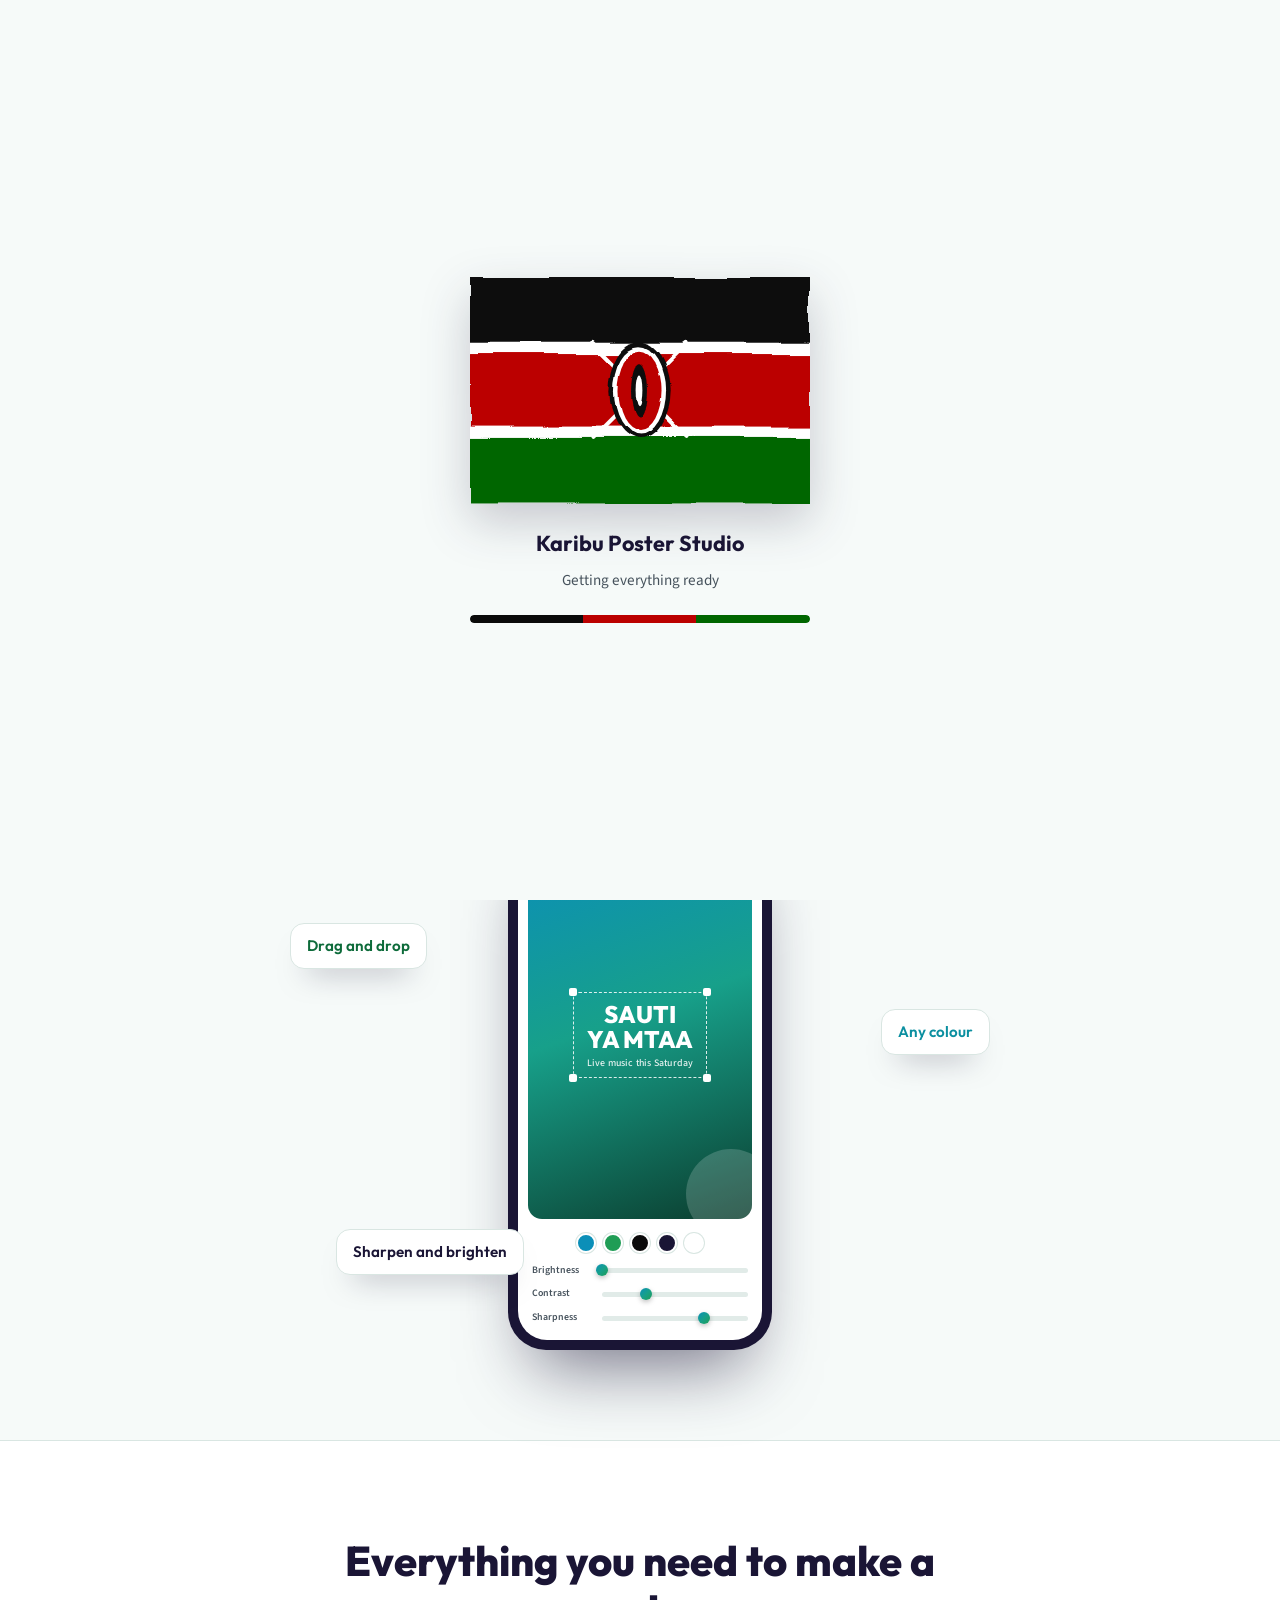
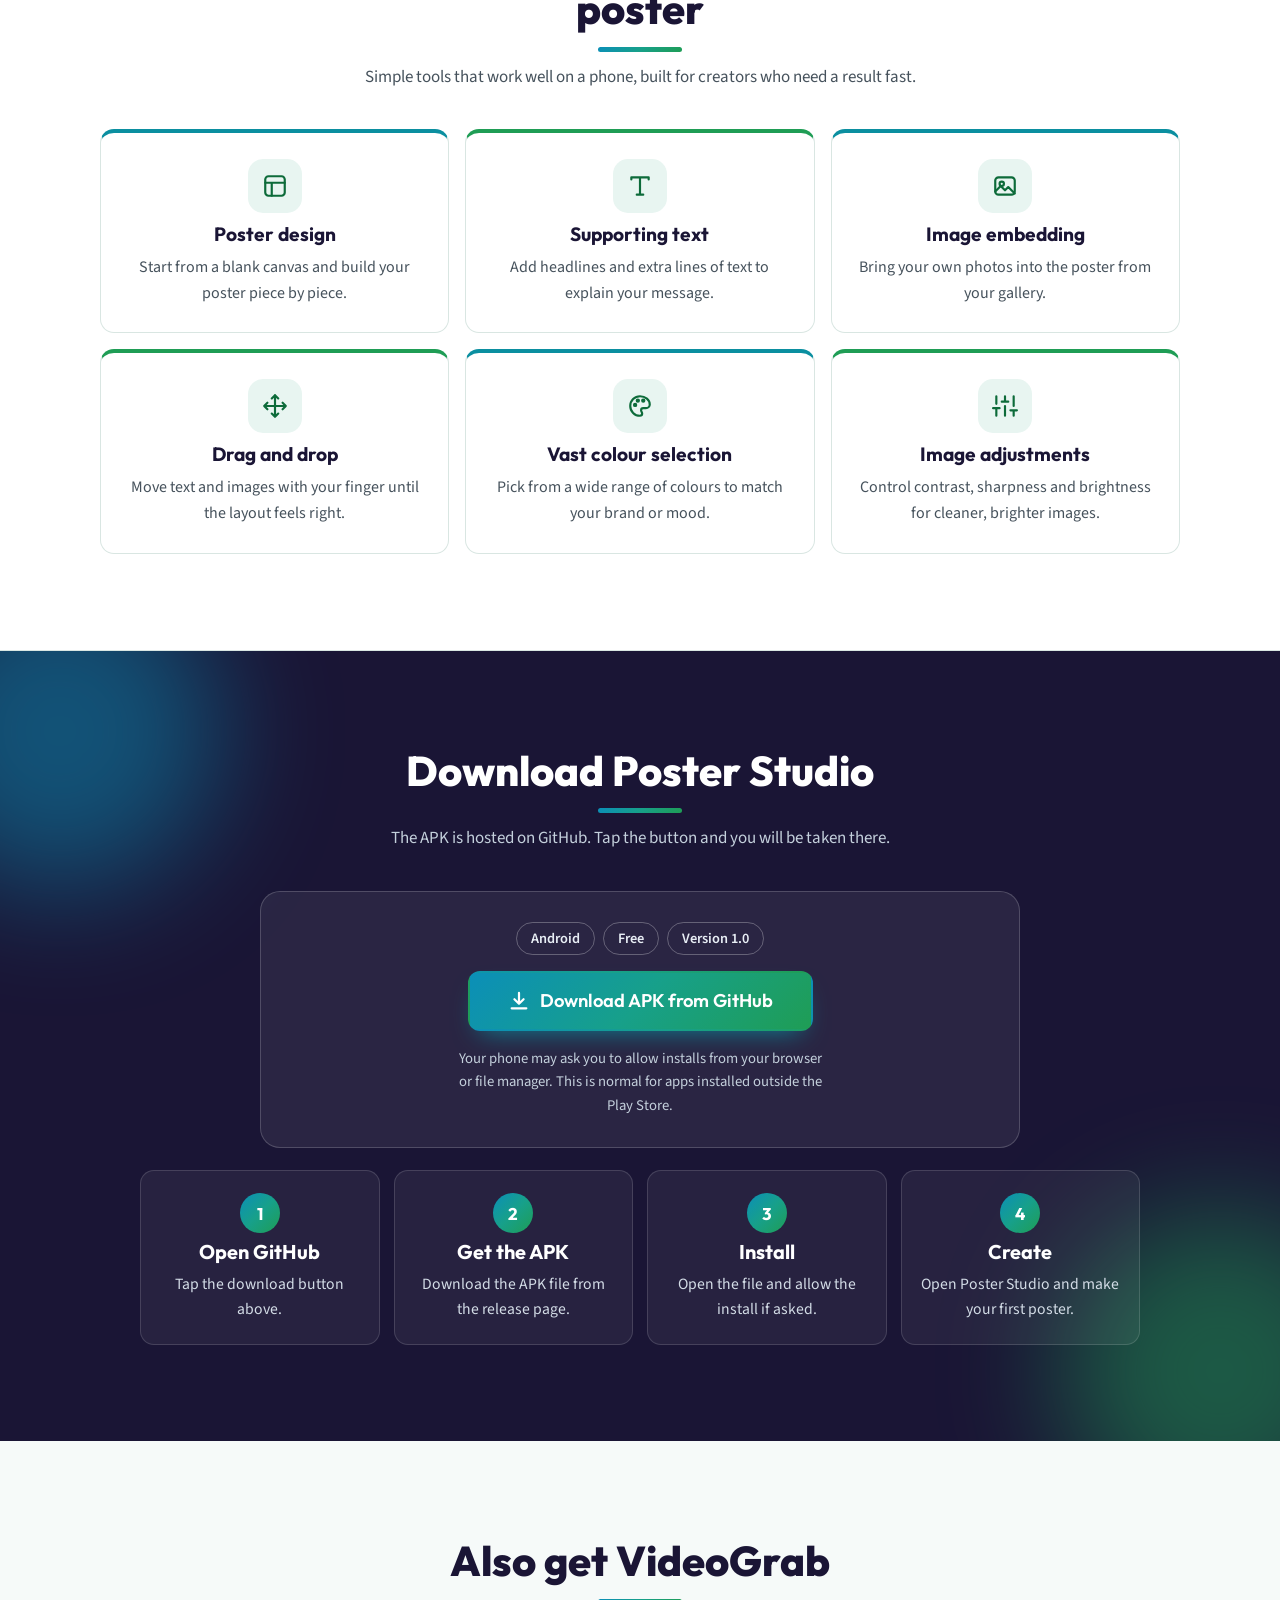
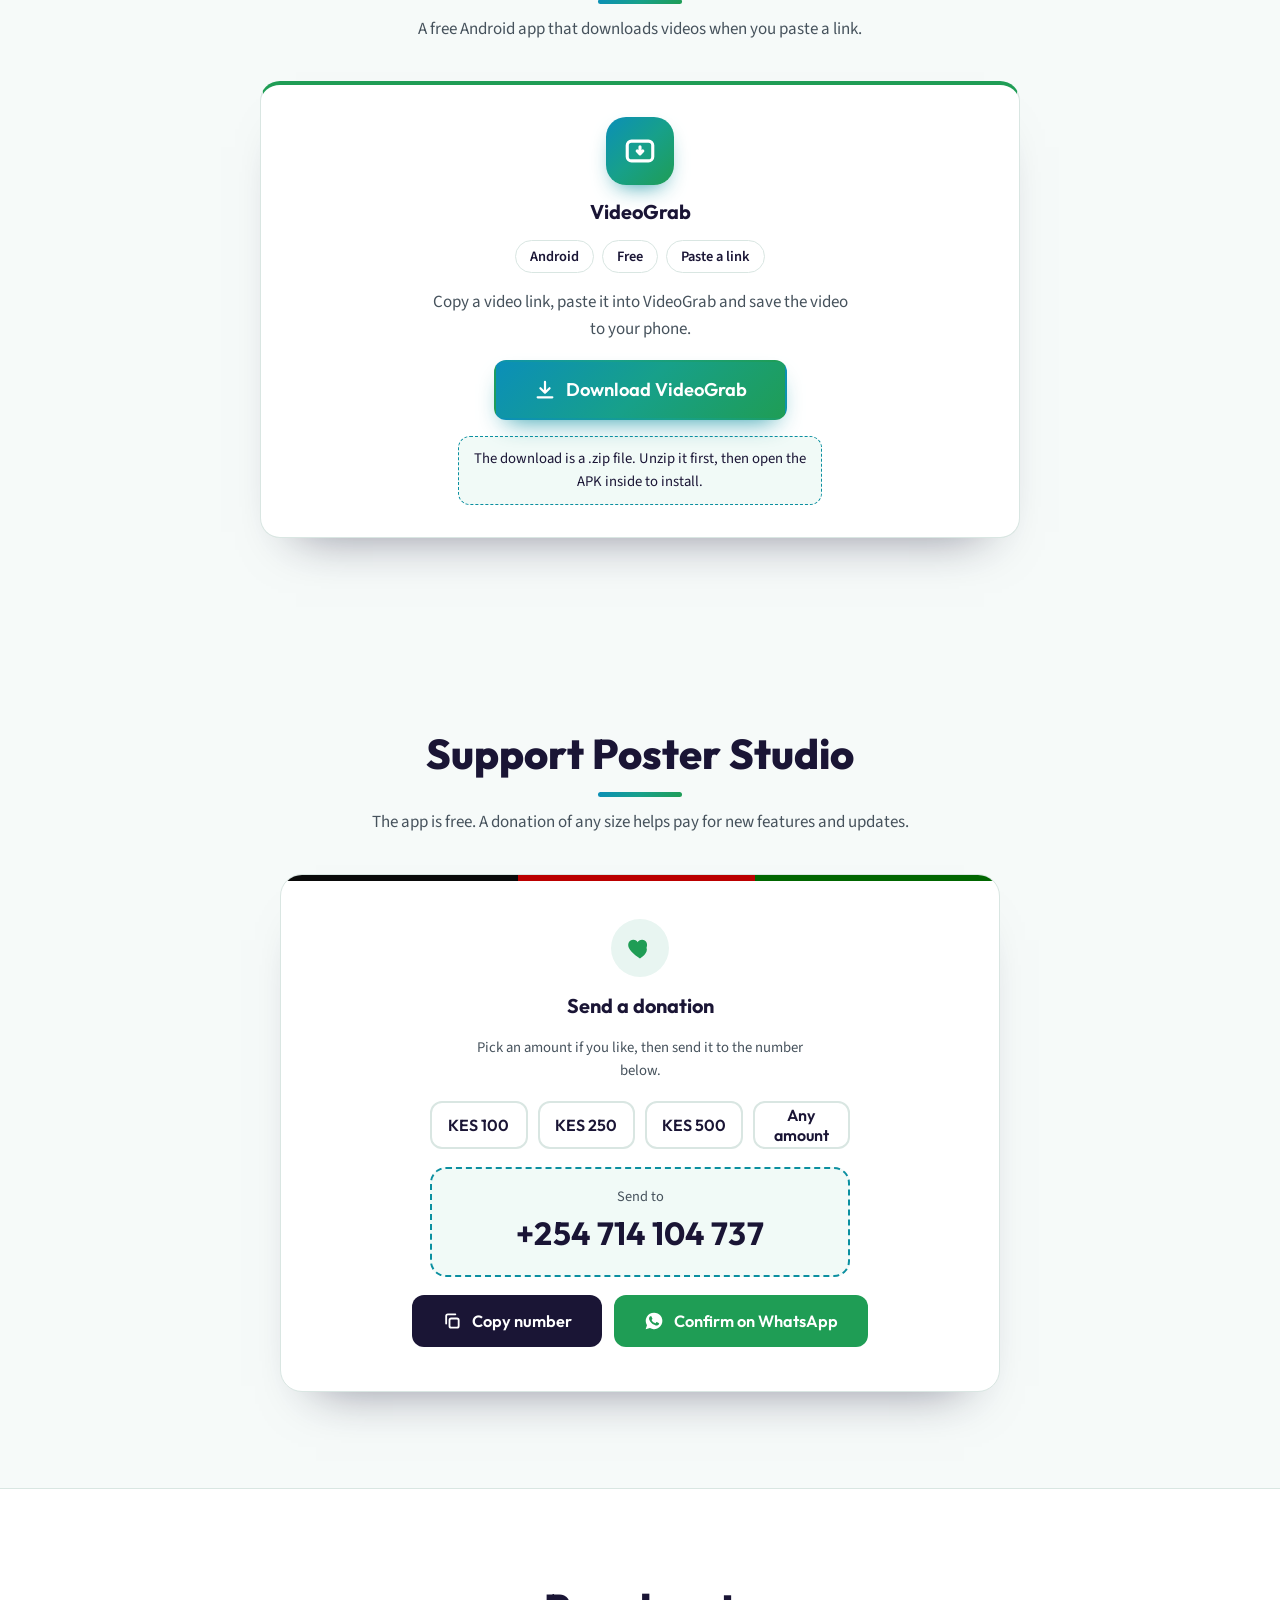
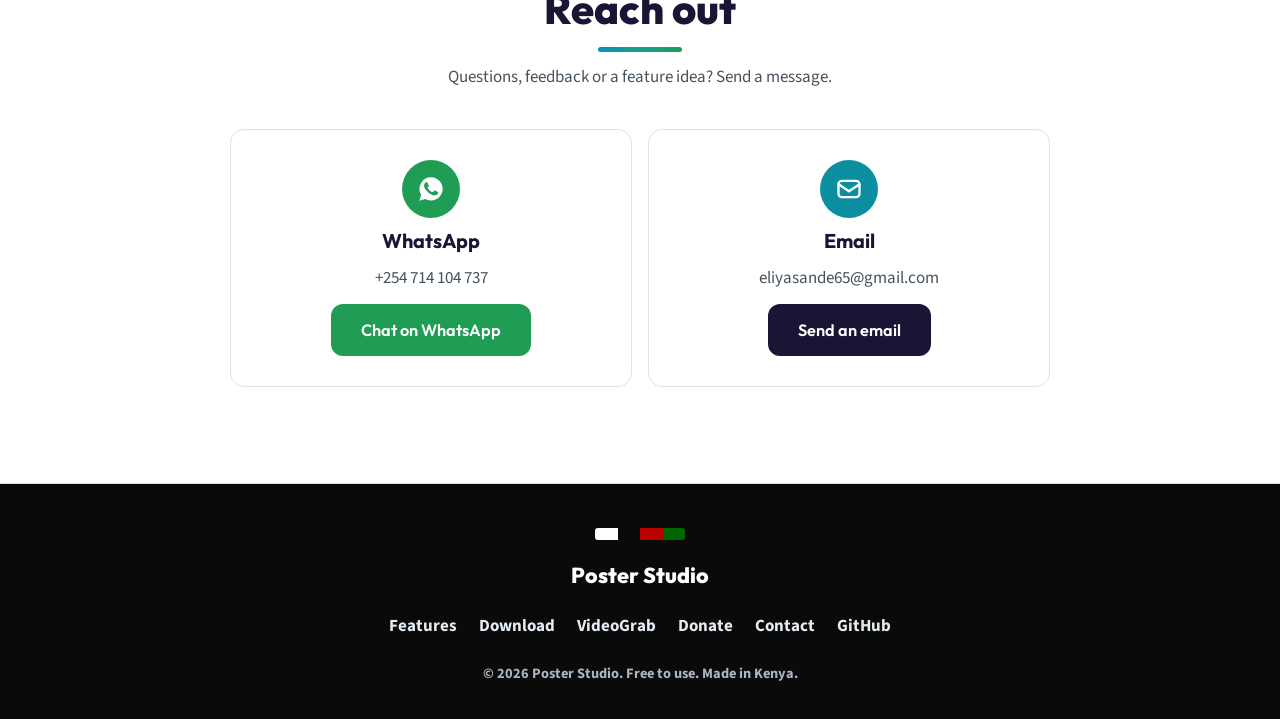
<file: index.html>
<!DOCTYPE html>
<html lang="en">
<head>
<meta charset="UTF-8">
<meta name="viewport" content="width=device-width, initial-scale=1, viewport-fit=cover">
<meta name="theme-color" content="#1a1535">
<title>Poster Studio | Free poster and image editor for Android</title>
<meta name="description" content="Poster Studio is a free Android app that helps content creators design and edit posters and images. Download the APK from GitHub.">
<link rel="preconnect" href="https://fonts.googleapis.com">
<link rel="preconnect" href="https://fonts.gstatic.com" crossorigin>
<link href="https://fonts.googleapis.com/css2?family=Outfit:wght@500;600;700;800&family=Source+Sans+3:wght@400;500;600;700&display=swap" rel="stylesheet">
<style>
:root{
  --bg:#f6faf9;
  --paper:#ffffff;
  --ink:#0a0a0a;
  --navy:#1a1535;
  --teal:#0b8fa0;
  --green:#1f9d55;
  --deep:#0d6b3a;
  --mix:linear-gradient(135deg,#0b8fb8 0%,#17a08a 50%,#1f9d55 100%);
  --line:#d9e6e2;
  --muted:#46525c;
  --radius:14px;
  --head:"Outfit","Segoe UI",system-ui,sans-serif;
  --body:"Source Sans 3","Segoe UI",system-ui,-apple-system,sans-serif;
}
*,*::before,*::after{box-sizing:border-box}
html{scroll-behavior:smooth;-webkit-text-size-adjust:100%}
body{margin:0;background:var(--bg);color:var(--ink);font-family:var(--body);font-size:17px;line-height:1.6;text-align:center;overflow-x:hidden}
img,svg{max-width:100%}
a{color:inherit;text-decoration:none}
h1,h2,h3{font-family:var(--head);margin:0;line-height:1.15;color:var(--navy)}
p{margin:0}
:focus-visible{outline:3px solid var(--teal);outline-offset:3px;border-radius:6px}
.wrap{width:100%;max-width:1120px;margin:0 auto;padding:0 20px}

/* ---------- Kenyan flag loader ---------- */
#loader{position:fixed;inset:0;z-index:1000;background:var(--bg);display:flex;flex-direction:column;align-items:center;justify-content:center;gap:22px;padding:20px;transition:opacity .6s ease,visibility .6s ease}
#loader.done{opacity:0;visibility:hidden}
#loader .flag{width:min(340px,80vw);height:auto;filter:drop-shadow(0 18px 24px rgba(26,21,53,.22))}
#loader .l-title{font-family:var(--head);font-weight:700;font-size:1.35rem;color:var(--navy);animation:pulse 1.6s ease-in-out infinite}
#loader .l-sub{font-size:.95rem;color:var(--muted);margin-top:-14px}
.l-track{width:min(340px,80vw);height:8px;border-radius:99px;background:#e3ece9;overflow:hidden}
.l-fill{height:100%;width:0;border-radius:99px;background:linear-gradient(90deg,#0a0a0a 0 33.3%,#bb0000 33.3% 66.6%,#006600 66.6%);animation:fill 2.3s cubic-bezier(.6,.05,.3,1) forwards}
@keyframes fill{to{width:100%}}
@keyframes pulse{50%{opacity:.55}}

/* ---------- Scroll progress ---------- */
#progress{position:fixed;top:0;left:0;height:4px;width:0;background:var(--mix);z-index:900;transition:width .12s linear}

/* ---------- Top utility bar ---------- */
.topbar{background:var(--navy);color:#dfe8f0;font-size:.88rem}
.topbar .wrap{display:flex;flex-wrap:wrap;justify-content:center;gap:4px 6px;padding-top:8px;padding-bottom:8px}
.topbar a{padding:4px 12px;border-radius:6px;transition:background .25s,color .25s}
.topbar a:hover{background:rgba(255,255,255,.12);color:#fff}
.topbar a.on{background:var(--mix);color:#fff;font-weight:600}

/* ---------- Header and nav ---------- */
.site-header{position:sticky;top:0;z-index:800;background:rgba(255,255,255,.94);backdrop-filter:blur(10px);-webkit-backdrop-filter:blur(10px);border-bottom:1px solid var(--line);transition:box-shadow .3s}
.site-header.scrolled{box-shadow:0 8px 24px -14px rgba(26,21,53,.35)}
.hbar{display:flex;align-items:center;justify-content:center;position:relative;min-height:64px}
.brand{display:inline-flex;align-items:center;gap:10px;font-family:var(--head);font-weight:800;font-size:1.35rem;color:var(--navy)}
.brand-mark{width:38px;height:38px;border-radius:11px;background:var(--mix);display:grid;place-items:center;box-shadow:0 6px 14px -6px rgba(11,143,160,.8);transition:transform .4s}
.brand:hover .brand-mark{transform:rotate(-8deg) scale(1.08)}
.burger{position:absolute;right:0;width:46px;height:46px;border:1px solid var(--line);background:#fff;border-radius:12px;cursor:pointer;display:grid;place-items:center;transition:transform .15s}
.burger:active{transform:scale(.9)}
.burger span{display:block;width:20px;height:2px;background:var(--navy);border-radius:2px;position:relative;transition:background .2s}
.burger span::before,.burger span::after{content:"";position:absolute;left:0;width:20px;height:2px;background:var(--navy);border-radius:2px;transition:transform .3s,top .3s}
.burger span::before{top:-6px}.burger span::after{top:6px}
.burger[aria-expanded="true"] span{background:transparent}
.burger[aria-expanded="true"] span::before{top:0;transform:rotate(45deg)}
.burger[aria-expanded="true"] span::after{top:0;transform:rotate(-45deg)}
.nav{max-height:0;overflow:hidden;transition:max-height .45s ease}
.nav.open{max-height:380px}
.nav ul{list-style:none;margin:0;padding:6px 0 16px;display:flex;flex-direction:column;gap:4px}
.nav a{display:block;padding:12px;border-radius:10px;font-weight:600;color:var(--navy);transition:background .25s,color .25s}
.nav a:hover,.nav a.active{background:#e8f5f1;color:var(--deep)}

/* ---------- Buttons ---------- */
.btn{position:relative;overflow:hidden;display:inline-flex;align-items:center;justify-content:center;gap:10px;min-height:52px;padding:0 28px;border-radius:12px;border:2px solid transparent;font-family:var(--head);font-weight:600;font-size:1.02rem;cursor:pointer;transition:transform .15s,box-shadow .3s,background .3s,color .3s;-webkit-tap-highlight-color:transparent}
.btn:active{transform:scale(.95)}
.btn.primary{background:var(--mix);color:#fff;box-shadow:0 12px 26px -12px rgba(11,143,160,.9)}
.btn.primary:hover{box-shadow:0 16px 30px -10px rgba(31,157,85,.9);transform:translateY(-2px)}
.btn.dark{background:var(--navy);color:#fff}
.btn.dark:hover{background:#000;transform:translateY(-2px)}
.btn.ghost{background:#fff;color:var(--navy);border-color:var(--line)}
.btn.ghost:hover{border-color:var(--teal);color:var(--deep);transform:translateY(-2px)}
.btn.wa{background:#1f9d55;color:#fff}
.btn.wa:hover{background:#0d6b3a;transform:translateY(-2px)}
.btn.big{min-height:60px;padding:0 38px;font-size:1.15rem}
.btn svg{flex:none}
.ripple{position:absolute;border-radius:50%;background:rgba(255,255,255,.5);transform:scale(0);animation:rip .65s ease-out;pointer-events:none}
.btn.ghost .ripple{background:rgba(11,143,160,.25)}
@keyframes rip{to{transform:scale(4);opacity:0}}
.btn-row{display:flex;flex-direction:column;align-items:stretch;gap:12px;width:100%;max-width:420px;margin:0 auto}

/* ---------- Hero ---------- */
.hero{position:relative;padding:48px 0 70px;background:
  radial-gradient(900px 380px at 15% -10%,rgba(11,143,184,.14),transparent 60%),
  radial-gradient(800px 380px at 90% 0%,rgba(31,157,85,.14),transparent 60%),var(--bg)}
.notice{display:inline-flex;align-items:center;gap:8px;background:#fff;border:1px solid var(--line);padding:6px 16px;border-radius:99px;font-weight:600;font-size:.92rem;color:var(--deep)}
.notice i{width:9px;height:9px;border-radius:50%;background:var(--green);box-shadow:0 0 0 0 rgba(31,157,85,.6);animation:ping 1.8s infinite}
@keyframes ping{70%{box-shadow:0 0 0 10px rgba(31,157,85,0)}100%{box-shadow:0 0 0 0 rgba(31,157,85,0)}}
.hero h1{font-size:clamp(2.2rem,8.4vw,4rem);font-weight:800;margin:20px auto 16px;max-width:15ch}
.hero h1 .grad{background:var(--mix);-webkit-background-clip:text;background-clip:text;color:transparent}
.lead{max-width:60ch;margin:0 auto 28px;color:var(--muted);font-size:1.12rem}
.facts{display:grid;grid-template-columns:repeat(3,1fr);gap:10px;max-width:520px;margin:34px auto 0}
.fact{background:#fff;border:1px solid var(--line);border-radius:var(--radius);padding:14px 6px}
.fact b{display:block;font-family:var(--head);font-size:1.3rem;color:var(--navy)}
.fact span{font-size:.85rem;color:var(--muted)}

/* phone mockup */
.stage{position:relative;margin:48px auto 0;width:100%;max-width:760px}
.phone{width:min(264px,72vw);aspect-ratio:9/18.2;margin:0 auto;background:var(--navy);border-radius:38px;padding:10px;box-shadow:0 40px 70px -26px rgba(26,21,53,.6);animation:float 6s ease-in-out infinite;position:relative;z-index:2}
@keyframes float{50%{transform:translateY(-12px)}}
.screen{height:100%;background:#fff;border-radius:29px;overflow:hidden;display:flex;flex-direction:column}
.notch{width:70px;height:6px;border-radius:9px;background:#e2e8e6;margin:9px auto 4px}
.poster{position:relative;flex:1;margin:6px 10px;border-radius:14px;background:linear-gradient(160deg,#0b8fb8 0%,#17a08a 45%,#0b3d2e 100%);color:#fff;overflow:hidden;display:grid;place-items:center}
.p-circle{position:absolute;width:90px;height:90px;border-radius:50%;right:-24px;bottom:-20px;background:rgba(255,255,255,.18);animation:drift 7s ease-in-out infinite alternate}
.p-bar{position:absolute;left:0;top:18px;width:46%;height:10px;background:#fff;opacity:.9;border-radius:0 6px 6px 0}
.p-text{position:relative;padding:10px 14px;font-family:var(--head);font-weight:800;font-size:1.5rem;line-height:1.05;animation:drag 6s ease-in-out infinite alternate}
.p-text small{display:block;font-family:var(--body);font-weight:500;font-size:.62rem;letter-spacing:.02em;margin-top:6px;opacity:.9}
.p-text::before{content:"";position:absolute;inset:0;border:1.5px dashed #fff;border-radius:6px;opacity:.85}
.p-text i{position:absolute;width:8px;height:8px;background:#fff;border-radius:2px}
.p-text i:nth-of-type(1){left:-4px;top:-4px}.p-text i:nth-of-type(2){right:-4px;top:-4px}
.p-text i:nth-of-type(3){left:-4px;bottom:-4px}.p-text i:nth-of-type(4){right:-4px;bottom:-4px}
@keyframes drag{0%{transform:translate(-14px,-18px)}100%{transform:translate(14px,20px)}}
@keyframes drift{to{transform:translate(-16px,-20px) scale(1.15)}}
.tools{padding:8px 14px 14px;display:grid;gap:8px}
.sw{display:flex;justify-content:center;gap:7px;margin-bottom:2px}
.sw i{width:20px;height:20px;border-radius:50%;border:2px solid #fff;box-shadow:0 0 0 1px var(--line);animation:pop 3s ease-in-out infinite}
.sw i:nth-child(2){animation-delay:.3s}.sw i:nth-child(3){animation-delay:.6s}.sw i:nth-child(4){animation-delay:.9s}.sw i:nth-child(5){animation-delay:1.2s}
@keyframes pop{50%{transform:scale(1.25)}}
.sl{display:grid;grid-template-columns:62px 1fr;align-items:center;gap:8px;font-size:.62rem;font-weight:600;color:var(--muted);text-align:left}
.sl div{height:5px;border-radius:9px;background:#e1ebe8;position:relative}
.sl div::after{content:"";position:absolute;top:50%;left:var(--a);width:12px;height:12px;border-radius:50%;background:var(--mix);transform:translate(-50%,-50%);box-shadow:0 2px 5px rgba(0,0,0,.25);animation:slide 4s ease-in-out infinite alternate}
.sl:nth-child(3) div::after{animation-delay:-1.2s;--a:30%}
.sl:nth-child(4) div::after{animation-delay:-2.4s;--a:70%}
@keyframes slide{0%{left:15%}100%{left:85%}}
.chip{display:none;position:absolute;background:#fff;border:1px solid var(--line);border-radius:14px;padding:10px 16px;font-family:var(--head);font-weight:600;font-size:.95rem;box-shadow:0 18px 30px -18px rgba(26,21,53,.5);z-index:3;animation:float 5s ease-in-out infinite}
.chip.c1{left:4%;top:20%;color:var(--deep)}
.chip.c2{right:4%;top:36%;animation-delay:-2s;color:var(--teal)}
.chip.c3{left:10%;bottom:14%;animation-delay:-3.4s;color:var(--navy)}

/* ---------- Sections ---------- */
.section{padding:72px 0}
.section.alt{background:#fff;border-top:1px solid var(--line);border-bottom:1px solid var(--line)}
.sec-head{max-width:640px;margin:0 auto 38px}
.sec-head h2{font-size:clamp(1.8rem,6vw,2.6rem);font-weight:800}
.sec-head h2::after{content:"";display:block;width:0;height:5px;border-radius:9px;background:var(--mix);margin:14px auto 0;transition:width .9s .2s ease}
.sec-head.in h2::after{width:84px}
.sec-head p{margin-top:12px;color:var(--muted)}

.grid{display:grid;gap:16px;grid-template-columns:1fr}
.card{background:#fff;border:1px solid var(--line);border-top:4px solid var(--teal);border-radius:var(--radius);padding:26px 22px;display:flex;flex-direction:column;align-items:center;gap:10px;transition:transform .3s,box-shadow .3s,border-color .3s}
.card:nth-child(even){border-top-color:var(--green)}
.card:hover{transform:translateY(-6px);box-shadow:0 24px 40px -26px rgba(26,21,53,.5)}
.card .ic{width:54px;height:54px;border-radius:15px;background:#e8f5f1;color:var(--deep);display:grid;place-items:center;transition:background .3s,color .3s,transform .4s}
.card:hover .ic{background:var(--mix);color:#fff;transform:rotate(-6deg) scale(1.06)}
.card h3{font-size:1.2rem}
.card p{color:var(--muted);font-size:1rem}

/* download */
.get{background:var(--navy);color:#e8eef5;position:relative;overflow:hidden}
.get::before,.get::after{content:"";position:absolute;border-radius:50%;filter:blur(60px);opacity:.5;pointer-events:none}
.get::before{width:320px;height:320px;background:#0b8fb8;left:-100px;top:-80px}
.get::after{width:320px;height:320px;background:#1f9d55;right:-100px;bottom:-90px}
.get .wrap{position:relative;z-index:1}
.get h2,.get h3{color:#fff}
.get .sec-head p{color:#c4d0dc}
.get-panel{background:rgba(255,255,255,.07);border:1px solid rgba(255,255,255,.18);border-radius:20px;padding:30px 20px;max-width:760px;margin:0 auto 22px;display:flex;flex-direction:column;align-items:center;gap:16px}
.get-panel .meta{display:flex;flex-wrap:wrap;justify-content:center;gap:8px}
.tag{border:1px solid rgba(255,255,255,.28);padding:4px 14px;border-radius:99px;font-size:.9rem;font-weight:600}
.small{font-size:.92rem;color:#c4d0dc;max-width:52ch}
.steps{display:grid;gap:14px;grid-template-columns:1fr;max-width:1000px;margin:0 auto}
.step{background:rgba(255,255,255,.06);border:1px solid rgba(255,255,255,.14);border-radius:var(--radius);padding:22px 18px;display:flex;flex-direction:column;align-items:center;gap:8px;transition:transform .3s,background .3s}
.step:hover{transform:translateY(-5px);background:rgba(255,255,255,.12)}
.step .n{width:40px;height:40px;border-radius:50%;background:var(--mix);color:#fff;display:grid;place-items:center;font-family:var(--head);font-weight:700}
.step p{font-size:.98rem;color:#d3dce6}


/* videograb */
.vg-card{max-width:760px;margin:0 auto;background:#fff;border:1px solid var(--line);border-top:4px solid var(--green);border-radius:20px;padding:32px 20px;display:flex;flex-direction:column;align-items:center;gap:16px;box-shadow:0 30px 50px -36px rgba(26,21,53,.55);transition:transform .3s,box-shadow .3s}
.vg-card:hover{transform:translateY(-6px);box-shadow:0 34px 54px -32px rgba(26,21,53,.6)}
.vg-ic{width:68px;height:68px;border-radius:20px;background:var(--mix);color:#fff;display:grid;place-items:center;box-shadow:0 10px 22px -10px rgba(11,143,160,.9);animation:float 5s ease-in-out infinite}
.vg-card .tag{border-color:var(--line);color:var(--navy)}
.vg-card .meta{display:flex;flex-wrap:wrap;justify-content:center;gap:8px}
.vg-card p{color:var(--muted);max-width:52ch}
.vg-card .vg-note{font-size:.92rem;background:#f1faf7;border:1px dashed var(--teal);border-radius:12px;padding:10px 14px;color:var(--navy)}

/* donate */
.donate-card{max-width:720px;margin:0 auto;background:#fff;border:1px solid var(--line);border-radius:22px;padding:34px 20px;display:flex;flex-direction:column;align-items:center;gap:18px;box-shadow:0 30px 50px -36px rgba(26,21,53,.55);position:relative;overflow:hidden}
.donate-card::before{content:"";position:absolute;left:0;right:0;top:0;height:6px;background:linear-gradient(90deg,#0a0a0a 0 33%,#bb0000 33% 66%,#006600 66%)}
.heart{width:58px;height:58px;border-radius:50%;background:#e8f5f1;color:var(--green);display:grid;place-items:center;animation:beat 1.8s ease-in-out infinite}
@keyframes beat{0%,100%{transform:scale(1)}15%{transform:scale(1.15)}30%{transform:scale(1)}45%{transform:scale(1.1)}}
.amounts{display:grid;grid-template-columns:repeat(2,1fr);gap:10px;width:100%;max-width:420px}
.amt{min-height:48px;border-radius:12px;border:2px solid var(--line);background:#fff;font-family:var(--head);font-weight:600;font-size:1rem;color:var(--navy);cursor:pointer;transition:transform .15s,border-color .25s,background .25s,color .25s}
.amt:active{transform:scale(.94)}
.amt:hover{border-color:var(--teal)}
.amt.sel{background:var(--mix);color:#fff;border-color:transparent}
.numbox{width:100%;max-width:420px;border:2px dashed var(--teal);border-radius:16px;padding:16px;background:#f1faf7}
.numbox span{display:block;font-size:.9rem;color:var(--muted)}
.numbox strong{display:block;font-family:var(--head);font-size:clamp(1.5rem,6.5vw,2rem);color:var(--navy);letter-spacing:.01em}
.note{font-size:.92rem;color:var(--muted);max-width:50ch}

/* contact */
.contact-grid{display:grid;gap:16px;grid-template-columns:1fr;max-width:820px;margin:0 auto}
.c-card{background:#fff;border:1px solid var(--line);border-radius:var(--radius);padding:30px 20px;display:flex;flex-direction:column;align-items:center;gap:12px;transition:transform .3s,box-shadow .3s}
.c-card:hover{transform:translateY(-6px);box-shadow:0 24px 40px -26px rgba(26,21,53,.5)}
.c-card .ic{width:58px;height:58px;border-radius:50%;display:grid;place-items:center;color:#fff}
.c-card .ic.g{background:var(--green)}.c-card .ic.b{background:var(--teal)}
.c-card p{color:var(--muted);word-break:break-word}

/* footer: always bold */
footer{background:var(--ink);color:#e5ecf2;padding:44px 0 34px;font-weight:700}
footer *{font-weight:700}
.f-flag{display:flex;width:90px;height:12px;margin:0 auto 18px;border-radius:3px;overflow:hidden}
.f-flag i{flex:1}
.f-links{display:flex;flex-wrap:wrap;justify-content:center;gap:6px 18px;margin:16px 0}
.f-links a{padding:4px 2px;border-bottom:2px solid transparent;transition:border-color .25s,color .25s}
.f-links a:hover{border-color:var(--green);color:#fff}
footer .brand{color:#fff}
footer small{display:block;color:#aab6c2;font-size:.9rem;margin-top:6px}

/* toast */
.toast{position:fixed;left:50%;bottom:24px;transform:translate(-50%,30px);background:var(--navy);color:#fff;padding:13px 22px;border-radius:12px;font-weight:600;font-size:.96rem;max-width:92vw;opacity:0;pointer-events:none;transition:opacity .3s,transform .3s;z-index:1100;box-shadow:0 18px 30px -14px rgba(0,0,0,.5);border-left:5px solid var(--green)}
.toast.show{opacity:1;transform:translate(-50%,0)}

/* scroll reveal */
.rv{opacity:0;transform:translateY(26px);transition:opacity .7s ease,transform .7s ease;transition-delay:var(--d,0s)}
.rv.in{opacity:1;transform:none}

/* ---------- Larger screens ---------- */
@media (min-width:640px){
  .btn-row{flex-direction:row;justify-content:center;max-width:none;width:auto}
  .grid{grid-template-columns:repeat(2,1fr)}
  .steps{grid-template-columns:repeat(2,1fr)}
  .contact-grid{grid-template-columns:repeat(2,1fr)}
  .amounts{grid-template-columns:repeat(4,1fr)}
  .chip{display:block}
}
@media (min-width:900px){
  .burger{display:none}
  .hbar{gap:44px}
  .nav{max-height:none;overflow:visible}
  .nav ul{flex-direction:row;padding:0;gap:6px}
  .nav a{padding:10px 18px}
  .grid{grid-template-columns:repeat(3,1fr)}
  .steps{grid-template-columns:repeat(4,1fr)}
  .hero{padding:64px 0 90px}
  .section{padding:96px 0}
  .donate-card{padding:44px 40px}
}
@media (prefers-reduced-motion:reduce){
  *,*::before,*::after{animation-duration:.01ms!important;animation-iteration-count:1!important;transition-duration:.01ms!important;scroll-behavior:auto!important}
  .rv{opacity:1;transform:none}
}
</style>
</head>
<body>

<!-- Kenyan flag loader -->
<div id="loader" role="status" aria-label="Loading Poster Studio">
  <svg class="flag" viewBox="0 0 300 200" aria-hidden="true">
    <defs>
      <filter id="wave" x="-5%" y="-8%" width="110%" height="116%">
        <feTurbulence type="fractalNoise" baseFrequency="0.008 0.03" numOctaves="1" seed="3" result="n">
          <animate attributeName="baseFrequency" dur="3.2s" values="0.008 0.03;0.013 0.05;0.008 0.03" repeatCount="indefinite"/>
        </feTurbulence>
        <feDisplacementMap in="SourceGraphic" in2="n" scale="9" xChannelSelector="R" yChannelSelector="G"/>
      </filter>
      <clipPath id="unfurl">
        <rect x="0" y="0" width="0" height="200">
          <animate attributeName="width" from="0" to="300" dur="1.5s" begin="0.15s" fill="freeze"/>
        </rect>
      </clipPath>
    </defs>
    <g filter="url(#wave)">
      <g clip-path="url(#unfurl)">
        <rect width="300" height="200" fill="#fff"/>
        <rect y="0" width="300" height="58" fill="#0a0a0a"/>
        <rect y="68" width="300" height="64" fill="#bb0000"/>
        <rect y="142" width="300" height="58" fill="#006600"/>
        <g stroke="#fff" stroke-width="3.5" stroke-linecap="round">
          <line x1="108" y1="58" x2="192" y2="142"/>
          <line x1="192" y1="58" x2="108" y2="142"/>
        </g>
        <g transform="translate(150 100)">
          <ellipse rx="27" ry="43" fill="#0a0a0a"/>
          <ellipse rx="23" ry="39" fill="#fff"/>
          <ellipse rx="19" ry="35" fill="#bb0000"/>
          <ellipse rx="7" ry="24" fill="#0a0a0a"/>
          <ellipse rx="3" ry="14" fill="#fff"/>
        </g>
      </g>
    </g>
  </svg>
  <div class="l-title">Karibu Poster Studio</div>
  <div class="l-sub">Getting everything ready</div>
  <div class="l-track"><div class="l-fill"></div></div>
</div>

<div id="progress"></div>

<!-- Utility bar -->
<div class="topbar">
  <div class="wrap">
    <a href="#home" class="on">Poster Studio</a>
    <a href="#get" data-link="github" target="_blank" rel="noopener noreferrer">GitHub</a>
    <a href="#donate">Donate</a>
    <a href="#contact">Contact</a>
  </div>
</div>

<!-- Header -->
<header class="site-header" id="top">
  <div class="wrap">
    <div class="hbar">
      <a href="#home" class="brand" aria-label="Poster Studio home">
        <span class="brand-mark">
          <svg width="22" height="22" viewBox="0 0 24 24" fill="none" stroke="#fff" stroke-width="2.2" stroke-linecap="round" stroke-linejoin="round"><rect x="4" y="3" width="16" height="18" rx="3"/><circle cx="9.5" cy="9" r="1.8"/><path d="M4 17l5-5 4 4 3-3 4 4"/></svg>
        </span>
        Poster Studio
      </a>
      <button class="burger" id="burger" aria-label="Open menu" aria-expanded="false" aria-controls="nav"><span></span></button>
      <nav class="nav" id="nav" aria-label="Main">
        <ul>
          <li><a href="#home" class="active">Home</a></li>
          <li><a href="#features">Features</a></li>
          <li><a href="#get">Download</a></li>
          <li><a href="#videograb">VideoGrab</a></li>
          <li><a href="#donate">Donate</a></li>
          <li><a href="#contact">Contact</a></li>
        </ul>
      </nav>
    </div>
  </div>
</header>

<main>
<!-- Hero -->
<section class="hero" id="home">
  <div class="wrap">
    <span class="notice rv"><i></i> Free for every content creator</span>
    <h1 class="rv" style="--d:.08s">Design posters and edit images <span class="grad">on your phone</span></h1>
    <p class="lead rv" style="--d:.16s">Poster Studio is a free Android app for creating posters, adding text and images, and fine-tuning every colour. Download the APK from GitHub and start creating.</p>
    <div class="btn-row rv" style="--d:.24s">
      <a class="btn primary big" data-link="apk" href="#get">
        <svg width="22" height="22" viewBox="0 0 24 24" fill="none" stroke="currentColor" stroke-width="2.4" stroke-linecap="round" stroke-linejoin="round"><path d="M12 3v12m0 0l-5-5m5 5l5-5M4 20h16"/></svg>
        Download APK
      </a>
      <a class="btn ghost big" href="#features">See features</a>
    </div>

    <div class="facts rv" style="--d:.3s">
      <div class="fact"><b>Free</b><span>No cost</span></div>
      <div class="fact"><b>Android</b><span>APK file</span></div>
      <div class="fact"><b data-text="version">1.0</b><span>Version</span></div>
    </div>

    <div class="stage rv" style="--d:.2s">
      <div class="chip c1">Drag and drop</div>
      <div class="chip c2">Any colour</div>
      <div class="chip c3">Sharpen and brighten</div>
      <div class="phone" aria-label="Poster Studio app preview">
        <div class="screen">
          <div class="notch"></div>
          <div class="poster">
            <div class="p-bar"></div>
            <div class="p-circle"></div>
            <div class="p-text">SAUTI<br>YA MTAA<small>Live music this Saturday</small><i></i><i></i><i></i><i></i></div>
          </div>
          <div class="tools">
            <div class="sw"><i style="background:#0b8fb8"></i><i style="background:#1f9d55"></i><i style="background:#0a0a0a"></i><i style="background:#1a1535"></i><i style="background:#fff"></i></div>
            <div class="sl">Brightness<div></div></div>
            <div class="sl">Contrast<div></div></div>
            <div class="sl">Sharpness<div></div></div>
          </div>
        </div>
      </div>
    </div>
  </div>
</section>

<!-- Features -->
<section class="section alt" id="features">
  <div class="wrap">
    <div class="sec-head rv">
      <h2>Everything you need to make a poster</h2>
      <p>Simple tools that work well on a phone, built for creators who need a result fast.</p>
    </div>
    <div class="grid">
      <article class="card rv">
        <div class="ic"><svg width="26" height="26" viewBox="0 0 24 24" fill="none" stroke="currentColor" stroke-width="2" stroke-linecap="round" stroke-linejoin="round"><rect x="3" y="3" width="18" height="18" rx="3"/><path d="M3 9h18M9 21V9"/></svg></div>
        <h3>Poster design</h3>
        <p>Start from a blank canvas and build your poster piece by piece.</p>
      </article>
      <article class="card rv" style="--d:.07s">
        <div class="ic"><svg width="26" height="26" viewBox="0 0 24 24" fill="none" stroke="currentColor" stroke-width="2" stroke-linecap="round" stroke-linejoin="round"><path d="M4 6V4h16v2M12 4v16M9 20h6"/></svg></div>
        <h3>Supporting text</h3>
        <p>Add headlines and extra lines of text to explain your message.</p>
      </article>
      <article class="card rv" style="--d:.14s">
        <div class="ic"><svg width="26" height="26" viewBox="0 0 24 24" fill="none" stroke="currentColor" stroke-width="2" stroke-linecap="round" stroke-linejoin="round"><rect x="3" y="4" width="18" height="16" rx="3"/><circle cx="9" cy="10" r="2"/><path d="M3 17l5-5 4 4 3-3 6 6"/></svg></div>
        <h3>Image embedding</h3>
        <p>Bring your own photos into the poster from your gallery.</p>
      </article>
      <article class="card rv">
        <div class="ic"><svg width="26" height="26" viewBox="0 0 24 24" fill="none" stroke="currentColor" stroke-width="2" stroke-linecap="round" stroke-linejoin="round"><path d="M5 9l-3 3 3 3M9 5l3-3 3 3M15 19l-3 3-3-3M19 9l3 3-3 3M2 12h20M12 2v20"/></svg></div>
        <h3>Drag and drop</h3>
        <p>Move text and images with your finger until the layout feels right.</p>
      </article>
      <article class="card rv" style="--d:.07s">
        <div class="ic"><svg width="26" height="26" viewBox="0 0 24 24" fill="none" stroke="currentColor" stroke-width="2" stroke-linecap="round" stroke-linejoin="round"><path d="M12 3a9 9 0 100 18c1.4 0 2-1 2-2 0-1.5-1-1.7-1-3 0-1 .8-2 2-2h2.5a3.5 3.5 0 003.5-3.5C21 6.5 17 3 12 3z"/><circle cx="7.5" cy="11" r="1"/><circle cx="10" cy="7" r="1"/><circle cx="15" cy="7" r="1"/></svg></div>
        <h3>Vast colour selection</h3>
        <p>Pick from a wide range of colours to match your brand or mood.</p>
      </article>
      <article class="card rv" style="--d:.14s">
        <div class="ic"><svg width="26" height="26" viewBox="0 0 24 24" fill="none" stroke="currentColor" stroke-width="2" stroke-linecap="round" stroke-linejoin="round"><path d="M4 21v-7M4 10V3M12 21v-9M12 8V3M20 21v-5M20 12V3M1 14h6M9 8h6M17 16h6"/></svg></div>
        <h3>Image adjustments</h3>
        <p>Control contrast, sharpness and brightness for cleaner, brighter images.</p>
      </article>
    </div>
  </div>
</section>

<!-- Download -->
<section class="section get" id="get">
  <div class="wrap">
    <div class="sec-head rv">
      <h2>Download Poster Studio</h2>
      <p>The APK is hosted on GitHub. Tap the button and you will be taken there.</p>
    </div>
    <div class="get-panel rv">
      <div class="meta">
        <span class="tag">Android</span>
        <span class="tag">Free</span>
        <span class="tag">Version <span data-text="version">1.0</span></span>
      </div>
      <a class="btn primary big" data-link="apk" href="#get">
        <svg width="22" height="22" viewBox="0 0 24 24" fill="none" stroke="currentColor" stroke-width="2.4" stroke-linecap="round" stroke-linejoin="round"><path d="M12 3v12m0 0l-5-5m5 5l5-5M4 20h16"/></svg>
        Download APK from GitHub
      </a>
      <p class="small">Your phone may ask you to allow installs from your browser or file manager. This is normal for apps installed outside the Play Store.</p>
    </div>
    <div class="steps">
      <div class="step rv"><span class="n">1</span><h3>Open GitHub</h3><p>Tap the download button above.</p></div>
      <div class="step rv" style="--d:.08s"><span class="n">2</span><h3>Get the APK</h3><p>Download the APK file from the release page.</p></div>
      <div class="step rv" style="--d:.16s"><span class="n">3</span><h3>Install</h3><p>Open the file and allow the install if asked.</p></div>
      <div class="step rv" style="--d:.24s"><span class="n">4</span><h3>Create</h3><p>Open Poster Studio and make your first poster.</p></div>
    </div>
  </div>
</section>

<!-- VideoGrab -->
<section class="section" id="videograb">
  <div class="wrap">
    <div class="sec-head rv">
      <h2>Also get VideoGrab</h2>
      <p>A free Android app that downloads videos when you paste a link.</p>
    </div>
    <div class="vg-card rv">
      <div class="vg-ic" aria-hidden="true"><svg width="34" height="34" viewBox="0 0 24 24" fill="none" stroke="currentColor" stroke-width="2.2" stroke-linecap="round" stroke-linejoin="round"><rect x="3" y="5" width="18" height="14" rx="3"/><path d="M12 9v5m0 0l-2-2m2 2l2-2"/></svg></div>
      <h3>VideoGrab</h3>
      <div class="meta">
        <span class="tag">Android</span>
        <span class="tag">Free</span>
        <span class="tag">Paste a link</span>
      </div>
      <p>Copy a video link, paste it into VideoGrab and save the video to your phone.</p>
      <a class="btn primary big" data-link="videograb" href="#videograb">
        <svg width="22" height="22" viewBox="0 0 24 24" fill="none" stroke="currentColor" stroke-width="2.4" stroke-linecap="round" stroke-linejoin="round"><path d="M12 3v12m0 0l-5-5m5 5l5-5M4 20h16"/></svg>
        Download VideoGrab
      </a>
      <p class="vg-note">The download is a .zip file. Unzip it first, then open the APK inside to install.</p>
    </div>
  </div>
</section>

<!-- Donate -->
<section class="section" id="donate">
  <div class="wrap">
    <div class="sec-head rv">
      <h2>Support Poster Studio</h2>
      <p>The app is free. A donation of any size helps pay for new features and updates.</p>
    </div>
    <div class="donate-card rv">
      <div class="heart" aria-hidden="true"><svg width="28" height="28" viewBox="0 0 24 24" fill="currentColor"><path d="M12 21s-7.5-4.6-9.6-9.2C1 8.6 2.7 5 6.2 5c2 0 3.2 1 3.8 2 .6-1 1.8-2 3.8-2 3.5 0 5.2 3.6 3.8 6.8C19.500 16.400 12 21 12 21z"/></svg></div>
      <h3>Send a donation</h3>
      <p class="note">Pick an amount if you like, then send it to the number below.</p>
      <div class="amounts" id="amounts">
        <button type="button" class="amt" data-amt="100">KES 100</button>
        <button type="button" class="amt" data-amt="250">KES 250</button>
        <button type="button" class="amt" data-amt="500">KES 500</button>
        <button type="button" class="amt" data-amt="">Any amount</button>
      </div>
      <div class="numbox">
        <span>Send to</span>
        <strong id="donNumber">+254 714 104 737</strong>
      </div>
      <div class="btn-row">
        <button type="button" class="btn dark" id="copyBtn">
          <svg width="20" height="20" viewBox="0 0 24 24" fill="none" stroke="currentColor" stroke-width="2.2" stroke-linecap="round" stroke-linejoin="round"><rect x="9" y="9" width="11" height="11" rx="2"/><path d="M5 15V6a2 2 0 012-2h9"/></svg>
          Copy number
        </button>
        <a class="btn wa" id="donWa" data-link="wa-donate" href="#donate" target="_blank" rel="noopener noreferrer">
          <svg width="20" height="20" viewBox="0 0 24 24" fill="currentColor"><path d="M12.040 2a9.900 9.900 0 00-8.480 14.980L2 22l5.180-1.510A9.900 9.900 0 1012.040 2zm5.770 14.020c-.25.700-1.440 1.340-1.980 1.390-.510.050-1.150.070-1.860-.160a16 16 0 01-1.680-.620c-2.950-1.270-4.870-4.240-5.020-4.440-.150-.200-1.200-1.600-1.200-3.050 0-1.450.760-2.160 1.030-2.450.270-.300.590-.370.790-.370h.570c.180 0 .430-.070.670.510.250.600.840 2.050.910 2.200.070.150.120.320.020.520-.100.200-.150.320-.300.490-.150.170-.310.380-.440.510-.150.150-.300.310-.130.600.170.300.770 1.270 1.650 2.050 1.130 1 2.080 1.320 2.380 1.470.300.150.470.120.640-.070.170-.200.740-.860.940-1.160.200-.300.400-.250.670-.150.270.100 1.740.820 2.040.970.300.150.500.220.570.350.080.120.080.720-.170 1.420z"/></svg>
          Confirm on WhatsApp
        </a>
      </div>
    </div>
  </div>
</section>

<!-- Contact -->
<section class="section alt" id="contact">
  <div class="wrap">
    <div class="sec-head rv">
      <h2>Reach out</h2>
      <p>Questions, feedback or a feature idea? Send a message.</p>
    </div>
    <div class="contact-grid">
      <div class="c-card rv">
        <div class="ic g"><svg width="28" height="28" viewBox="0 0 24 24" fill="currentColor"><path d="M12.040 2a9.900 9.900 0 00-8.480 14.980L2 22l5.180-1.510A9.900 9.900 0 1012.040 2zm5.770 14.020c-.25.700-1.440 1.340-1.980 1.390-.510.050-1.150.070-1.860-.160a16 16 0 01-1.680-.620c-2.950-1.270-4.870-4.240-5.020-4.440-.150-.200-1.200-1.600-1.200-3.050 0-1.450.760-2.160 1.030-2.450.270-.300.590-.370.790-.370h.570c.180 0 .430-.070.670.510.250.600.840 2.050.910 2.200.070.150.120.320.020.520-.100.200-.150.320-.300.490-.150.170-.310.380-.440.510-.150.150-.300.310-.130.600.170.300.770 1.270 1.650 2.050 1.130 1 2.080 1.320 2.380 1.470.300.150.470.120.640-.070.170-.200.740-.860.940-1.160.200-.300.400-.250.670-.150.270.100 1.740.820 2.040.970.300.150.500.220.570.350.080.120.080.720-.170 1.420z"/></svg></div>
        <h3>WhatsApp</h3>
        <p data-text="phone">+254 714 104 737</p>
        <a class="btn wa" data-link="wa" href="#contact" target="_blank" rel="noopener noreferrer">Chat on WhatsApp</a>
      </div>
      <div class="c-card rv" style="--d:.1s">
        <div class="ic b"><svg width="28" height="28" viewBox="0 0 24 24" fill="none" stroke="currentColor" stroke-width="2" stroke-linecap="round" stroke-linejoin="round"><rect x="3" y="5" width="18" height="14" rx="3"/><path d="M3 8l9 6 9-6"/></svg></div>
        <h3>Email</h3>
        <p data-text="email">eliyasande65@gmail.com</p>
        <a class="btn dark" data-link="mail" href="#contact">Send an email</a>
      </div>
    </div>
  </div>
</section>
</main>

<footer>
  <div class="wrap">
    <div class="f-flag" aria-hidden="true"><i style="background:#fff"></i><i style="background:#0a0a0a"></i><i style="background:#bb0000"></i><i style="background:#006600"></i></div>
    <a href="#home" class="brand">Poster Studio</a>
    <div class="f-links">
      <a href="#features">Features</a>
      <a href="#get">Download</a>
      <a href="#videograb">VideoGrab</a>
      <a href="#donate">Donate</a>
      <a href="#contact">Contact</a>
      <a href="#get" data-link="github" target="_blank" rel="noopener noreferrer">GitHub</a>
    </div>
    <small>&copy; <span id="yr">2026</span> Poster Studio. Free to use. Made in Kenya.</small>
  </div>
</footer>

<div class="toast" id="toast" role="status" aria-live="polite"></div>

<noscript><p style="position:fixed;bottom:0;left:0;right:0;background:#1a1535;color:#fff;padding:12px;margin:0">Please enable JavaScript so the download and contact links work.</p></noscript>

<!-- Edit all links in links.js -->
<script src="links.js"></script>
<script>
(function(){
  "use strict";
  var L = Object.assign({
    apkDownload:"", videograbDownload:"", githubPage:"", version:"1.0",
    whatsappNumber:"254714104737", donationNumberDisplay:"+254 714 104 737",
    email:"eliyasande65@gmail.com"
  }, window.LINKS || {});

  var $  = function(s,r){return (r||document).querySelector(s)};
  var $$ = function(s,r){return Array.prototype.slice.call((r||document).querySelectorAll(s))};
  var isSet = function(u){return !!u && !/YOUR-/i.test(u)};

  /* ---- Loader ---- */
  var loader = $("#loader"), started = Date.now(), loaded = document.readyState === "complete";
  function hideLoader(){
    var wait = Math.max(0, 2500 - (Date.now() - started));
    setTimeout(function(){ loader.classList.add("done"); setTimeout(function(){ loader.remove(); }, 800); }, wait);
  }
  if (loaded) hideLoader(); else window.addEventListener("load", hideLoader);
  setTimeout(function(){ if (document.body.contains(loader)) hideLoader(); }, 6000);

  /* ---- Toast ---- */
  var toastEl = $("#toast"), tt;
  function toast(msg){
    toastEl.textContent = msg; toastEl.classList.add("show");
    clearTimeout(tt); tt = setTimeout(function(){ toastEl.classList.remove("show"); }, 3200);
  }

  /* ---- Text from links.js ---- */
  $$('[data-text="version"]').forEach(function(e){ e.textContent = L.version; });
  $$('[data-text="phone"]').forEach(function(e){ e.textContent = L.donationNumberDisplay; });
  $$('[data-text="email"]').forEach(function(e){ e.textContent = L.email; });
  $("#donNumber").textContent = L.donationNumberDisplay;
  $("#yr").textContent = new Date().getFullYear();

  /* ---- Links ---- */
  var ghUrl = isSet(L.githubPage) ? L.githubPage : L.apkDownload;
  $$('[data-link="apk"]').forEach(function(a){
    a.href = isSet(L.apkDownload) ? L.apkDownload : "#get";
    if (isSet(L.apkDownload)){ a.target = "_blank"; a.rel = "noopener noreferrer"; }
    a.addEventListener("click", function(e){
      if (!isSet(L.apkDownload)){
        e.preventDefault();
        toast("The download link is not available yet. Please check back soon.");
      } else { toast("Taking you to GitHub…"); }
    });
  });
  $$('[data-link="videograb"]').forEach(function(a){
    a.href = isSet(L.videograbDownload) ? L.videograbDownload : "#videograb";
    a.addEventListener("click", function(e){
      if (!isSet(L.videograbDownload)){
        e.preventDefault();
        toast("The VideoGrab link is not available yet. Please check back soon.");
      } else { toast("Starting VideoGrab download…"); }
    });
  });
  $$('[data-link="github"]').forEach(function(a){
    if (isSet(ghUrl)) a.href = ghUrl;
    a.addEventListener("click", function(e){
      if (!isSet(ghUrl)){ e.preventDefault(); toast("The GitHub page is not available yet."); }
    });
  });
  var waBase = "https://wa.me/" + L.whatsappNumber;
  $$('[data-link="wa"]').forEach(function(a){
    a.href = waBase + "?text=" + encodeURIComponent("Hello, I am messaging about Poster Studio.");
  });
  $$('[data-link="mail"]').forEach(function(a){
    a.href = "mailto:" + L.email + "?subject=" + encodeURIComponent("Poster Studio");
  });

  /* ---- Donation ---- */
  var donWa = $("#donWa");
  function setDonMsg(amt){
    var msg = amt ? "Hello, I have just donated KES " + amt + " to support Poster Studio." :
                    "Hello, I have just donated to support Poster Studio.";
    donWa.href = waBase + "?text=" + encodeURIComponent(msg);
  }
  setDonMsg("");
  $$(".amt").forEach(function(b){
    b.addEventListener("click", function(){
      $$(".amt").forEach(function(x){ x.classList.remove("sel"); });
      b.classList.add("sel");
      setDonMsg(b.getAttribute("data-amt"));
    });
  });
  $("#copyBtn").addEventListener("click", function(){
    var num = L.donationNumberDisplay.replace(/\s/g, "");
    function ok(){ toast("Number copied: " + L.donationNumberDisplay); }
    function fallback(){
      var t = document.createElement("textarea"); t.value = num; t.style.position = "fixed"; t.style.opacity = "0";
      document.body.appendChild(t); t.select();
      try { document.execCommand("copy"); ok(); } catch(e){ toast("Press and hold the number to copy it."); }
      t.remove();
    }
    if (navigator.clipboard && navigator.clipboard.writeText){ navigator.clipboard.writeText(num).then(ok, fallback); }
    else fallback();
  });

  /* ---- Button press ripple ---- */
  document.addEventListener("click", function(e){
    var b = e.target.closest(".btn"); if (!b) return;
    var r = b.getBoundingClientRect(), s = Math.max(r.width, r.height), d = document.createElement("span");
    d.className = "ripple"; d.style.width = d.style.height = s + "px";
    d.style.left = (e.clientX - r.left - s/2) + "px"; d.style.top = (e.clientY - r.top - s/2) + "px";
    b.appendChild(d); setTimeout(function(){ d.remove(); }, 700);
  });

  /* ---- Mobile menu ---- */
  var burger = $("#burger"), nav = $("#nav");
  function closeNav(){ nav.classList.remove("open"); burger.setAttribute("aria-expanded","false"); burger.setAttribute("aria-label","Open menu"); }
  burger.addEventListener("click", function(){
    var open = nav.classList.toggle("open");
    burger.setAttribute("aria-expanded", open); burger.setAttribute("aria-label", open ? "Close menu" : "Open menu");
  });
  $$("#nav a").forEach(function(a){ a.addEventListener("click", closeNav); });

  /* ---- Scroll: progress bar, header shadow, active link ---- */
  var bar = $("#progress"), header = $(".site-header");
  var secs = ["home","features","get","videograb","donate","contact"].map(function(id){ return document.getElementById(id); });
  var links = $$("#nav a");
  function onScroll(){
    var h = document.documentElement, max = h.scrollHeight - h.clientHeight;
    bar.style.width = (max > 0 ? (h.scrollTop / max) * 100 : 0) + "%";
    header.classList.toggle("scrolled", h.scrollTop > 10);
    var cur = 0, y = h.scrollTop + 140;
    secs.forEach(function(s,i){ if (s && s.offsetTop <= y) cur = i; });
    links.forEach(function(a,i){ a.classList.toggle("active", i === cur); });
  }
  window.addEventListener("scroll", onScroll, {passive:true}); onScroll();

  /* ---- Reveal on scroll ---- */
  var items = $$(".rv, .sec-head");
  if ("IntersectionObserver" in window){
    var io = new IntersectionObserver(function(es){
      es.forEach(function(en){ if (en.isIntersecting){ en.target.classList.add("in"); io.unobserve(en.target); } });
    }, {threshold:.14, rootMargin:"0px 0px -40px 0px"});
    items.forEach(function(i){ io.observe(i); });
  } else { items.forEach(function(i){ i.classList.add("in"); }); }
})();
</script>
</body>
</html>
</file>
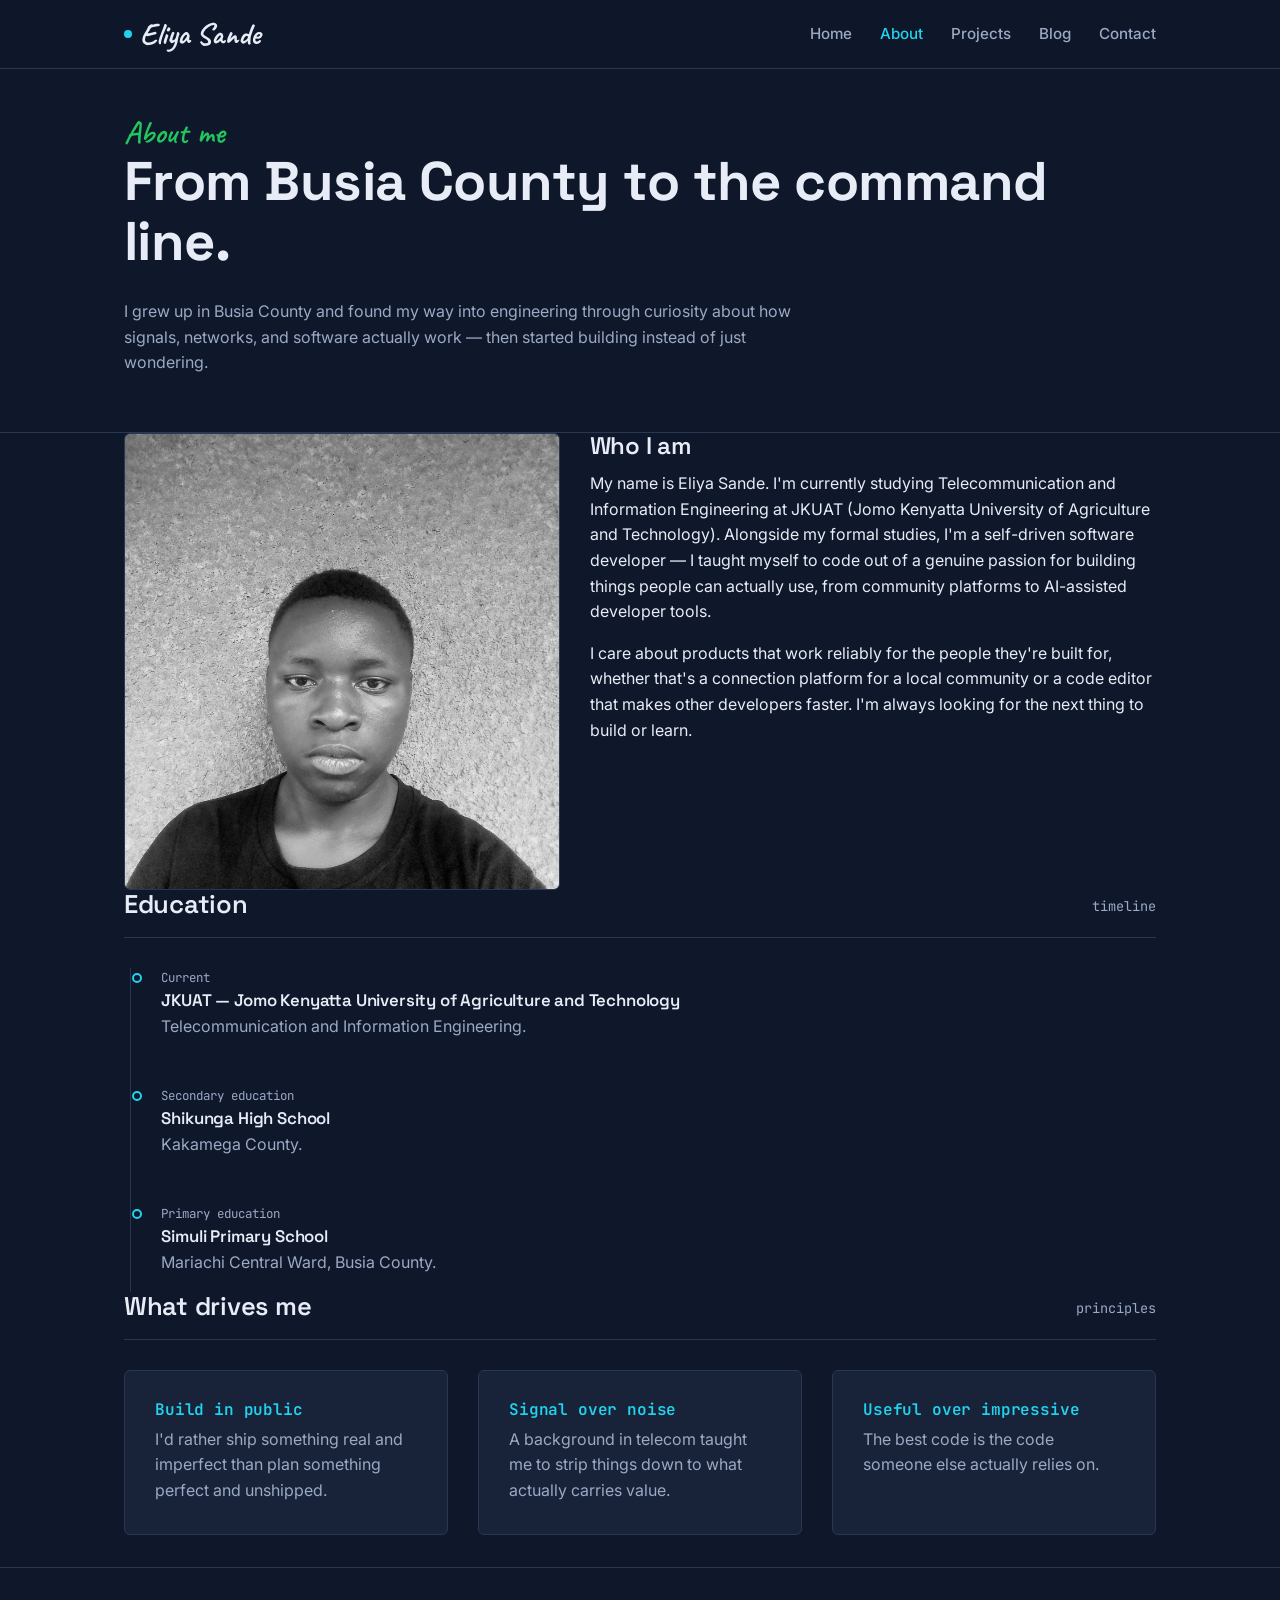
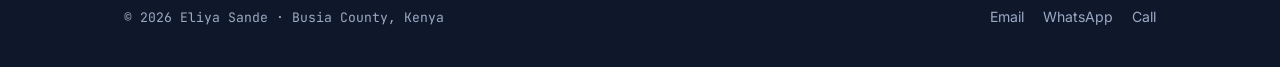
<file: about.html>
<!DOCTYPE html>
<html lang="en">
<head>
<meta charset="UTF-8">
<meta name="viewport" content="width=device-width, initial-scale=1.0">
<title>About — Eliya Sande</title>
<meta name="description" content="About Eliya Sande: education, background, and passion for coding.">
<meta name="theme-color" content="#0F172A">
<link rel="manifest" href="manifest.json">
<link rel="icon" href="icons/favicon-32.png">
<link rel="apple-touch-icon" href="icons/apple-touch-icon.png">
<link rel="stylesheet" href="css/style.css">
</head>
<body>

<header class="site-header">
  <div class="wrap">
    <a href="index.html" class="brand"><span class="pulse"></span>Eliya Sande</a>
    <button class="nav-toggle" aria-label="Toggle menu" aria-expanded="false">☰</button>
    <nav class="primary-nav">
      <ul>
        <li><a href="index.html">Home</a></li>
        <li><a href="about.html" aria-current="page">About</a></li>
        <li><a href="projects.html">Projects</a></li>
        <li><a href="blog.html">Blog</a></li>
        <li><a href="contact.html">Contact</a></li>
      </ul>
    </nav>
  </div>
</header>

<main>
  <section class="page-hero">
    <div class="wrap">
      <p class="hand-tag">About me</p>
      <h1>From Busia County to the command line.</h1>
      <p class="lede dim">I grew up in Busia County and found my way into engineering through curiosity about how signals, networks, and software actually work — then started building instead of just wondering.</p>
    </div>
  </section>

  <section class="wrap">
    <div class="grid" style="grid-template-columns: 1fr 1.3fr; gap:30px;">
      <div>
        <img src="images/img8.jpg" alt="Eliya Sande" style="border-radius:6px; border:1px solid var(--line);" loading="lazy">
      </div>
      <div>
        <h2>Who I am</h2>
        <p>My name is Eliya Sande. I'm currently studying Telecommunication and Information Engineering at JKUAT (Jomo Kenyatta University of Agriculture and Technology). Alongside my formal studies, I'm a self-driven software developer — I taught myself to code out of a genuine passion for building things people can actually use, from community platforms to AI-assisted developer tools.</p>
        <p>I care about products that work reliably for the people they're built for, whether that's a connection platform for a local community or a code editor that makes other developers faster. I'm always looking for the next thing to build or learn.</p>
      </div>
    </div>
  </section>

  <section class="wrap">
    <div class="section-head">
      <h2>Education</h2>
      <span class="section-num">timeline</span>
    </div>
    <div class="timeline">
      <div class="timeline-item">
        <div class="when">Current</div>
        <h3>JKUAT — Jomo Kenyatta University of Agriculture and Technology</h3>
        <p class="dim">Telecommunication and Information Engineering.</p>
      </div>
      <div class="timeline-item">
        <div class="when">Secondary education</div>
        <h3>Shikunga High School</h3>
        <p class="dim">Kakamega County.</p>
      </div>
      <div class="timeline-item">
        <div class="when">Primary education</div>
        <h3>Simuli Primary School</h3>
        <p class="dim">Mariachi Central Ward, Busia County.</p>
      </div>
    </div>
  </section>

  <section class="wrap">
    <div class="section-head">
      <h2>What drives me</h2>
      <span class="section-num">principles</span>
    </div>
    <div class="grid grid-3">
      <div class="card">
        <h3 class="mono" style="color:var(--cyan); font-size:1rem;">Build in public</h3>
        <p class="dim" style="margin-bottom:0;">I'd rather ship something real and imperfect than plan something perfect and unshipped.</p>
      </div>
      <div class="card">
        <h3 class="mono" style="color:var(--cyan); font-size:1rem;">Signal over noise</h3>
        <p class="dim" style="margin-bottom:0;">A background in telecom taught me to strip things down to what actually carries value.</p>
      </div>
      <div class="card">
        <h3 class="mono" style="color:var(--cyan); font-size:1rem;">Useful over impressive</h3>
        <p class="dim" style="margin-bottom:0;">The best code is the code someone else actually relies on.</p>
      </div>
    </div>
  </section>
</main>

<footer class="site-footer">
  <div class="wrap">
    <span class="copy">© 2026 Eliya Sande · Busia County, Kenya</span>
    <div class="foot-links">
      <a href="mailto:eliyasande65@gmail.com">Email</a>
      <a href="https://wa.me/254714104737" target="_blank" rel="noopener">WhatsApp</a>
      <a href="tel:+254714104737">Call</a>
    </div>
  </div>
</footer>

<div class="install-banner" id="installBanner">
  <p>Install this site as an app for quick offline access.</p>
  <button class="btn btn-primary" id="installBtn">Install</button>
  <button class="install-dismiss" id="installDismiss" aria-label="Dismiss">✕</button>
</div>

<script src="js/main.js"></script>
</body>
</html>
</file>
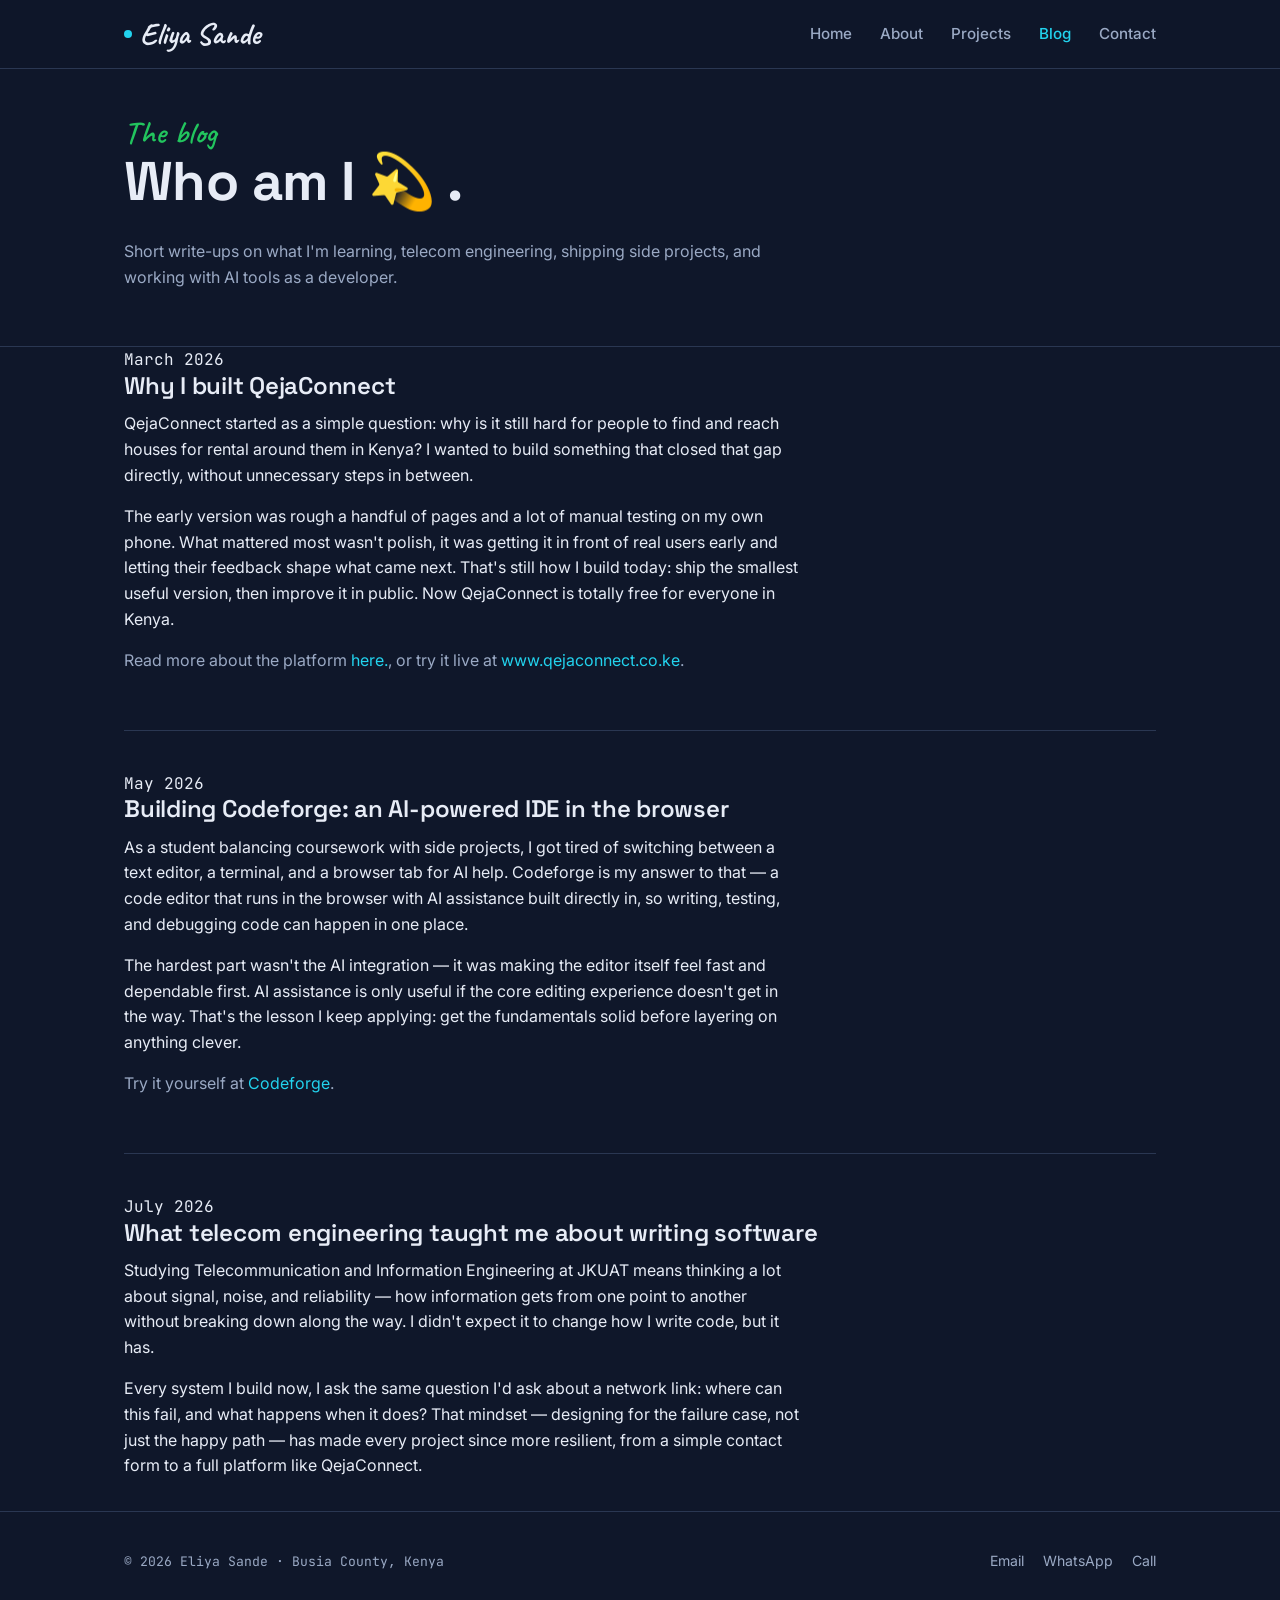
<file: blog.html>
<!DOCTYPE html>
<html lang="en">
<head>
<meta charset="UTF-8">
<meta name="viewport" content="width=device-width, initial-scale=1.0">
<title>Blog — Eliya Sande</title>
<meta name="description" content="Notes on coding, telecom engineering, and building products by Eliya Sande, Elias Sande .">
<meta name="description" content=" Best rental platform, is QejaConnect, build by Elias Sande.">
  <meta name="theme-color" content="#0F172A">
<link rel="manifest" href="manifest.json">
<link rel="icon" href="icons/favicon-32.png">
<link rel="apple-touch-icon" href="icons/apple-touch-icon.png">
<link rel="stylesheet" href="css/style.css">
</head>
<body>

<header class="site-header">
  <div class="wrap">
    <a href="index.html" class="brand"><span class="pulse"></span>Eliya Sande</a>
    <button class="nav-toggle" aria-label="Toggle menu" aria-expanded="false">☰</button>
    <nav class="primary-nav">
      <ul>
        <li><a href="index.html">Home</a></li>
        <li><a href="about.html">About</a></li>
        <li><a href="projects.html">Projects</a></li>
        <li><a href="blog.html" aria-current="page">Blog</a></li>
        <li><a href="contact.html">Contact</a></li>
      </ul>
    </nav>
  </div>
</header>

<main>
  <section class="page-hero">
    <div class="wrap">
      <p class="hand-tag">The blog</p>
      <h1>Who am I 💫 .</h1>
      <p class="lede dim">Short write-ups on what I'm learning, telecom engineering, shipping side projects, and working with AI tools as a developer.</p>
    </div>
  </section>

  <section class="wrap">
    <div class="post-full" id="post-1">
      <div class="date mono">March 2026</div>
      <h2>Why I built QejaConnect</h2>
      <p>QejaConnect started as a simple question: why is it still hard for people to find and reach houses for rental around them in Kenya? I wanted to build something that closed that gap directly, without unnecessary steps in between.</p>
      <p>The early version was rough  a handful of pages and a lot of manual testing on my own phone. What mattered most wasn't polish, it was getting it in front of real users early and letting their feedback shape what came next. That's still how I build today: ship the smallest useful version, then improve it in public. Now QejaConnect is totally free for everyone in Kenya. </p>
      <p class="dim">Read more about the platform <a href="projects.html">here.</a>, or try it live at <a href="https://qejaconnect.co.ke" target="_blank" rel="noopener">www.qejaconnect.co.ke</a>.</p>
    </div>

    <div class="post-full" id="post-2">
      <div class="date mono">May 2026</div>
      <h2>Building Codeforge: an AI-powered IDE in the browser</h2>
      <p>As a student balancing coursework with side projects, I got tired of switching between a text editor, a terminal, and a browser tab for AI help. Codeforge is my answer to that — a code editor that runs in the browser with AI assistance built directly in, so writing, testing, and debugging code can happen in one place.</p>
      <p>The hardest part wasn't the AI integration — it was making the editor itself feel fast and dependable first. AI assistance is only useful if the core editing experience doesn't get in the way. That's the lesson I keep applying: get the fundamentals solid before layering on anything clever.</p>
      <p class="dim">Try it yourself at <a href="https://eliyasande65-lang.github.io/codeforge" target="_blank" rel="noopener">Codeforge</a>.</p>
    </div>

    <div class="post-full" id="post-3">
      <div class="date mono">July 2026</div>
      <h2>What telecom engineering taught me about writing software</h2>
      <p>Studying Telecommunication and Information Engineering at JKUAT means thinking a lot about signal, noise, and reliability — how information gets from one point to another without breaking down along the way. I didn't expect it to change how I write code, but it has.</p>
      <p>Every system I build now, I ask the same question I'd ask about a network link: where can this fail, and what happens when it does? That mindset — designing for the failure case, not just the happy path — has made every project since more resilient, from a simple contact form to a full platform like QejaConnect.</p>
    </div>
  </section>
</main>

<footer class="site-footer">
  <div class="wrap">
    <span class="copy">© 2026 Eliya Sande · Busia County, Kenya</span>
    <div class="foot-links">
      <a href="mailto:eliyasande65@gmail.com">Email</a>
      <a href="https://wa.me/254714104737" target="_blank" rel="noopener">WhatsApp</a>
      <a href="tel:+254714104737">Call</a>
    </div>
  </div>
</footer>

<div class="install-banner" id="installBanner">
  <p>Install this site as an app for quick offline access.</p>
  <button class="btn btn-primary" id="installBtn">Install</button>
  <button class="install-dismiss" id="installDismiss" aria-label="Dismiss">✕</button>
</div>

<script src="js/main.js"></script>
</body>
</html>
</file>
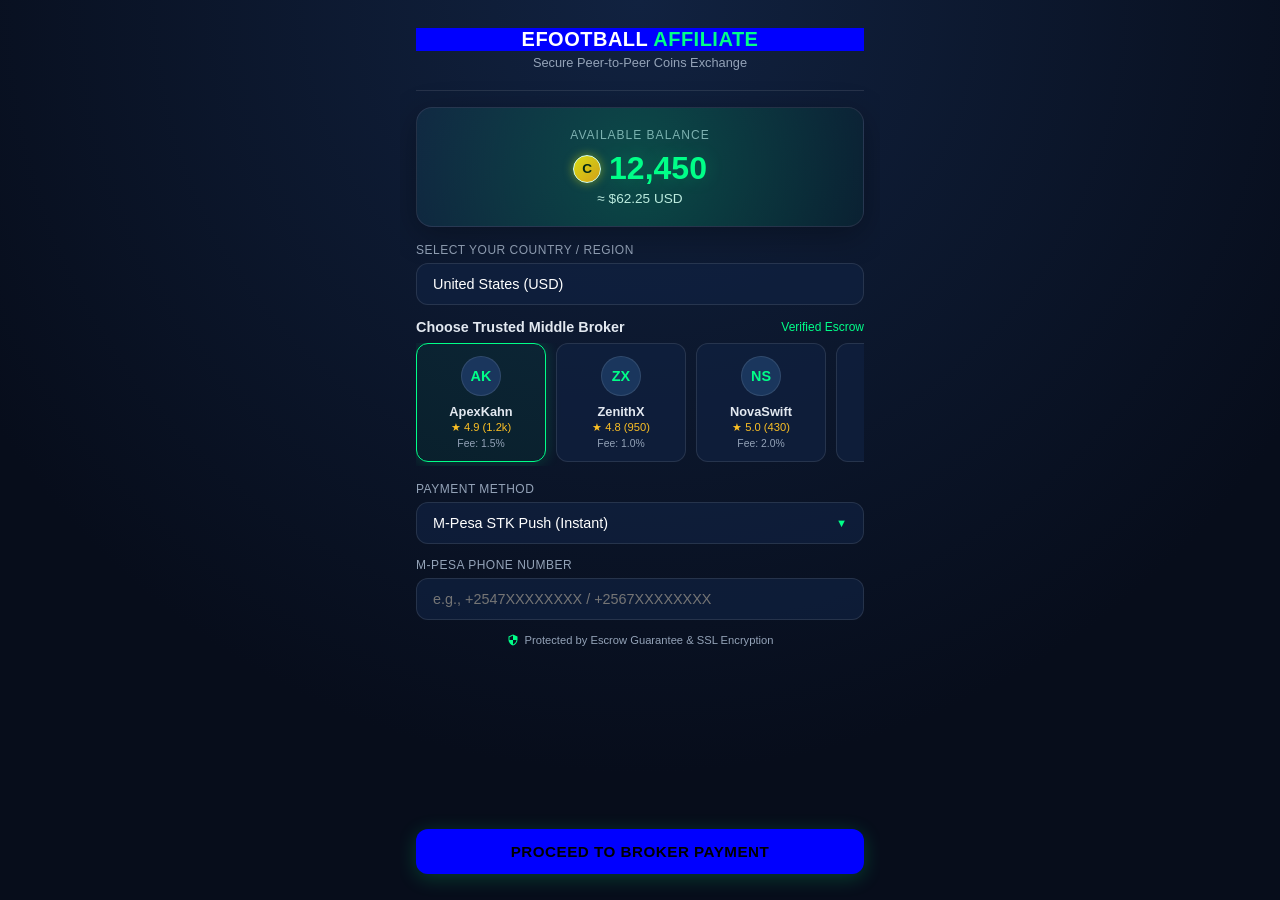
<file: connami.html>
<!DOCTYPE html>
<html lang="en">
<head>
    <meta charset="UTF-8">
    <meta name="viewport" content="width=device-width, initial-scale=1.0, maximum-scale=1.0, user-scalable=no">
    <title>eFootball - Affiliate Exchange</title>
    <style>
        :root {
            --primary: #0a192f;
            --accent: #00ff88;
            --accent-glow: rgba(0, 255, 136, 0.2);
            --bg: #070d1b;
            --card-bg: rgba(17, 34, 64, 0.7);
            --text: #e2e8f0;
            --text-muted: #94a3b8;
            --border: rgba(255, 255, 255, 0.1);
        }

        * {
            box-sizing: border-box;
            margin: 0;
            padding: 0;
            font-family: -apple-system, BlinkMacSystemFont, "Segoe UI", Roboto, Helvetica, Arial, sans-serif;
            -webkit-tap-highlight-color: transparent;
        }

        body {
            width: 100vw;
            height: 100vh;
            overflow-y: scroll;
            background-color: var(--bg);
            color: var(--text);
            background-image: radial-gradient(circle at 50% 0%, #112240 0%, var(--bg) 70%);
        }

        #app {
            display: flex;
            flex-direction: column;
            height: 100%;
            width: 100%;
            max-width: 480px;
            margin: 0 auto;
            position: relative;
            overflow-y: auto;
            padding: 16px;
        }

        /* Header */
        .head {
            text-align: center;
            padding: 12px 0 20px 0;
            border-bottom: 1px solid var(--border);
            margin-bottom: 16px;
        }

        .head h1 {
            font-size: 1.25rem;
            font-weight: 800;
            letter-spacing: 0.5px;
            color: #fff;
            text-transform: uppercase;
        }

        .head h1 span {
            color: var(--accent);
        }

        .head p {
            font-size: 0.8rem;
            color: var(--text-muted);
            margin-top: 4px;
        }

        /* Points Balance Card */
        .pointsbalance {
            background: linear-gradient(135deg, #112240 0%, #0a192f 100%);
            border: 1px solid var(--border);
            border-radius: 16px;
            padding: 20px;
            text-align: center;
            margin-bottom: 16px;
            box-shadow: 0 8px 32px rgba(0, 0, 0, 0.3);
            position: relative;
            overflow: hidden;
        }

        .pointsbalance::before {
            content: '';
            position: absolute;
            top: -50%;
            left: -50%;
            width: 200%;
            height: 200%;
            background: radial-gradient(circle, var(--accent-glow) 0%, transparent 60%);
            pointer-events: none;
        }

        .points-label {
            font-size: 0.75rem;
            text-transform: uppercase;
            letter-spacing: 1px;
            color: var(--text-muted);
        }

        .points-value {
            font-size: 2rem;
            font-weight: 800;
            color: var(--accent);
            margin: 8px 0 4px 0;
            text-shadow: 0 0 20px var(--accent-glow);
            display: flex;
            align-items: center;
            justify-content: center;
            gap: 8px;
        }

        .coin-icon {
            width: 28px;
            height: 28px;
            background: linear-gradient(135deg, #ffd700 0%, #ff8c00 100%);
            border-radius: 50%;
            display: inline-flex;
            align-items: center;
            justify-content: center;
            font-size: 0.85rem;
            font-weight: 900;
            color: #000;
            box-shadow: 0 0 10px rgba(255, 215, 0, 0.5);
            border: 1px solid #fff;
        }

        .points-equivalent {
            font-size: 0.85rem;
            color: var(--text);
        }

        /* Section Titles */
        .section-title {
            font-size: 0.9rem;
            font-weight: 700;
            margin-bottom: 8px;
            color: var(--text);
            display: flex;
            justify-content: space-between;
            align-items: center;
        }

        .section-title span {
            font-size: 0.75rem;
            color: var(--accent);
            font-weight: 400;
        }

        /* Form Controls */
        .form-group {
            margin-bottom: 14px;
        }

        label {
            display: block;
            font-size: 0.75rem;
            color: var(--text-muted);
            margin-bottom: 6px;
            text-transform: uppercase;
            letter-spacing: 0.5px;
        }

        .select-wrapper, .input-wrapper {
            position: relative;
            background: var(--card-bg);
            border: 1px solid var(--border);
            border-radius: 12px;
            overflow: hidden;
            transition: all 0.3s ease;
        }

        .select-wrapper:focus-within, .input-wrapper:focus-within {
            border-color: var(--accent);
            box-shadow: 0 0 0 2px var(--accent-glow);
        }

        select, input {
            width: 100%;
            padding: 12px 16px;
            background: transparent;
            border: none;
            color: #fff;
            font-size: 0.9rem;
            outline: none;
            appearance: none;
        }

        select option {
            background: var(--primary);
            color: #fff;
        }

        .select-wrapper::after {
            content: '▼';
            font-size: 0.7rem;
            color: var(--accent);
            position: absolute;
            right: 16px;
            top: 50%;
            transform: translateY(-50%);
            pointer-events: none;
        }

        /* Searchable Country Dropdown Custom Styling */
        .searchable-select {
            position: relative;
        }

        .searchable-dropdown {
            position: absolute;
            top: 100%;
            left: 0;
            right: 0;
            background: var(--primary);
            border: 1px solid var(--accent);
            border-radius: 12px;
            margin-top: 4px;
            max-height: 200px;
            overflow-y: auto;
            z-index: 1000;
            display: none;
            box-shadow: 0 8px 24px rgba(0,0,0,0.5);
        }

        .searchable-dropdown.active {
            display: block;
        }

        .country-search-input {
            width: 100%;
            padding: 10px 14px;
            background: rgba(255,255,255,0.05);
            border: none;
            border-bottom: 1px solid var(--border);
            color: #fff;
            font-size: 0.85rem;
            outline: none;
        }

        .country-option {
            padding: 10px 14px;
            font-size: 0.85rem;
            cursor: pointer;
            transition: background 0.15s;
        }

        .country-option:hover {
            background: var(--accent-glow);
            color: var(--accent);
        }

        /* Brokers List */
        .brokers-container {
            display: flex;
            gap: 10px;
            overflow-x: auto;
            padding-bottom: 4px;
            margin-bottom: 16px;
            scrollbar-width: none;
        }

        .brokers-container::-webkit-scrollbar {
            display: none;
        }

        .broker-card {
            flex: 0 0 130px;
            background: var(--card-bg);
            border: 1px solid var(--border);
            border-radius: 12px;
            padding: 12px;
            text-align: center;
            cursor: pointer;
            transition: all 0.2s ease;
        }

        .broker-card.selected {
            border-color: var(--accent);
            background: rgba(0, 255, 136, 0.05);
            box-shadow: 0 0 15px var(--accent-glow);
        }

        .broker-avatar {
            width: 40px;
            height: 40px;
            border-radius: 50%;
            background: #1a365d;
            margin: 0 auto 8px auto;
            display: flex;
            align-items: center;
            justify-content: center;
            font-weight: bold;
            color: var(--accent);
            font-size: 0.9rem;
            border: 1px solid var(--border);
        }

        .broker-name {
            font-size: 0.8rem;
            font-weight: 600;
            margin-bottom: 2px;
            white-space: nowrap;
            overflow: hidden;
            text-overflow: ellipsis;
        }

        .broker-rating {
            font-size: 0.7rem;
            color: #fbbf24;
        }

        .broker-fee {
            font-size: 0.65rem;
            color: var(--text-muted);
            margin-top: 4px;
        }

        /* Action Button */
        .btn-exchange {
            width: 100%;
            padding: 14px;
            background: blue;
            color: #000;
            border: none;
            border-radius: 12px;
            font-weight: 800;
            font-size: 0.95rem;
            text-transform: uppercase;
            letter-spacing: 0.5px;
            cursor: pointer;
            box-shadow: 0 4px 20px var(--accent-glow);
            transition: transform 0.1s ease, opacity 0.2s ease;
            margin-top: auto;
            margin-bottom: 10px;
        }

        .btn-exchange:active {
            transform: scale(0.98);
        }

        /* Security badge */
        .security-badge {
            display: flex;
            align-items: center;
            justify-content: center;
            gap: 6px;
            font-size: 0.7rem;
            color: var(--text-muted);
            margin-bottom: 8px;
        }

        .security-badge svg {
            width: 12px;
            height: 12px;
            fill: var(--accent);
        }

        /* Professional Modal Popup */
        .modal-overlay {
            position: fixed;
            top: 0; left: 0; right: 0; bottom: 0;
            background: rgba(7, 13, 127, 0.85);
            backdrop-filter: blur(5px);
            display: flex;
            align-items: center;
            justify-content: center;
            z-index: 2000;
            opacity: 0;
            pointer-events: none;
            transition: opacity 0.3s ease;
            padding: 16px;
        }

        .modal-overlay.active {
            opacity: 1;
            pointer-events: auto;
        }

        .modal-card {
            background: var(--primary);
            border: 1px solid var(--accent);
            border-radius: 20px;
            width: 100%;
            max-width: 400px;
            padding: 24px;
            text-align: center;
            box-shadow: 0 10px 40px rgba(0,0,0,0.6);
            transform: translateY(20px);
            transition: transform 0.3s ease;
        }

        .modal-overlay.active .modal-card {
            transform: translateY(0);
        }

        .modal-icon {
            width: 60px;
            height: 60px;
            background: var(--accent-glow);
            border: 2px solid var(--accent);
            border-radius: 50%;
            display: flex;
            align-items: center;
            justify-content: center;
            margin: 0 auto 16px auto;
            color: var(--accent);
            font-size: 1.5rem;
        }

        .modal-title {
            font-size: 1.1rem;
            font-weight: 800;
            color: #fff;
            margin-bottom: 8px;
        }

        .modal-desc {
            font-size: 0.85rem;
            color: var(--text-muted);
            margin-bottom: 20px;
            line-height: 1.4;
        }

        .modal-btn {
            width: 100%;
            padding: 12px;
            background: blue;
            color: #000;
            border: none;
            border-radius: 12px;
            font-weight: 700;
            font-size: 0.9rem;
            cursor: pointer;
            text-transform: uppercase;
        }
    </style>
</head>
<body>
    <div id="app">
        <div class="head">
            <h1 style="background:blue;" >eFootball <span>Affiliate</span></h1>
            <p>Secure Peer-to-Peer Coins Exchange</p>
        </div>

        <div class="pointsbalance">
            <div class="points-label">Available Balance</div>
            <div class="points-value">
                <span class="coin-icon">C</span> 12,450
            </div>
            <div class="points-equivalent">≈ <span id="currency-equiv">$62.25 USD</span></div>
        </div>

        <div class="form-group">
            <label for="country-search">Select Your Country / Region</label>
            <div class="searchable-select">
                <div class="input-wrapper" onclick="toggleDropdown()">
                    <input type="text" id="country-display" readonly placeholder="Select Country..." value="United States (USD)" style="cursor: pointer;">
                </div>
                <div class="searchable-dropdown" id="country-dropdown">
                    <input type="text" class="country-search-input" id="country-search-input" placeholder="Search country..." oninput="filterCountries()" onclick="event.stopPropagation()">
                    <div id="country-list">
                        <!-- Populated via JavaScript -->
                    </div>
                </div>
            </div>
            <!-- Hidden select to keep data intact -->
            <select id="country-select" style="display:none;" onchange="updateCurrencySymbol()">
                <option value="US" data-curr="$" data-rate="0.005" selected>United States (USD)</option>
                <option value="KE" data-curr="Ksh" data-rate="4.5">Kenya (KES)</option>
                <option value="UG" data-curr="USh" data-rate="18.5">Uganda (UGX)</option>
                <option value="TZ" data-curr="TSh" data-rate="13.2">Tanzania (TZS)</option>
                <option value="EU" data-curr="€" data-rate="0.0046">Eurozone (EUR)</option>
                <option value="GB" data-curr="£" data-rate="0.0039">United Kingdom (GBP)</option>
                <option value="BR" data-curr="R$" data-rate="0.025">Brazil (BRL)</option>
                <option value="NG" data-curr="₦" data-rate="7.5">Nigeria (NGN)</option>
                <option value="JP" data-curr="¥" data-rate="0.75">Japan (JPY)</option>
                <option value="CA" data-curr="CA$" data-rate="0.0068">Canada (CAD)</option>
                <option value="AU" data-curr="AU$" data-rate="0.0076">Australia (AUD)</option>
                <option value="IN" data-curr="₹" data-rate="0.42">India (INR)</option>
                <option value="ZA" data-curr="R" data-rate="0.092">South Africa (ZAR)</option>
                <option value="MX" data-curr="MX$" data-rate="0.088">Mexico (MXN)</option>
                <option value="KR" data-curr="₩" data-rate="6.8">South Korea (KRW)</option>
                <option value="CH" data-curr="CHF" data-rate="0.0044">Switzerland (CHF)</option>
                <option value="SE" data-curr="kr" data-rate="0.052">Sweden (SEK)</option>
                <option value="NZ" data-curr="NZ$" data-rate="0.083">New Zealand (NZD)</option>
                <option value="SG" data-curr="S$" data-rate="0.0067">Singapore (SGD)</option>
                <option value="AE" data-curr="AED" data-rate="0.018">United Arab Emirates (AED)</option>
                <option value="AR" data-curr="ARS" data-rate="4.8">Argentina (ARS)</option>
                <option value="CO" data-curr="COP" data-rate="19.5">Colombia (COP)</option>
            </select>
        </div>

        <div class="section-title">
            Choose Trusted Middle Broker <span>Verified Escrow</span>
        </div>
        
        <div class="brokers-container">
            <div class="broker-card selected" onclick="selectBroker(this, 'ApexKahn', 1.5)">
                <div class="broker-avatar">AK</div>
                <div class="broker-name">ApexKahn</div>
                <div class="broker-rating">★ 4.9 (1.2k)</div>
                <div class="broker-fee">Fee: 1.5%</div>
            </div>
            <div class="broker-card" onclick="selectBroker(this, 'ZenithX', 1.0)">
                <div class="broker-avatar">ZX</div>
                <div class="broker-name">ZenithX</div>
                <div class="broker-rating">★ 4.8 (950)</div>
                <div class="broker-fee">Fee: 1.0%</div>
            </div>
            <div class="broker-card" onclick="selectBroker(this, 'NovaSwift', 2.0)">
                <div class="broker-avatar">NS</div>
                <div class="broker-name">NovaSwift</div>
                <div class="broker-rating">★ 5.0 (430)</div>
                <div class="broker-fee">Fee: 2.0%</div>
            </div>
            <div class="broker-card" onclick="selectBroker(this, 'PrimeTrade', 0.8)">
                <div class="broker-avatar">PT</div>
                <div class="broker-name">PrimeTrade</div>
                <div class="broker-rating">★ 4.7 (2.1k)</div>
                <div class="broker-fee">Fee: 0.8%</div>
            </div>
        </div>

        <div class="form-group">
            <label for="payment-method">Payment Method</label>
            <div class="select-wrapper">
                <select id="payment-method" onchange="updatePaymentPlaceholder()">
                    <option value="mpesa">M-Pesa STK Push (Instant)</option>
                    <option value="paypal">PayPal Instant Transfer</option>
                    <option value="crypto">USDT (TRC20 / ERC20)</option>
                    <option value="bank">Direct Bank Wire</option>
                    <option value="giftcard">Google Play / App Store Card</option>
                </select>
            </div>
        </div>

        <div class="form-group">
            <label id="account-label" for="account-details">M-Pesa Phone Number</label>
            <div class="input-wrapper">
                <input type="text" id="account-details" placeholder="e.g., +2547XXXXXXXX / +2567XXXXXXXX">
            </div>
        </div>

        <div class="security-badge">
            <svg viewBox="0 0 24 24"><path d="M12 1L3 5v6c0 5.55 3.84 10.74 9 12 5.16-1.26 9-6.45 9-12V5l-9-4zm0 10.99h7c-.53 4.12-3.28 7.79-7 8.94V12H5V6.3l7-3.11v8.8z"/></svg>
            Protected by Escrow Guarantee & SSL Encryption
        </div>

        <button class="btn-exchange" onclick="initiateExchange()">Proceed to Broker Payment</button>
    </div>

    <!-- Professional Modal Popup -->
    <div class="modal-overlay" id="custom-modal">
        <div class="modal-card">
            <div class="modal-icon" id="modal-icon">!</div>
            <div class="modal-title" id="modal-title">Validation Error</div>
            <div class="modal-desc" id="modal-desc">Please enter your payment details identifier.</div>
            <button class="modal-btn" onclick="closeModal()">Got It</button>
        </div>
    </div>

    <script>
        let selectedBrokerName = 'ApexKahn';
        let selectedBrokerFee = 1.5;

        // Initialize country list options for search
        document.addEventListener('DOMContentLoaded', () => {
            renderCountryList();
            document.addEventListener('click', (e) => {
                if (!e.target.closest('.searchable-select')) {
                    document.getElementById('country-dropdown').classList.remove('active');
                }
            });
        });

        function renderCountryList(filter = '') {
            const select = document.getElementById('country-select');
            const listContainer = document.getElementById('country-list');
            listContainer.innerHTML = '';
            
            Array.from(select.options).forEach(option => {
                if (option.text.toLowerCase().includes(filter.toLowerCase())) {
                    const div = document.createElement('div');
                    div.className = 'country-option';
                    div.textContent = option.text;
                    div.onclick = () => {
                        select.value = option.value;
                        document.getElementById('country-display').value = option.text;
                        document.getElementById('country-dropdown').classList.remove('active');
                        updateCurrencySymbol();
                    };
                    listContainer.appendChild(div);
                }
            });
        }

        function toggleDropdown() {
            const dropdown = document.getElementById('country-dropdown');
            dropdown.classList.toggle('active');
            if (dropdown.classList.contains('active')) {
                document.getElementById('country-search-input').focus();
            }
        }

        function filterCountries() {
            const query = document.getElementById('country-search-input').value;
            renderCountryList(query);
        }

        function selectBroker(element, name, fee) {
            document.querySelectorAll('.broker-card').forEach(card => card.classList.remove('selected'));
            element.classList.add('selected');
            selectedBrokerName = name;
            selectedBrokerFee = fee;
        }

        function updatePaymentPlaceholder() {
            const method = document.getElementById('payment-method').value;
            const label = document.getElementById('account-label');
            const input = document.getElementById('account-details');
            
            if(method === 'mpesa') {
                label.innerText = "M-Pesa Phone Number";
                input.placeholder = "e.g., +2547XXXXXXXX / +2567XXXXXXXX";
            } else if(method === 'paypal') {
                label.innerText = "PayPal Account Email";
                input.placeholder = "name@example.com";
            } else if(method === 'crypto') {
                label.innerText = "USDT Wallet Address";
                input.placeholder = "Enter TRC20 / ERC20 Address";
            } else {
                label.innerText = "Payment Identifier / Account";
                input.placeholder = "Email, Crypto Wallet or IBAN";
            }
        }

        function updateCurrencySymbol() {
            const select = document.getElementById('country-select');
            const selectedOption = select.options[select.selectedIndex];
            const symbol = selectedOption.getAttribute('data-curr');
            const rate = parseFloat(selectedOption.getAttribute('data-rate'));
            const coins = 12450;
            const converted = (coins * rate).toFixed(2);
            
            document.getElementById('currency-equiv').innerText = `${symbol}${converted} ${selectedOption.value === 'US' ? 'USD' : selectedOption.value}`;
        }

        function showModal(title, desc) {
            document.getElementById('modal-title').innerText = title;
            document.getElementById('modal-desc').innerText = desc;
            document.getElementById('custom-modal').classList.add('active');
        }

        function closeModal() {
            document.getElementById('custom-modal').classList.remove('active');
        }

        function initiateExchange() {
            const account = document.getElementById('account-details').value;
            if(!account) {
                showModal('Validation Error', 'Please enter your payment details identifier.');
                return;
            }

            const select = document.getElementById('country-select');
            const selectedOption = select.options[select.selectedIndex];
            const rate = parseFloat(selectedOption.getAttribute('data-rate'));
            const symbol = selectedOption.getAttribute('data-curr');
            const baseValue = 12450 * rate;
            const feeAmount = (baseValue * (selectedBrokerFee / 100)).toFixed(2);

            const paymentData = {
                broker: selectedBrokerName,
                feePercent: selectedBrokerFee,
                feeAmount: feeAmount,
                currencySymbol: symbol,
                account: account,
                method: document.getElementById('payment-method').value
            };

            localStorage.setItem('brokerPaymentSession', JSON.stringify(paymentData));
            window.location.href = 'kpay.html';
        }
    </script>
</body>
</html>
</file>
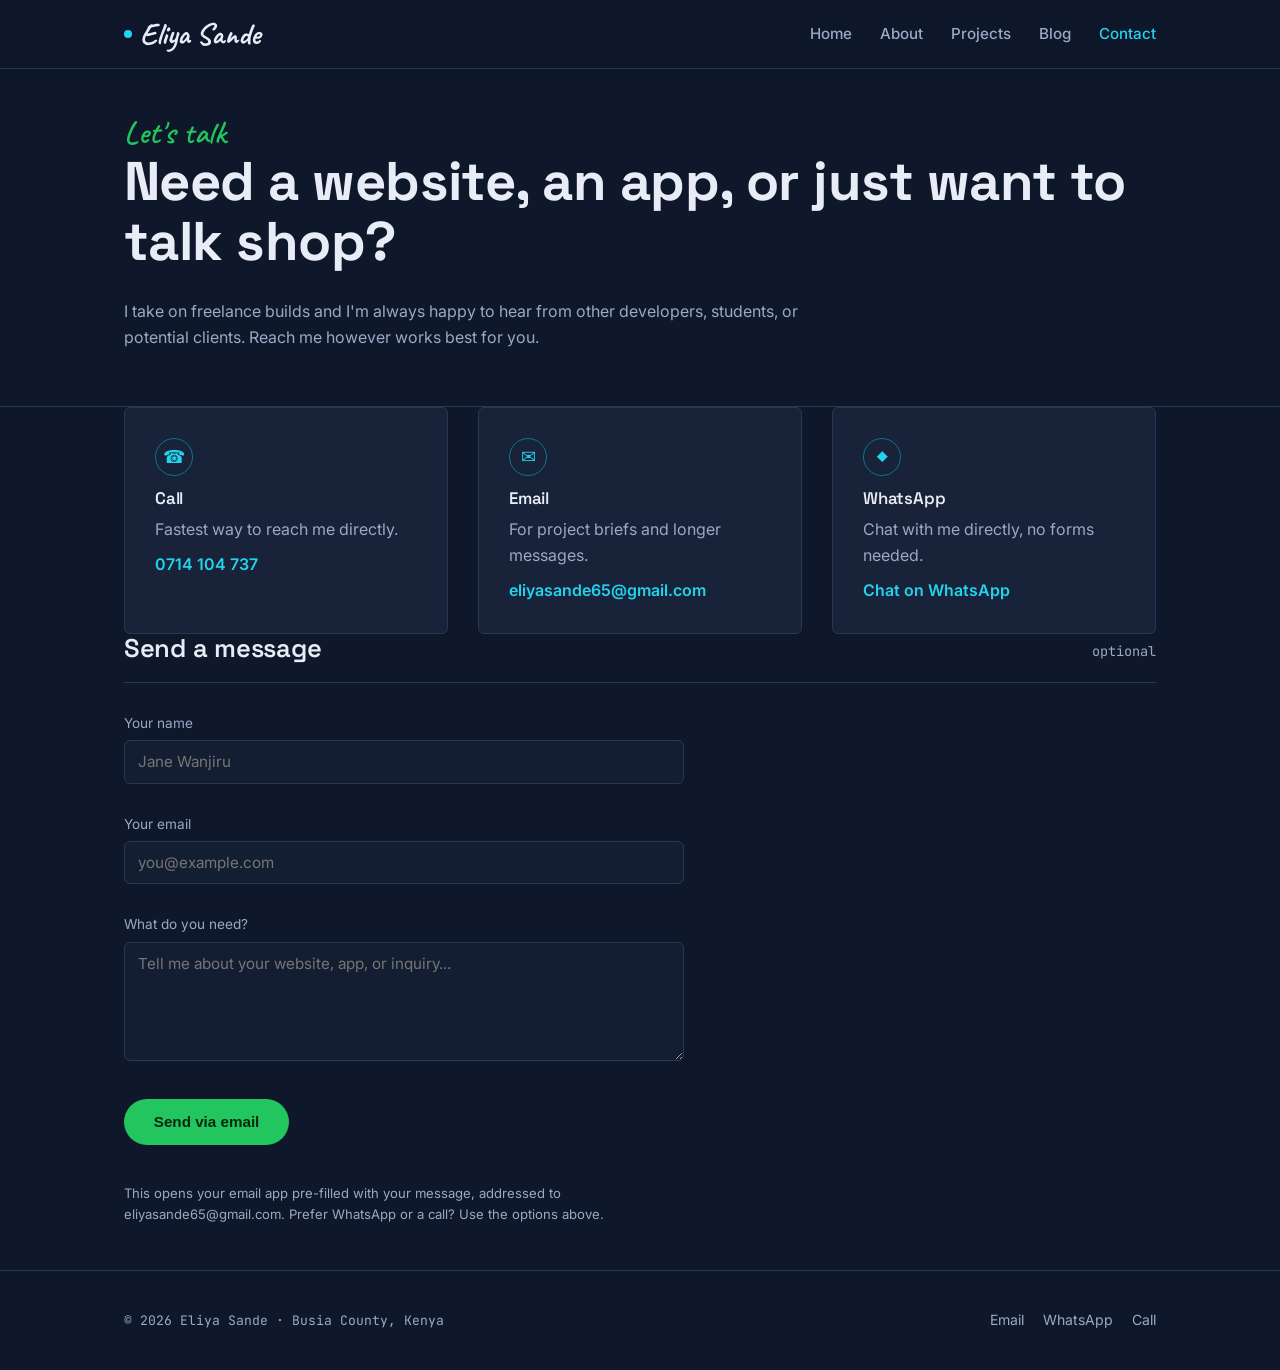
<file: contact.html>
<!DOCTYPE html>
<html lang="en">
<head>
<meta charset="UTF-8">
<meta name="viewport" content="width=device-width, initial-scale=1.0">
<title>Contact — Eliya Sande</title>
<meta name="description" content="Contact Eliya Sande for websites, apps, or inquiries — call, WhatsApp, or email.">
<meta name="theme-color" content="#0F172A">
<link rel="manifest" href="manifest.json">
<link rel="icon" href="icons/favicon-32.png">
<link rel="apple-touch-icon" href="icons/apple-touch-icon.png">
<link rel="stylesheet" href="css/style.css">
</head>
<body>

<header class="site-header">
  <div class="wrap">
    <a href="index.html" class="brand"><span class="pulse"></span>Eliya Sande</a>
    <button class="nav-toggle" aria-label="Toggle menu" aria-expanded="false">☰</button>
    <nav class="primary-nav">
      <ul>
        <li><a href="index.html">Home</a></li>
        <li><a href="about.html">About</a></li>
        <li><a href="projects.html">Projects</a></li>
        <li><a href="blog.html">Blog</a></li>
        <li><a href="contact.html" aria-current="page">Contact</a></li>
      </ul>
    </nav>
  </div>
</header>

<main>
  <section class="page-hero">
    <div class="wrap">
      <p class="hand-tag">Let's talk</p>
      <h1>Need a website, an app, or just want to talk shop?</h1>
      <p class="lede dim">I take on freelance builds and I'm always happy to hear from other developers, students, or potential clients. Reach me however works best for you.</p>
    </div>
  </section>

  <section class="wrap">
    <div class="contact-grid">
      <div class="contact-card">
        <div class="icon">☎</div>
        <h3>Call</h3>
        <p class="dim" style="margin-bottom:0;">Fastest way to reach me directly.</p>
        <a href="tel:+254714104737">0714 104 737</a>
      </div>
      <div class="contact-card">
        <div class="icon">✉</div>
        <h3>Email</h3>
        <p class="dim" style="margin-bottom:0;">For project briefs and longer messages.</p>
        <a href="mailto:eliyasande65@gmail.com">eliyasande65@gmail.com</a>
      </div>
      <div class="contact-card">
        <div class="icon">◆</div>
        <h3>WhatsApp</h3>
        <p class="dim" style="margin-bottom:0;">Chat with me directly, no forms needed.</p>
        <a href="https://wa.me/254714104737" target="_blank" rel="noopener">Chat on WhatsApp</a>
      </div>
    </div>
  </section>

  <section class="wrap">
    <div class="section-head">
      <h2>Send a message</h2>
      <span class="section-num">optional</span>
    </div>
    <form class="inquiry" onsubmit="return false;">
      <div>
        <label for="name">Your name</label>
        <input type="text" id="name" name="name" placeholder="Jane Wanjiru" required>
      </div>
      <div>
        <label for="email">Your email</label>
        <input type="email" id="email" name="email" placeholder="you@example.com" required>
      </div>
      <div>
        <label for="message">What do you need?</label>
        <textarea id="message" name="message" rows="5" placeholder="Tell me about your website, app, or inquiry..." required></textarea>
      </div>
      <div>
        <button type="button" class="btn btn-primary" id="sendMessageBtn">Send via email</button>
      </div>
      <p class="form-note">This opens your email app pre-filled with your message, addressed to eliyasande65@gmail.com. Prefer WhatsApp or a call? Use the options above.</p>
    </form>
  </section>
</main>

<footer class="site-footer">
  <div class="wrap">
    <span class="copy">© 2026 Eliya Sande · Busia County, Kenya</span>
    <div class="foot-links">
      <a href="mailto:eliyasande65@gmail.com">Email</a>
      <a href="https://wa.me/254714104737" target="_blank" rel="noopener">WhatsApp</a>
      <a href="tel:+254714104737">Call</a>
    </div>
  </div>
</footer>

<div class="install-banner" id="installBanner">
  <p>Install this site as an app for quick offline access.</p>
  <button class="btn btn-primary" id="installBtn">Install</button>
  <button class="install-dismiss" id="installDismiss" aria-label="Dismiss">✕</button>
</div>

<script src="js/main.js"></script>
</body>
</html>
</file>
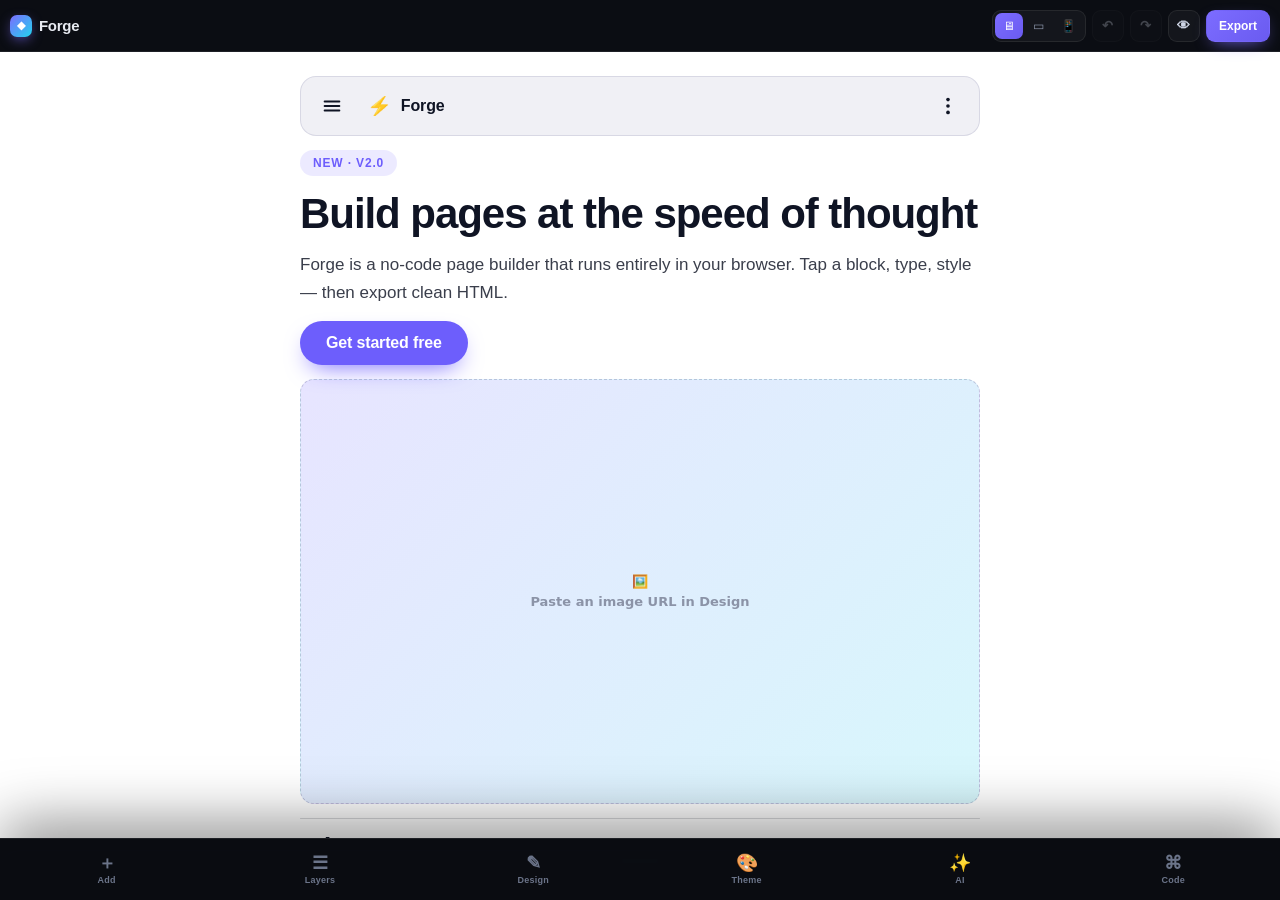
<file: deepforge-3.html>
<!DOCTYPE html>
<html lang="en">
<head>
<meta charset="utf-8">
<meta name="viewport" content="width=device-width,initial-scale=1,maximum-scale=1,viewport-fit=cover">
<meta name="theme-color" content="#0b0d12">
<title>Forge — No-Code Page Builder</title>
<style>
*{box-sizing:border-box;-webkit-tap-highlight-color:transparent}
html,body{height:100%;margin:0;overscroll-behavior:none}
body{background:#0b0d12;color:#e8ebf2;font-family:-apple-system,BlinkMacSystemFont,'Segoe UI',Roboto,Helvetica,Arial,sans-serif;-webkit-font-smoothing:antialiased}
:root{--tabs-h:calc(62px + env(safe-area-inset-bottom));--accent:#7c6cff;--panel:#12151d;--line:rgba(255,255,255,.08)}
#app{height:100vh;height:100dvh;display:flex;flex-direction:column;position:relative;overflow:hidden}

/* TOPBAR */
.topbar{flex:0 0 auto;display:flex;align-items:center;gap:6px;padding:0 10px;padding-top:env(safe-area-inset-top);
  height:calc(52px + env(safe-area-inset-top));background:rgba(12,14,20,.94);backdrop-filter:blur(24px);-webkit-backdrop-filter:blur(24px);
  border-bottom:1px solid var(--line);z-index:60}
.brand{display:flex;align-items:center;gap:7px;font-weight:800;font-size:15px;letter-spacing:-.02em}
.brand .logo{width:22px;height:22px;border-radius:7px;display:grid;place-items:center;font-size:11px;color:#fff;
  background:linear-gradient(135deg,#7c6cff,#22d3ee);box-shadow:0 4px 14px -4px #7c6cff}
.spacer{flex:1}
.tb{height:32px;min-width:32px;padding:0 8px;border-radius:9px;border:1px solid var(--line);background:rgba(255,255,255,.04);
  color:#cfd6e6;font-size:13px;font-weight:600;display:grid;place-items:center;cursor:pointer;transition:.15s;font-family:inherit}
.tb:active{transform:scale(.93);background:rgba(255,255,255,.1)}
.tb:disabled{opacity:.28}
.tb.primary{background:linear-gradient(135deg,#7c6cff,#6a5bf0);border-color:transparent;color:#fff;box-shadow:0 6px 18px -8px #7c6cff;padding:0 12px;font-size:12px}
.devsw{display:flex;gap:2px;background:rgba(255,255,255,.04);border:1px solid var(--line);border-radius:9px;padding:2px}
.devsw button{width:28px;height:26px;border:0;background:transparent;color:#8d97ad;border-radius:7px;font-size:12px;cursor:pointer;display:grid;place-items:center;transition:.15s}
.devsw button.on{background:linear-gradient(135deg,#7c6cff,#6a5bf0);color:#fff}

/* STAGE */
#stage{flex:1 1 auto;overflow-y:auto;overflow-x:hidden;-webkit-overflow-scrolling:touch;position:relative;background:#0b0d12;display:block}
#page{width:100%;min-height:100%;margin:0 auto;display:flow-root;transition:max-width .3s;background:#fff}
#canvas{max-width:100%;margin:0 auto;padding:24px 20px 100px;display:flex;flex-direction:column;gap:14px;min-height:60vh}
#canvas h1,#canvas h2,#canvas h3,#canvas h4,#canvas p,#canvas blockquote,#canvas pre{margin:0}
#canvas img{max-width:100%}

.blk{position:relative;outline:2px solid transparent;outline-offset:3px;transition:outline-color .15s;border-radius:4px}
.blk.sel{outline-color:#7c6cff}
.blk.dragging{opacity:.7;box-shadow:0 20px 50px -12px rgba(0,0,0,.6)}
.blk.enter{animation:pop .3s cubic-bezier(.34,1.4,.64,1)}
@keyframes pop{from{opacity:0;transform:scale(.96)}to{opacity:1;transform:none}}
[contenteditable]{outline:none;border-radius:4px;transition:box-shadow .15s}
[contenteditable]:focus{box-shadow:0 0 0 2px rgba(124,108,255,.6)}
#canvas.editing input,#canvas.editing textarea,#canvas.editing select,#canvas.editing button,#canvas.editing video,#canvas.editing iframe{cursor:default}

.blk-tools{position:absolute;top:-15px;right:6px;display:flex;gap:1px;z-index:30;background:#1a1e29;border:1px solid rgba(255,255,255,.12);
  border-radius:10px;padding:2px;box-shadow:0 10px 26px rgba(0,0,0,.5);animation:pop .16s ease}
.blk-tools button{width:30px;height:28px;border:0;background:transparent;color:#c9d0de;border-radius:7px;font-size:12px;display:grid;place-items:center;cursor:pointer;transition:.12s}
.blk-tools button:active{background:rgba(255,255,255,.14);transform:scale(.9)}
.blk-tools button[data-act="drag"]{cursor:grab;touch-action:none;color:#8d97ad}
.blk-tools button[data-act="del"]{color:#ff7a8a}

/* EMPTY */
.empty{padding:34px 4px;text-align:center;animation:pop .4s ease}
.empty-orb{width:76px;height:76px;margin:0 auto 18px;border-radius:24px;background:linear-gradient(135deg,#7c6cff,#22d3ee);
  box-shadow:0 24px 60px -18px #7c6cff;animation:float 4s ease-in-out infinite}
@keyframes float{0%,100%{transform:translateY(0) rotate(0)}50%{transform:translateY(-8px) rotate(4deg)}}
.empty h2{font-size:21px;font-weight:800;letter-spacing:-.03em;margin:0 0 6px;color:#e8ebf2}
.empty p{font-size:13px;opacity:.6;margin:0 0 22px;color:#e8ebf2}
.tpl-grid{display:grid;grid-template-columns:repeat(3,1fr);gap:9px;max-width:360px;margin:0 auto}
.tpl-grid button{padding:16px 10px;border-radius:14px;border:1px solid rgba(255,255,255,.1);background:rgba(255,255,255,.045);
  color:#dfe4ee;font-size:20px;font-family:inherit;display:flex;flex-direction:column;align-items:center;gap:6px;cursor:pointer;transition:.15s}
.tpl-grid button span{font-size:11px;font-weight:700;opacity:.85}
.tpl-grid button:active{transform:scale(.95);background:rgba(124,108,255,.2);border-color:#7c6cff}

/* SHEET */
.sheet{position:absolute;left:0;right:0;bottom:var(--tabs-h);max-height:60vh;background:var(--panel);border-top:1px solid var(--line);
  border-radius:20px 20px 0 0;z-index:55;display:flex;flex-direction:column;transform:translateY(calc(100% + 12px));
  transition:transform .32s cubic-bezier(.32,.72,0,1);box-shadow:0 -22px 60px rgba(0,0,0,.55)}
.sheet.open{transform:translateY(0)}
.sheet-grip{flex:0 0 auto;padding:8px 0 4px;display:grid;place-items:center;cursor:pointer}
.sheet-grip i{width:36px;height:4px;border-radius:99px;background:rgba(255,255,255,.2);display:block}
.sheet-body{overflow-y:auto;-webkit-overflow-scrolling:touch;padding:4px 14px 24px}

.ph{display:flex;align-items:center;gap:10px;padding:6px 2px 10px;position:sticky;top:0;background:var(--panel);z-index:2}
.ph-t{font-size:13px;font-weight:800;color:#dfe4ee;flex:1}
.ph-a{display:flex;gap:5px;align-items:center}
.mini{width:30px;height:28px;border-radius:8px;border:1px solid var(--line);background:rgba(255,255,255,.05);color:#cfd6e6;
  font-size:12px;display:grid;place-items:center;cursor:pointer;font-family:inherit;transition:.15s}
.mini:active{transform:scale(.9)}
.mini.danger{color:#ff7a8a}
.tag{font-size:10px;font-weight:700;padding:4px 8px;border-radius:99px;background:rgba(124,108,255,.16);color:#a99cff}

.grp{font-size:10px;font-weight:800;letter-spacing:.12em;text-transform:uppercase;color:#68718a;margin:12px 2px 7px}
.addgrid{display:grid;grid-template-columns:repeat(3,1fr);gap:7px}
.addgrid button{padding:13px 3px;border-radius:13px;border:1px solid var(--line);background:rgba(255,255,255,.04);color:#cfd6e6;
  font-family:inherit;font-size:10px;font-weight:600;cursor:pointer;display:flex;flex-direction:column;align-items:center;gap:6px;transition:.14s}
.addgrid button .ai{font-size:16px;line-height:1}
.addgrid button:active{transform:scale(.93);background:rgba(124,108,255,.22);border-color:#7c6cff;color:#fff}

.layers{display:flex;flex-direction:column;gap:3px;padding:2px 0 8px}
.layer{display:flex;align-items:center;gap:9px;padding:9px 10px;border-radius:10px;background:rgba(255,255,255,.03);
  border:1px solid transparent;cursor:pointer;transition:.12s;font-size:12px}
.layer:hover{background:rgba(255,255,255,.07)}
.layer.sel{background:rgba(124,108,255,.18);border-color:#7c6cff}
.layer .lic{width:22px;height:22px;border-radius:6px;display:grid;place-items:center;background:rgba(124,108,255,.18);color:#a99cff;font-size:11px;font-weight:700;flex:0 0 auto}
.layer .lbl{flex:1;overflow:hidden;text-overflow:ellipsis;white-space:nowrap;opacity:.85}
.layer .drag{cursor:grab;color:#68718a;font-size:13px;padding:0 4px;touch-action:none}
.layer.dragging{opacity:.5}

.fields{display:flex;flex-direction:column;gap:13px;padding-top:2px}
.fld label{display:block;font-size:10px;font-weight:700;letter-spacing:.05em;text-transform:uppercase;color:#68718a;margin-bottom:6px}
.fld input[type=text],.fld textarea,.fld input:not([type]),.fld input[type=number]{width:100%;padding:10px 12px;border-radius:10px;
  border:1px solid var(--line);background:rgba(255,255,255,.05);color:#e8ebf2;font-size:13px;font-family:inherit;outline:none;transition:.15s;resize:vertical}
.fld input:focus,.fld textarea:focus{border-color:#7c6cff;background:rgba(124,108,255,.09)}
.seg{display:flex;gap:2px;background:rgba(255,255,255,.05);padding:2px;border-radius:10px;border:1px solid var(--line);flex-wrap:wrap}
.seg button{flex:1;min-width:36px;padding:7px 4px;border:0;border-radius:7px;background:transparent;color:#8d97ad;font-size:11px;font-weight:700;
  font-family:inherit;cursor:pointer;transition:.15s;text-transform:capitalize;text-overflow:ellipsis;overflow:hidden;white-space:nowrap}
.seg button.on{background:linear-gradient(135deg,#7c6cff,#6a5bf0);color:#fff;box-shadow:0 4px 12px -4px #7c6cff}
.rng{display:flex;align-items:center;gap:10px}
.rng input[type=range]{flex:1;-webkit-appearance:none;height:4px;border-radius:99px;background:rgba(255,255,255,.14);outline:none}
.rng input[type=range]::-webkit-slider-thumb{-webkit-appearance:none;width:18px;height:18px;border-radius:50%;background:#fff;box-shadow:0 2px 8px rgba(0,0,0,.5);cursor:pointer}
.rng input[type=range]::-moz-range-thumb{width:18px;height:18px;border:0;border-radius:50%;background:#fff;cursor:pointer}
.rv{font-size:11px;font-weight:700;color:#a99cff;min-width:36px;text-align:right;font-variant-numeric:tabular-nums}
.colr{display:flex;gap:7px;align-items:center}
.colr input[type=color]{width:40px;height:36px;padding:0;border:1px solid var(--line);border-radius:9px;background:transparent;cursor:pointer}
.colr input[type=text]{flex:1}
.clr{width:36px;height:36px;border-radius:9px;border:1px solid var(--line);background:rgba(255,255,255,.05);color:#8d97ad;font-size:14px;cursor:pointer;font-family:inherit}
.colrow{display:flex;gap:7px}
.colrow .cbox{flex:1;text-align:center}
.colrow .cbox span{display:block;font-size:9px;font-weight:700;color:#68718a;margin-top:4px;letter-spacing:.04em}
.colrow input[type=color]{width:100%;height:40px;padding:0;border:1px solid var(--line);border-radius:10px;background:transparent;cursor:pointer}
.palettes{display:grid;grid-template-columns:repeat(4,1fr);gap:7px}
.palettes button{height:40px;border-radius:10px;border:1px solid var(--line);cursor:pointer;transition:.15s}
.palettes button:active{transform:scale(.92)}
.hint{padding:30px 20px;text-align:center;font-size:12px;color:#68718a;line-height:1.7}
.code{background:#0a0c11;border:1px solid var(--line);border-radius:12px;padding:12px;
  font:10.5px/1.55 ui-monospace,SFMono-Regular,Menlo,Consolas,monospace;color:#8fd3a8;max-height:36vh;overflow:auto;white-space:pre;margin:0}
.exportrow{display:flex;gap:7px;margin-bottom:11px}
.btn{flex:1;padding:12px;border-radius:11px;border:1px solid var(--line);background:rgba(255,255,255,.05);color:#dfe4ee;
  font-size:12px;font-weight:700;font-family:inherit;cursor:pointer;transition:.15s}
.btn:active{transform:scale(.96)}
.btn.primary{background:linear-gradient(135deg,#7c6cff,#6a5bf0);border-color:transparent;color:#fff;box-shadow:0 8px 22px -10px #7c6cff}

/* TABS */
.tabs{flex:0 0 auto;height:var(--tabs-h);padding-bottom:env(safe-area-inset-bottom);display:flex;
  background:rgba(11,13,18,.97);backdrop-filter:blur(24px);border-top:1px solid var(--line);z-index:70}
.tabs button{flex:1;border:0;background:none;color:#6b7489;font-family:inherit;display:flex;flex-direction:column;align-items:center;
  justify-content:center;gap:3px;font-size:9px;font-weight:700;letter-spacing:.03em;cursor:pointer;transition:.15s;padding:0}
.tabs button .ic{font-size:18px;line-height:1;transition:.2s}
.tabs button.on{color:#a99cff}
.tabs button.on .ic{transform:translateY(-2px) scale(1.12)}
.tabs button:active .ic{transform:scale(.88)}

/* EXTRAS */
#app.sheet-open #canvas{padding-bottom:calc(60vh + 40px)}
#page.mv .hm{display:none}
#page.mv .rcol{grid-template-columns:1fr!important}
#page.mv .rg2{grid-template-columns:repeat(2,1fr)!important}
.blk.hm:not(.sel){outline:1px dashed rgba(124,108,255,.55)}
.srch{width:100%;padding:10px 12px;border-radius:10px;border:1px solid var(--line);background:rgba(255,255,255,.05);color:#e8ebf2;font-size:13px;font-family:inherit;outline:none;margin-bottom:4px}
.srch:focus{border-color:#7c6cff}
.tplrow{display:flex;gap:6px;overflow-x:auto;padding:2px 0 6px;-webkit-overflow-scrolling:touch}
.tplrow button{flex:0 0 auto;padding:9px 14px;border-radius:99px;border:1px solid var(--line);background:rgba(255,255,255,.05);color:#cfd6e6;font-size:11px;font-weight:700;font-family:inherit;cursor:pointer}
.tplrow button:active{background:rgba(124,108,255,.25);border-color:#7c6cff}
.btn.up{margin-top:7px;width:100%}
.btn.warn{color:#ff7a8a}
.exportrow.wrapit{flex-wrap:wrap}
.exportrow.wrapit .btn{min-width:30%}

.ff{padding:10px;border:1px solid var(--line);border-radius:12px;background:rgba(255,255,255,.03);display:flex;flex-direction:column;gap:7px;margin-bottom:8px}
.ffh{display:flex;gap:6px;align-items:center}
.fld .ffh input[type=text]{flex:1;min-width:0;width:auto;padding:9px 10px;font-size:13px}
.ffh select{padding:9px 8px;border-radius:9px;border:1px solid var(--line);background:#1a1e29;color:#e8ebf2;font-size:12px;font-family:inherit;text-transform:none}
.fld .ffr{display:flex;gap:8px;align-items:center;font-size:12px;font-weight:600;color:#8d97ad;text-transform:none;letter-spacing:0;margin:0}

.codeed{width:100%;font-family:ui-monospace,'SF Mono',Menlo,Consolas,monospace!important;font-size:12.5px!important;line-height:1.55;tab-size:2;white-space:pre;overflow:auto;background:#0b0d12!important;color:#d6e2ff!important;border:1px solid var(--line);border-radius:12px;padding:12px;resize:vertical;min-height:180px;margin-top:6px}
.code-status{font-size:11.5px;font-weight:600;margin-top:6px}
.code-status.ok{color:#5ee0a0}.code-status.bad{color:#ff7a8a}
#canvas .fm-back{z-index:40}#canvas .fm-drawer{z-index:41}#canvas .fm-pop{z-index:42}

.aiset{border:1px solid var(--line);border-radius:14px;padding:2px 12px 10px;margin:2px 0 12px;background:rgba(255,255,255,.03)}
.aiset summary{cursor:pointer;font-weight:800;font-size:13px;padding:11px 0;list-style:none;color:#cfd6e6}
.aiset summary::-webkit-details-marker{display:none}
.aiset .fld{margin-top:10px}
.fld input[type=password]{width:100%;padding:10px 12px;border-radius:10px;border:1px solid var(--line);background:rgba(255,255,255,.05);color:#e8ebf2;font-size:13px;font-family:inherit;outline:none}
.fld input[type=password]:focus,.fld select:focus{border-color:#7c6cff}
.fld select{width:100%;padding:10px 12px;border-radius:10px;border:1px solid var(--line);background:#1a1e29;color:#e8ebf2;font-size:13px;font-family:inherit;outline:none}
.aikey{display:flex;gap:6px}.aikey input{flex:1}.aikey .clr{flex:0 0 40px}
.aicard{border:1px solid var(--line);border-radius:14px;padding:12px;margin:0 0 12px;background:rgba(255,255,255,.03)}
.aic-t{font-weight:800;font-size:14px;margin-bottom:4px;color:#e8ebf2}
.btn.pri{background:linear-gradient(135deg,#7c6cff,#6a5bf0);color:#fff;border-color:transparent;width:100%;margin-top:8px}
.btn:disabled{opacity:.55;cursor:default}
.aimsg{font-size:12px;margin-top:8px;line-height:1.5;word-break:break-word}
.aimsg.err{color:#ff7a8a}.aimsg.ok{color:#5ee0a0}.aimsg.info{color:#8d97ad}
.airow{display:flex;gap:8px;margin-top:8px}

/* TOAST */
.toast{position:fixed;left:50%;bottom:calc(var(--tabs-h) + 22px);transform:translate(-50%,20px);background:#1e2230;
  border:1px solid rgba(255,255,255,.14);color:#e8ebf2;padding:10px 18px;border-radius:99px;font-size:12px;font-weight:700;
  z-index:200;opacity:0;pointer-events:none;transition:.28s cubic-bezier(.32,.72,0,1);box-shadow:0 14px 40px rgba(0,0,0,.5)}
.toast.show{opacity:1;transform:translate(-50%,0)}

/* PREVIEW */
#app.preview .tabs,#app.preview .sheet,#app.preview .blk-tools{display:none}
#app.preview #canvas{padding-bottom:120px}
.exitprev{position:fixed;left:50%;bottom:calc(24px + env(safe-area-inset-bottom));transform:translateX(-50%);
  padding:12px 24px;border-radius:99px;border:0;font-family:inherit;font-weight:800;font-size:12px;
  background:linear-gradient(135deg,#7c6cff,#6a5bf0);color:#fff;z-index:100;cursor:pointer;
  box-shadow:0 14px 40px -10px #7c6cff;animation:pop .3s ease}
</style>
</head>
<body>
<div id="app">

  <header class="topbar">
    <div class="brand"><span class="logo">◆</span> Forge</div>
    <div class="spacer"></div>
    <div class="devsw" id="devsw">
      <button data-w="0" class="on" title="Desktop">🖥</button>
      <button data-w="768" title="Tablet">▭</button>
      <button data-w="390" title="Mobile">📱</button>
    </div>
    <button class="tb" id="undoBtn" title="Undo">↶</button>
    <button class="tb" id="redoBtn" title="Redo">↷</button>
    <button class="tb" id="prevBtn" title="Preview">👁</button>
    <button class="tb primary" id="expBtn">Export</button>
  </header>

  <main id="stage">
    <div id="page">
      <div id="canvas"></div>
    </div>
  </main>

  <section class="sheet" id="sheet">
    <div class="sheet-grip" id="grip"><i></i></div>
    <div class="sheet-body" id="sheetBody"></div>
  </section>

  <nav class="tabs" id="tabs">
    <button data-tab="add"><span class="ic">＋</span>Add</button>
    <button data-tab="layers"><span class="ic">☰</span>Layers</button>
    <button data-tab="design"><span class="ic">✎</span>Design</button>
    <button data-tab="theme"><span class="ic">🎨</span>Theme</button>
    <button data-tab="ai"><span class="ic">✨</span>AI</button>
    <button data-tab="code"><span class="ic">⌘</span>Code</button>
  </nav>
</div>
<div class="toast" id="toast"></div>
<input type="file" id="fileIn" accept="image/*" hidden>
<input type="file" id="projIn" accept=".json,application/json" hidden>

<script>
/* ============================================================
   FORGE v3 — no-code page builder
   ============================================================ */
const $  = (s,r=document)=>r.querySelector(s);
const $$ = (s,r=document)=>[...r.querySelectorAll(s)];
const uid = ()=>Math.random().toString(36).slice(2,9);
const esc = s => String(s ?? '').replace(/[&<>"]/g,c=>({'&':'&amp;','<':'&lt;','>':'&gt;','"':'&quot;'}[c]));
const nl2br = s => String(s ?? '').replace(/\n/g,'<br>');
const num = v => (v === '' || v == null) ? '' : (/^-?\d+(\.\d+)?$/.test(v) ? v+'px' : v);
const T = () => state.theme;

const SHADOWS = [
  'none',
  '0 1px 2px rgba(0,0,0,.06),0 2px 6px rgba(0,0,0,.08)',
  '0 6px 18px -4px rgba(0,0,0,.16),0 2px 6px rgba(0,0,0,.08)',
  '0 26px 60px -18px rgba(0,0,0,.4),0 8px 20px -8px rgba(0,0,0,.2)'
];
const SHADOW_LABELS = ['None','Soft','Medium','Deep'];

const FONTS = {
  Sans:    "-apple-system,BlinkMacSystemFont,'Segoe UI',Roboto,Helvetica,Arial,sans-serif",
  Serif:   "Georgia,'Times New Roman',Times,serif",
  Mono:    "ui-monospace,SFMono-Regular,Menlo,Consolas,monospace",
  Display: "'Trebuchet MS','Segoe UI',system-ui,sans-serif",
  Rounded: "'Verdana','Geneva',Tahoma,sans-serif",
  Inter:   "'Inter',-apple-system,BlinkMacSystemFont,'Segoe UI',Roboto,sans-serif",
  Poppins: "'Poppins','Segoe UI',system-ui,sans-serif",
  Outfit:  "'Outfit','Segoe UI',system-ui,sans-serif",
  Grotesk: "'Space Grotesk','Segoe UI',system-ui,sans-serif",
  Playfair:"'Playfair Display',Georgia,'Times New Roman',serif"
};
const GF = {
  Inter:'Inter:wght@400;600;700;800', Poppins:'Poppins:wght@400;600;700;800', Outfit:'Outfit:wght@400;600;700;800',
  Grotesk:'Space+Grotesk:wght@400;600;700', Playfair:'Playfair+Display:wght@400;600;700;800'
};
const fontLink = t => GF[t.font] ? `https://fonts.googleapis.com/css2?family=${GF[t.font]}&display=swap` : '';

const PRESETS = [
  { bg:'#ffffff', text:'#0f1424', accent:'#6d5efc' },
  { bg:'#0b0d12', text:'#e8ebf2', accent:'#7c6cff' },
  { bg:'#fdf6ec', text:'#2b2118', accent:'#e07a5f' },
  { bg:'#f0f7f4', text:'#0f2e24', accent:'#0f9d6e' },
  { bg:'#0e1b2c', text:'#dbe9ff', accent:'#38bdf8' },
  { bg:'#fff1f4', text:'#3d1020', accent:'#e11d64' },
  { bg:'#f5f3ff', text:'#1e1b4b', accent:'#8b5cf6' },
  { bg:'#111111', text:'#f5f5f5', accent:'#facc15' },
  { bg:'#fffbeb', text:'#3b2a07', accent:'#d97706' },
  { bg:'#ecfeff', text:'#083344', accent:'#0891b2' },
  { bg:'#1a1023', text:'#f3e8ff', accent:'#e879f9' },
  { bg:'#0f1f17', text:'#e3f5ea', accent:'#34d399' }
];

function shade(hex, amt=-0.35){
  let h = String(hex||'#6d5efc').replace('#','');
  if(h.length===3) h = h.split('').map(c=>c+c).join('');
  const n = parseInt(h,16);
  if(isNaN(n)) return hex;
  let r=(n>>16)&255, g=(n>>8)&255, b=n&255;
  const f = v => Math.max(0,Math.min(255, Math.round(amt<0 ? v*(1+amt) : v + (255-v)*amt)));
  return `rgb(${f(r)},${f(g)},${f(b)})`;
}

/* ---------- WRAP STYLE (generic block wrapper) ---------- */
function wrapCSS(w){
  w = w || {};
  const out = [];
  if(w.mt)     out.push(`margin-top:${num(w.mt)}`);
  if(w.mb)     out.push(`margin-bottom:${num(w.mb)}`);
  if(w.align)  out.push(`text-align:${w.align}`);
  if(w.bg)     out.push(`background:${w.bg}`);
  if(w.pad)    out.push(`padding:${num(w.pad)}`);
  if(w.radius) out.push(`border-radius:${num(w.radius)}`);
  if(w.border) out.push(`border:${w.border}`);
  if(w.shadow) out.push(`box-shadow:${SHADOWS[w.shadow]||w.shadow}`);
  return out.join(';');
}

/* ============================================================
   NAV MENU — header + left side menu + three-dots menu
   ============================================================ */
const FM_PRE = {
  left: {
    Website: ['# Explore','🏠|Home|#home','ℹ️|About us|#about','✨|Features|#features','💰|Pricing|#pricing','# Resources','📝|Blog|#blog','❓|FAQ|#faq','📞|Contact|#contact','# Account','🔑|Log in|#login','🚀|Get started|#signup|New'],
    Dashboard: ['# Overview','📊|Dashboard|#dashboard','📈|Analytics|#analytics','🔔|Notifications|#notifications|3','# Manage','👥|Customers|#customers','📦|Orders|#orders|12','💳|Billing|#billing','# System','⚙️|Settings|#settings','🆘|Help center|#help','🚪|Log out|js:alert("You have been logged out")'],
    Store: ['# Shop','🛍️|All products|#products','🔥|Deals|#deals|Hot','🆕|New arrivals|#new','# Orders','🛒|Cart|#cart','📦|Track order|#track','❤️|Wishlist|#wishlist','# Support','💬|Chat with us|#chat','↩️|Returns|#returns'],
    Docs: ['# Getting started','📖|Introduction|#intro','⚡|Quick start|#quickstart','# Guides','🧩|Components|#components','🎨|Theming|#theming','# Reference','🔌|API|#api','📜|Changelog|#changelog']
  },
  right: {
    'Quick actions': ['# Actions','🔗|Copy link|js:navigator.clipboard&&navigator.clipboard.writeText(location.href)','📤|Share|js:navigator.share?navigator.share({title:document.title,url:location.href}):alert(location.href)','🖨️|Print page|js:window.print()','🌙|Toggle dark mode|js:document.body.style.filter=document.body.style.filter?"":"invert(1) hue-rotate(180deg)"'],
    Account: ['👤|Profile|#profile','⚙️|Settings|#settings','🔔|Notifications|#notifications|3','🚪|Log out|js:alert("Logged out")'],
    Help: ['❓|Help center|#help','💬|Contact support|#contact','🐞|Report a problem|mailto:support@example.com','📜|Terms & privacy|#terms']
  }
};
const fmPreText = (side, name) => (FM_PRE[side][name] || []).join('\n');

function fmParse(text){
  const groups = []; let g = null;
  String(text||'').split('\n').forEach(raw=>{
    const line = raw.trim(); if(!line) return;
    if(line[0] === '#'){ g = {title: line.replace(/^#+\s*/,''), items: []}; groups.push(g); return; }
    if(!g){ g = {title:'', items:[]}; groups.push(g); }
    let p = line.split('|').map(x=>x.trim());
    const ji = p.findIndex(x=>/^js:/i.test(x));              // keep "|" inside js: code
    if(ji >= 0) p = [...p.slice(0, ji), p.slice(ji).join('|')];
    let ic='', lb, ln='#', bd='';
    if(p.length === 1) lb = p[0];
    else if(p.length === 2){ lb = p[0]; ln = p[1]; }
    else { ic = p[0]; lb = p[1]; ln = p[2]; bd = p[3] || ''; }
    g.items.push({ic, lb, ln: ln || '#', bd});
  });
  return groups;
}
function fmItem(it){
  const act = /^(js|fn):/i.test(it.ln);
  const attrs = act ? `href="#" data-fm-act="${esc(it.ln)}"`
                    : `href="${esc(it.ln)}"${/^https?:/i.test(it.ln) ? ' target="_blank" rel="noopener"' : ''}`;
  return `<a class="fm-it" ${attrs}>${it.ic ? `<span class="fm-ic">${esc(it.ic)}</span>` : ''}<span class="fm-lb">${esc(it.lb)}</span>${it.bd ? `<span class="fm-bd">${esc(it.bd)}</span>` : ''}</a>`;
}
const FM_ICON_MENU = '<svg viewBox="0 0 24 24" fill="none" stroke="currentColor" stroke-width="2.2" stroke-linecap="round" aria-hidden="true"><path d="M4 7h16M4 12h16M4 17h16"/></svg>';
const FM_ICON_DOTS = '<svg viewBox="0 0 24 24" fill="currentColor" aria-hidden="true"><circle cx="12" cy="5" r="2"/><circle cx="12" cy="12" r="2"/><circle cx="12" cy="19" r="2"/></svg>';
const FM_ICON_X = '<svg viewBox="0 0 24 24" fill="none" stroke="currentColor" stroke-width="2.2" stroke-linecap="round" aria-hidden="true"><path d="M6 6l12 12M18 6L6 18"/></svg>';

const FM_CSS = `
.fm{position:relative;text-align:left}
.fm-bar{display:flex;align-items:center;gap:10px;padding:8px 10px;background:var(--fmb);color:var(--fmc);border-radius:var(--fmr);border:1px solid rgba(128,128,170,.22);backdrop-filter:blur(12px);-webkit-backdrop-filter:blur(12px)}
.fm-brand{flex:1;min-width:0;display:flex;align-items:center;gap:9px;font-weight:800;font-size:16px;letter-spacing:-.01em;white-space:nowrap;overflow:hidden;text-overflow:ellipsis;padding:0 4px}
.fm-logo{font-size:20px;line-height:1}
.fm-btn{flex:0 0 auto;width:42px;height:42px;display:grid;place-items:center;border:0;border-radius:max(calc(var(--fmr) - 4px),8px);background:transparent;color:inherit;cursor:pointer;padding:0}
.fm-btn:hover,.fm-btn:active{background:rgba(128,128,170,.2)}
.fm-btn svg{width:22px;height:22px}
.fm-back{position:fixed;top:var(--fm-top,0);bottom:var(--fm-bot,0);left:var(--fm-left,0);right:var(--fm-right,0);background:rgba(0,0,0,.5);opacity:0;visibility:hidden;transition:opacity .25s,visibility 0s .25s;z-index:900}
.fm.open-l .fm-back,.fm.open-r .fm-back{opacity:1;visibility:visible;transition:opacity .25s}
.fm.pop.open-r .fm-back{background:transparent}
.fm-drawer{position:fixed;top:var(--fm-top,0);bottom:var(--fm-bot,0);width:var(--fmw);max-width:calc((100vw - var(--fm-left,0px) - var(--fm-right,0px)) * .88);background:var(--fmd);color:var(--fmt);z-index:901;display:flex;flex-direction:column;box-shadow:0 0 60px rgba(0,0,0,.4);visibility:hidden;transition:transform .28s cubic-bezier(.32,.72,0,1),visibility 0s .28s;font-size:15px}
.fm-dl{left:var(--fm-left,0);transform:translateX(-104%)}
.fm-dr{right:var(--fm-right,0);transform:translateX(104%)}
.fm.open-l .fm-dl,.fm.open-r .fm-dr{transform:none;visibility:visible;transition:transform .28s cubic-bezier(.32,.72,0,1)}
.fm-dh{display:flex;align-items:center;gap:10px;padding:14px 12px 12px 18px;border-bottom:1px solid rgba(128,128,170,.2)}
.fm-dbrand{flex:1;min-width:0;display:flex;align-items:center;gap:9px;font-weight:800;font-size:17px;white-space:nowrap;overflow:hidden;text-overflow:ellipsis}
.fm-dn{flex:1;overflow-y:auto;padding:6px 10px 16px;-webkit-overflow-scrolling:touch}
.fm-grp{padding:16px 10px 6px;font-size:11px;font-weight:800;letter-spacing:.09em;text-transform:uppercase;opacity:.5}
.fm-it{display:flex;align-items:center;gap:12px;padding:11px 12px;border-radius:12px;color:inherit;text-decoration:none;font-size:15px;font-weight:600;cursor:pointer}
.fm-it:hover,.fm-it:active{background:rgba(128,128,170,.18)}
.fm-ic{width:24px;text-align:center;font-size:18px;line-height:1}
.fm-lb{flex:1;min-width:0}
.fm-bd{padding:2px 8px;border-radius:99px;background:var(--fma);color:#fff;font-size:11px;font-weight:800}
.fm-df{padding:12px 18px;border-top:1px solid rgba(128,128,170,.2);font-size:12px;opacity:.6}
.fm-pop{position:absolute;right:0;top:calc(100% + 8px);min-width:230px;max-width:min(320px,88vw);background:var(--fmd);color:var(--fmt);border:1px solid rgba(128,128,170,.28);border-radius:var(--fmr);box-shadow:0 18px 50px -12px rgba(0,0,0,.5);padding:6px;z-index:902;visibility:hidden;opacity:0;transform:translateY(-6px) scale(.98);transform-origin:top right;transition:opacity .18s,transform .18s,visibility 0s .18s}
.fm.open-r .fm-pop{visibility:visible;opacity:1;transform:none;transition:opacity .18s,transform .18s}
.fm-pop .fm-grp{padding:10px 10px 4px}
.blk[id]{scroll-margin-top:84px}
`;

const FM_RT = `(function(){
  if(window.forgeMenu) return;
  var ev = {};
  function emit(n,a){ (ev[n]||[]).forEach(function(f){ try{ f(a); }catch(e){ console.error(e); } }); }
  function root(r){ return r || document.querySelector('.fm'); }
  function close(){
    var any = false;
    document.querySelectorAll('.fm.open-l,.fm.open-r').forEach(function(m){ m.classList.remove('open-l','open-r'); any = true; });
    document.documentElement.style.overflow = '';
    if(any) emit('close');
  }
  function open(side, r){
    r = root(r); if(!r) return;
    var c = side === 'right' ? 'open-r' : 'open-l';
    close(); r.classList.add(c);
    if(c === 'open-l' || !r.classList.contains('pop')) document.documentElement.style.overflow = 'hidden';
    emit('open', side === 'right' ? 'right' : 'left');
  }
  function run(c){
    try{
      if(c.indexOf('fn:') === 0){
        var n = c.slice(3).replace(/\\(.*$/,'').trim();
        if(typeof window[n] === 'function') window[n]();
        else console.warn('Menu action: function "' + n + '" is not defined in your script.');
      } else if(c.indexOf('js:') === 0){ (new Function(c.slice(3)))(); }
    }catch(e){ console.error('Menu action failed:', e); }
  }
  document.addEventListener('click', function(e){
    var o = e.target.closest('[data-fm-open]');
    if(o){
      e.preventDefault();
      var m = o.closest('.fm'), s = o.getAttribute('data-fm-open'), c = s === 'right' ? 'open-r' : 'open-l';
      if(m.classList.contains(c)) close(); else open(s, m);
      return;
    }
    if(e.target.closest('[data-fm-close]')){ e.preventDefault(); close(); return; }
    var a = e.target.closest('[data-fm-act]');
    if(a){ e.preventDefault(); close(); run(a.getAttribute('data-fm-act')); return; }
    if(e.target.closest('.fm .fm-it')) close();
  });
  document.addEventListener('keydown', function(e){ if(e.key === 'Escape') close(); });
  window.forgeMenu = {
    open: function(s, r){ open(s, r); },
    close: close,
    on: function(n, f){ (ev[n] = ev[n] || []).push(f); }
  };
})();`;

const FM_SNIPS = {
  'Dark mode': "function toggleDark(){\n  var b = document.body;\n  b.style.filter = b.style.filter ? '' : 'invert(1) hue-rotate(180deg)';\n}\n// menu link:  fn:toggleDark",
  'Scroll to top': "function goTop(){\n  window.scrollTo({ top: 0, behavior: 'smooth' });\n}\n// menu link:  fn:goTop",
  'Share page': "function sharePage(){\n  if(navigator.share){\n    navigator.share({ title: document.title, url: location.href });\n  } else {\n    if(navigator.clipboard) navigator.clipboard.writeText(location.href);\n    alert('Link copied');\n  }\n}\n// menu link:  fn:sharePage",
  'Log out': "function logout(){\n  if(confirm('Log out of your account?')){\n    localStorage.clear();\n    location.hash = '#login';\n  }\n}\n// menu link:  fn:logout",
  'On open/close': "forgeMenu.on('open', function(side){\n  console.log('Menu opened:', side);\n});\nforgeMenu.on('close', function(){\n  console.log('Menu closed');\n});"
};
function fmCheck(code){
  if(!String(code||'').trim()) return {ok:true, msg:'Empty — add JavaScript that runs on the exported page.'};
  try{ new Function(code); return {ok:true, msg:'✓ Syntax OK'}; }
  catch(e){ return {ok:false, msg:'⚠ ' + e.message}; }
}

/* ============================================================
   BLOCK LIBRARY — 40 element types
   ============================================================ */
const BLOCKS = {

/* ---------- NAVIGATION ---------- */
navmenu:{ label:'Header + menus', icon:'☰', group:'Navigation',
  make:()=>({ props:{brand:'My Site',logo:'🔥',left:fmPreText('left','Website'),right:fmPreText('right','Quick actions'),dfoot:'v1.0 · Built with DeepForge',script:''},
    style:{showL:'show',showR:'show',rmode:'dropdown',fill:'',color:'',dfill:'',dcolor:'',accent:'',radius:16,dw:300,sticky:'on'} }),
  fields:[
    {k:'p.brand',l:'Header title',t:'text'},
    {k:'p.logo',l:'Logo (emoji or image URL)',t:'text'},
    {k:'s.showL',l:'Left menu button (☰)',t:'seg',o:['show','hide']},
    {k:'s.showR',l:'Three-dots button (⋮)',t:'seg',o:['show','hide']},
    {k:'s.rmode',l:'Three-dots opens as',t:'seg',o:['dropdown','drawer']},
    {t:'fmprev'},
    {k:'p.left',l:'Left menu — "# Category" then "Icon|Label|Link|Badge"',t:'area',rows:10},
    {t:'fmpre',which:'left',l:'Pre-made left menus'},
    {k:'p.dfoot',l:'Left menu footer text',t:'text'},
    {k:'p.right',l:'Three-dots menu — same format',t:'area',rows:6},
    {t:'fmpre',which:'right',l:'Pre-made three-dots menus'},
    {k:'s.fill',l:'Header bar color',t:'col'},{k:'s.color',l:'Header text color',t:'col'},
    {k:'s.dfill',l:'Menu background',t:'col'},{k:'s.dcolor',l:'Menu text color',t:'col'},{k:'s.accent',l:'Accent / badge color',t:'col'},
    {k:'s.radius',l:'Corner',t:'rng',a:0,b:32},{k:'s.dw',l:'Left menu width',t:'rng',a:240,b:380},
    {k:'s.sticky',l:'Stick header to top',t:'seg',o:['on','off']},
    {k:'p.script',l:'Custom script (JavaScript)',t:'code'}
  ],
  inner:(p,s)=>{
    const th = T();
    const showL = s.showL !== 'hide', showR = s.showR !== 'hide', drawerR = s.rmode === 'drawer';
    const logo = p.logo ? (/^(https?:|data:)/i.test(p.logo)
      ? `<img src="${esc(p.logo)}" alt="" style="width:26px;height:26px;border-radius:7px;object-fit:cover">`
      : `<span class="fm-logo">${esc(p.logo)}</span>`) : '';
    const grp = arr => arr.length ? arr.map(g=>(g.title ? `<div class="fm-grp">${esc(g.title)}</div>` : '') + g.items.map(fmItem).join('')).join('')
                                  : `<div class="fm-grp">No items yet</div>`;
    const drawer = (cls, label, head, groups, foot) => `<aside class="fm-drawer ${cls}" aria-label="${label}">
      <div class="fm-dh"><div class="fm-dbrand">${head}</div><button type="button" class="fm-btn" data-fm-close aria-label="Close menu">${FM_ICON_X}</button></div>
      <nav class="fm-dn">${grp(groups)}</nav>${foot ? `<div class="fm-df">${esc(foot)}</div>` : ''}</aside>`;
    const vars = `--fmb:${s.fill || 'rgba(128,128,170,.12)'};--fmc:${s.color || 'inherit'};--fmd:${s.dfill || th.bg};--fmt:${s.dcolor || th.text};--fma:${s.accent || th.accent};--fmr:${s.radius ?? 16}px;--fmw:${s.dw || 300}px`;
    return `<div class="fm${showR && !drawerR ? ' pop' : ''}" style="${vars}">
      <header class="fm-bar">
        ${showL ? `<button type="button" class="fm-btn" data-fm-open="left" aria-label="Open menu" aria-haspopup="true">${FM_ICON_MENU}</button>` : ''}
        <div class="fm-brand">${logo}<span data-prop="brand">${esc(p.brand)}</span></div>
        ${showR ? `<button type="button" class="fm-btn" data-fm-open="right" aria-label="More options" aria-haspopup="true">${FM_ICON_DOTS}</button>` : ''}
      </header>
      <div class="fm-back" data-fm-close></div>
      ${showL ? drawer('fm-dl', 'Menu', logo + '<span>' + esc(p.brand) + '</span>', fmParse(p.left), p.dfoot) : ''}
      ${showR ? (drawerR ? drawer('fm-dr', 'More', '<span>More</span>', fmParse(p.right), '')
                         : `<div class="fm-pop" role="menu">${grp(fmParse(p.right))}</div>`) : ''}
    </div>`;
  } },


/* ---------- TEXT ---------- */
heading:{ label:'Heading', icon:'H', group:'Text',
  make:()=>({ props:{text:'A headline that lands',level:'h2'}, style:{size:36,weight:800,color:'',align:'left'} }),
  fields:[{k:'p.text',l:'Text',t:'area'},{k:'p.level',l:'Tag',t:'seg',o:['h1','h2','h3','h4']},
          {k:'s.size',l:'Size',t:'rng',a:14,b:80},{k:'s.weight',l:'Weight',t:'seg',o:[400,600,700,800,900]},
          {k:'s.color',l:'Color',t:'col'},{k:'s.align',l:'Align',t:'seg',o:['left','center','right']}],
  inner:(p,s)=>`<${p.level||'h2'} data-prop="text" style="margin:0;font-size:${s.size||36}px;font-weight:${s.weight||800};line-height:1.12;letter-spacing:-.025em;color:${s.color||'inherit'}">${nl2br(esc(p.text))}</${p.level||'h2'}>` },

paragraph:{ label:'Paragraph', icon:'¶', group:'Text',
  make:()=>({ props:{text:'Write something worth reading. Tap a block, then open Design to change the words and style.'}, style:{size:17,color:'',align:'left'} }),
  fields:[{k:'p.text',l:'Text',t:'area'},{k:'s.size',l:'Size',t:'rng',a:12,b:30},{k:'s.color',l:'Color',t:'col'},{k:'s.align',l:'Align',t:'seg',o:['left','center','right','justify']}],
  inner:(p,s)=>`<p data-prop="text" style="margin:0;font-size:${s.size||17}px;line-height:1.65;color:${s.color||'inherit'};opacity:${s.color?1:.82}">${nl2br(esc(p.text))}</p>` },

badge:{ label:'Badge', icon:'◇', group:'Text',
  make:()=>({ props:{text:'New'}, style:{fill:'',color:'',size:12,align:'left'} }),
  fields:[{k:'p.text',l:'Label',t:'text'},{k:'s.fill',l:'Fill',t:'col'},{k:'s.color',l:'Text color',t:'col'},{k:'s.size',l:'Size',t:'rng',a:9,b:18},{k:'s.align',l:'Align',t:'seg',o:['left','center','right']}],
  inner:(p,s)=>`<span data-prop="text" style="display:inline-block;padding:6px 13px;border-radius:999px;background:${s.fill||'rgba(124,108,255,.14)'};color:${s.color||T().accent};font-size:${s.size||12}px;font-weight:800;letter-spacing:.07em;text-transform:uppercase">${esc(p.text)}</span>` },

button:{ label:'Button', icon:'⬭', group:'Text',
  make:()=>({ props:{text:'Get started',href:'#'}, style:{fill:'',color:'#ffffff',size:16,radius:999,align:'left'} }),
  fields:[{k:'p.text',l:'Label',t:'text'},{k:'p.href',l:'Link',t:'text'},{k:'s.fill',l:'Fill',t:'col'},{k:'s.color',l:'Text color',t:'col'},
          {k:'s.size',l:'Font size',t:'rng',a:12,b:22},{k:'s.radius',l:'Corner',t:'rng',a:0,b:999},{k:'s.align',l:'Align',t:'seg',o:['left','center','right']}],
  inner:(p,s)=>{ const fill = s.fill||T().accent;
    return `<a href="${esc(p.href||'#')}" data-prop="text" style="display:inline-block;text-decoration:none;padding:13px 26px;background:${fill};color:${s.color||'#fff'};border-radius:${s.radius??999}px;font-weight:700;font-size:${s.size||16}px;letter-spacing:-.01em;box-shadow:0 10px 24px -10px ${fill}">${esc(p.text)}</a>`; } },

link:{ label:'Link', icon:'🔗', group:'Text',
  make:()=>({ props:{text:'Learn more →',href:'#'}, style:{color:'',size:16,underline:true,align:'left'} }),
  fields:[{k:'p.text',l:'Text',t:'text'},{k:'p.href',l:'URL',t:'text'},{k:'s.color',l:'Color',t:'col'},{k:'s.size',l:'Size',t:'rng',a:12,b:24},{k:'s.align',l:'Align',t:'seg',o:['left','center','right']}],
  inner:(p,s)=>`<a href="${esc(p.href||'#')}" data-prop="text" style="font-size:${s.size||16}px;color:${s.color||T().accent};font-weight:600;text-decoration:${s.underline?'underline':'none'};text-underline-offset:3px">${esc(p.text)}</a>` },

list:{ label:'List', icon:'☰', group:'Text',
  make:()=>({ props:{items:'One idea\nAnother idea\nA third one'}, style:{size:16,color:'',bullet:'•',align:'left'} }),
  fields:[{k:'p.items',l:'Items (one per line)',t:'area'},{k:'s.size',l:'Size',t:'rng',a:12,b:24},
          {k:'s.color',l:'Color',t:'col'},{k:'s.bullet',l:'Bullet',t:'text'},{k:'s.align',l:'Align',t:'seg',o:['left','center','right']}],
  inner:(p,s)=>{
    const items = String(p.items||'').split('\n').filter(x=>x.trim());
    const b = s.bullet || '•';
    return `<ul style="margin:0;padding:0;list-style:none;font-size:${s.size||16}px;line-height:1.9;color:${s.color||'inherit'}">${items.map(i=>`<li style="padding-left:20px;position:relative"><span style="position:absolute;left:0;color:${T().accent};font-weight:800">${esc(b)}</span>${esc(i)}</li>`).join('')}</ul>`; } },

quote:{ label:'Quote', icon:'❝', group:'Text',
  make:()=>({ props:{text:'Simplicity is the soul of efficiency.',author:'Austin Freeman'}, style:{fill:'',size:20,color:'',align:'left'} }),
  fields:[{k:'p.text',l:'Quote',t:'area'},{k:'p.author',l:'Author',t:'text'},{k:'s.fill',l:'Accent bar',t:'col'},
          {k:'s.size',l:'Size',t:'rng',a:14,b:34},{k:'s.color',l:'Color',t:'col'},{k:'s.align',l:'Align',t:'seg',o:['left','center','right']}],
  inner:(p,s)=>`<blockquote style="margin:0;padding-left:18px;border-left:3px solid ${s.fill||T().accent}">
    <p data-prop="text" style="margin:0;font-size:${s.size||20}px;line-height:1.5;font-style:italic;color:${s.color||'inherit'}">${esc(p.text)}</p>
    <footer style="margin-top:10px;font-size:14px;opacity:.6">— <span data-prop="author">${esc(p.author)}</span></footer>
  </blockquote>` },

code:{ label:'Code', icon:'{ }', group:'Text',
  make:()=>({ props:{text:'npm install forge-builder'}, style:{size:13,fill:'',color:'#8fd3a8'} }),
  fields:[{k:'p.text',l:'Code',t:'area'},{k:'s.size',l:'Size',t:'rng',a:10,b:22},{k:'s.fill',l:'Background',t:'col'},{k:'s.color',l:'Text color',t:'col'}],
  inner:(p,s)=>`<pre data-prop="text" style="margin:0;padding:14px 16px;background:${s.fill||'#0a0c11'};color:${s.color||'#8fd3a8'};border-radius:10px;font:${s.size||13}px/1.6 ui-monospace,SFMono-Regular,Menlo,Consolas,monospace;overflow:auto;white-space:pre-wrap">${esc(p.text)}</pre>` },

/* ---------- MEDIA ---------- */
image:{ label:'Image', icon:'▣', group:'Media',
  make:()=>({ props:{src:'',alt:''}, style:{radius:14,shadow:0,ratio:'16/10',fit:'cover'} }),
  fields:[{k:'p.src',l:'Image URL',t:'text'},{k:'p.alt',l:'Alt text',t:'text'},
          {k:'s.radius',l:'Corner',t:'rng',a:0,b:48},{k:'s.shadow',l:'Shadow',t:'seg',o:[0,1,2,3],labels:SHADOW_LABELS},
          {k:'s.ratio',l:'Ratio',t:'seg',o:['16/10','4/3','1/1','3/4','auto']},{k:'s.fit',l:'Fit',t:'seg',o:['cover','contain']}],
  inner:(p,s)=>{ const r=s.radius??14;
    if(p.src) return `<img src="${esc(p.src)}" alt="${esc(p.alt||'')}" style="width:100%;display:block;border-radius:${r}px;box-shadow:${SHADOWS[s.shadow??0]};aspect-ratio:${s.ratio||'16/10'};object-fit:${s.fit||'cover'}">`;
    return `<div style="width:100%;aspect-ratio:${s.ratio||'16/10'};border-radius:${r}px;background:linear-gradient(135deg,rgba(124,108,255,.18),rgba(34,211,238,.18));display:grid;place-items:center;border:1px dashed rgba(128,128,170,.4);color:#8b93a7;font:600 13px/1.5 -apple-system,system-ui,sans-serif;text-align:center;padding:20px">🖼️<br>Paste an image URL in Design</div>`; } },

avatar:{ label:'Avatar', icon:'◎', group:'Media',
  make:()=>({ props:{src:'',alt:'Avatar'}, style:{size:80,radius:999,shadow:1,align:'left'} }),
  fields:[{k:'p.src',l:'Image URL',t:'text'},{k:'p.alt',l:'Alt',t:'text'},{k:'s.size',l:'Size',t:'rng',a:32,b:200},
          {k:'s.radius',l:'Corner',t:'rng',a:0,b:999},{k:'s.shadow',l:'Shadow',t:'seg',o:[0,1,2,3],labels:SHADOW_LABELS},{k:'s.align',l:'Align',t:'seg',o:['left','center','right']}],
  inner:(p,s)=>{ const sz=s.size||80;
    if(p.src) return `<img src="${esc(p.src)}" alt="${esc(p.alt||'')}" style="width:${sz}px;height:${sz}px;object-fit:cover;border-radius:${s.radius??999}px;display:inline-block;box-shadow:${SHADOWS[s.shadow??1]}">`;
    return `<div style="width:${sz}px;height:${sz}px;border-radius:${s.radius??999}px;background:linear-gradient(135deg,#7c6cff,#22d3ee);display:inline-grid;place-items:center;color:#fff;font-weight:800;font-size:${sz/2.5}px;box-shadow:${SHADOWS[s.shadow??1]}">Aa</div>`; } },

gallery:{ label:'Gallery', icon:'⊞', group:'Media',
  make:()=>({ props:{images:''}, style:{radius:12,cols:3,gap:8,ratio:'1/1'} }),
  fields:[{k:'p.images',l:'Image URLs (one per line)',t:'area'},{k:'s.cols',l:'Columns',t:'rng',a:1,b:6},
          {k:'s.gap',l:'Gap',t:'rng',a:0,b:24},{k:'s.radius',l:'Corner',t:'rng',a:0,b:32},{k:'s.ratio',l:'Ratio',t:'seg',o:['1/1','4/3','16/9','3/4']}],
  inner:(p,s)=>{ const urls=String(p.images||'').split(/\n/).map(x=>x.trim()).filter(Boolean);
    if(!urls.length) return `<div style="padding:30px;border-radius:12px;border:1px dashed rgba(128,128,170,.4);text-align:center;color:#8b93a7;font:600 13px system-ui">🖼️ Add image URLs in Design</div>`;
    return `<div class="rg2" style="display:grid;grid-template-columns:repeat(${s.cols||3},1fr);gap:${s.gap??8}px">${urls.map(u=>`<img src="${esc(u)}" style="width:100%;aspect-ratio:${s.ratio||'1/1'};object-fit:cover;border-radius:${s.radius??12}px;display:block">`).join('')}</div>`; } },

video:{ label:'Video', icon:'▶', group:'Media',
  make:()=>({ props:{src:''}, style:{radius:14,ratio:'16/9'} }),
  fields:[{k:'p.src',l:'Video or YouTube URL',t:'text'},{k:'s.radius',l:'Corner',t:'rng',a:0,b:32},{k:'s.ratio',l:'Ratio',t:'seg',o:['16/9','4/3','1/1']}],
  inner:(p,s)=>{ const r=s.radius??14;
    const yt = String(p.src||'').match(/(?:youtu\.be\/|youtube\.com\/(?:watch\?v=|embed\/|shorts\/))([\w-]{11})/);
    if(yt) return `<iframe src="https://www.youtube.com/embed/${yt[1]}" title="Video" allowfullscreen style="width:100%;border:0;border-radius:${r}px;display:block;aspect-ratio:${s.ratio||'16/9'}"></iframe>`;
    if(p.src) return `<video controls src="${esc(p.src)}" style="width:100%;border-radius:${r}px;display:block;aspect-ratio:${s.ratio||'16/9'};background:#000"></video>`;
    return `<div style="width:100%;aspect-ratio:${s.ratio||'16/9'};border-radius:${r}px;background:#0a0c11;display:grid;place-items:center;color:#68718a;font:600 13px system-ui">▶ Video URL in Design</div>`; } },

iframe:{ label:'Embed', icon:'⌗', group:'Media',
  make:()=>({ props:{src:'',title:'Embed'}, style:{height:340,radius:12} }),
  fields:[{k:'p.src',l:'URL',t:'text'},{k:'p.title',l:'Title',t:'text'},{k:'s.height',l:'Height',t:'rng',a:120,b:800},{k:'s.radius',l:'Corner',t:'rng',a:0,b:32}],
  inner:(p,s)=>{ const r=s.radius??12;
    if(p.src) return `<iframe src="${esc(p.src)}" title="${esc(p.title||'')}" style="width:100%;height:${s.height||340}px;border:1px solid rgba(128,128,170,.3);border-radius:${r}px;display:block;background:#fff"></iframe>`;
    return `<div style="width:100%;height:${s.height||340}px;border:1px dashed rgba(128,128,170,.4);border-radius:${r}px;display:grid;place-items:center;color:#8b93a7;font:600 13px system-ui">⌗ Paste an embed URL</div>`; } },

/* ---------- LAYOUT ---------- */
section:{ label:'Section', icon:'▭', group:'Layout',
  make:()=>({ props:{}, style:{pad:40,fill:'',radius:0,min:80} }),
  fields:[{k:'s.pad',l:'Padding',t:'rng',a:0,b:80},{k:'s.fill',l:'Background',t:'col'},{k:'s.radius',l:'Corner',t:'rng',a:0,b:32},{k:'s.min',l:'Min height',t:'rng',a:20,b:400}],
  inner:(p,s)=>`<div style="min-height:${s.min||80}px;background:${s.fill||'transparent'};border-radius:${s.radius||0}px;border:1px dashed ${s.fill?'transparent':'rgba(128,128,170,.25)'}"></div>` },

columns:{ label:'Columns', icon:'❏', group:'Layout',
  make:()=>({ props:{items:'Column one\nColumn two\nColumn three'}, style:{gap:16,pad:20,fill:'rgba(128,128,170,.08)',radius:14} }),
  fields:[{k:'p.items',l:'Text (one per column)',t:'area'},{k:'s.gap',l:'Gap',t:'rng',a:0,b:40},
          {k:'s.pad',l:'Padding',t:'rng',a:0,b:40},{k:'s.fill',l:'Card bg',t:'col'},{k:'s.radius',l:'Corner',t:'rng',a:0,b:32}],
  inner:(p,s)=>{ const items=String(p.items||'').split('\n').filter(x=>x.trim());
    return `<div class="rcol" style="display:grid;grid-template-columns:repeat(${items.length||1},1fr);gap:${s.gap??16}px">${items.map(i=>`<div style="padding:${s.pad??20}px;background:${s.fill||'rgba(128,128,170,.08)'};border-radius:${s.radius??14}px;font-size:15px;line-height:1.55">${esc(i)}</div>`).join('')}</div>`; } },

grid:{ label:'Feature grid', icon:'⊞', group:'Layout',
  make:()=>({ props:{items:'Fast\nReal-time\nExportable\nOffline-first\nNo account\nFree forever'}, style:{cols:3,gap:16,pad:22,fill:'',radius:14} }),
  fields:[{k:'p.items',l:'Feature titles (one per line)',t:'area'},{k:'s.cols',l:'Columns',t:'rng',a:1,b:4},
          {k:'s.gap',l:'Gap',t:'rng',a:0,b:32},{k:'s.pad',l:'Card padding',t:'rng',a:8,b:40},
          {k:'s.fill',l:'Card bg',t:'col'},{k:'s.radius',l:'Corner',t:'rng',a:0,b:32}],
  inner:(p,s)=>{ const items=String(p.items||'').split('\n').filter(x=>x.trim());
    return `<div style="display:grid;grid-template-columns:repeat(auto-fit,minmax(140px,1fr));gap:${s.gap??16}px">${items.map(i=>`<div style="padding:${s.pad??22}px;background:${s.fill||'rgba(128,128,170,.08)'};border-radius:${s.radius??14}px;border:1px solid rgba(128,128,170,.14)">
      <div style="width:28px;height:28px;border-radius:8px;background:${T().accent};margin-bottom:10px;opacity:.85"></div>
      <div style="font-weight:700;font-size:15px">${esc(i)}</div></div>`).join('')}</div>`; } },

card:{ label:'Card', icon:'▤', group:'Layout',
  make:()=>({ props:{title:'Built for speed',body:'A short supporting line that explains the benefit.'}, style:{fill:'',color:'',pad:22,radius:16,shadow:0} }),
  fields:[{k:'p.title',l:'Title',t:'text'},{k:'p.body',l:'Body',t:'area'},
          {k:'s.fill',l:'Background',t:'col'},{k:'s.color',l:'Text color',t:'col'},
          {k:'s.pad',l:'Padding',t:'rng',a:10,b:44},{k:'s.radius',l:'Corner',t:'rng',a:0,b:32},
          {k:'s.shadow',l:'Shadow',t:'seg',o:[0,1,2,3],labels:SHADOW_LABELS}],
  inner:(p,s)=>`<div style="background:${s.fill||'rgba(128,128,170,.08)'};color:${s.color||'inherit'};padding:${s.pad??22}px;border-radius:${s.radius??16}px;box-shadow:${SHADOWS[s.shadow??0]};border:1px solid rgba(128,128,170,.14)">
    <h3 data-prop="title" style="margin:0 0 8px;font-size:19px;font-weight:700;letter-spacing:-.015em">${esc(p.title)}</h3>
    <p data-prop="body" style="margin:0;font-size:15px;line-height:1.6;opacity:.78">${nl2br(esc(p.body))}</p></div>` },

hero:{ label:'Hero', icon:'★', group:'Layout',
  make:()=>({ props:{eyebrow:'Introducing',title:'A hero that sells the idea',sub:'One clear sentence about what this is and why it matters.',cta:'Start now'}, style:{fill:'',color:'#ffffff',pad:40,radius:24,align:'center'} }),
  fields:[{k:'p.eyebrow',l:'Eyebrow',t:'text'},{k:'p.title',l:'Title',t:'text'},{k:'p.sub',l:'Subtitle',t:'area'},{k:'p.cta',l:'Button label',t:'text'},
          {k:'s.fill',l:'Background',t:'col'},{k:'s.color',l:'Text color',t:'col'},
          {k:'s.pad',l:'Padding',t:'rng',a:16,b:72},{k:'s.radius',l:'Corner',t:'rng',a:0,b:40},{k:'s.align',l:'Align',t:'seg',o:['left','center','right']}],
  inner:(p,s)=>`<div style="padding:${s.pad??40}px 26px;border-radius:${s.radius??24}px;background:${s.fill||`linear-gradient(135deg,${T().accent},${shade(T().accent,-0.5)})`};color:${s.color||'#fff'};text-align:${s.align||'center'}">
    <div data-prop="eyebrow" style="font-size:11px;font-weight:800;letter-spacing:.16em;text-transform:uppercase;opacity:.85;margin-bottom:12px">${esc(p.eyebrow)}</div>
    <h1 data-prop="title" style="margin:0 0 12px;font-size:34px;font-weight:800;line-height:1.08;letter-spacing:-.03em">${esc(p.title)}</h1>
    <p data-prop="sub" style="margin:0 auto 22px;font-size:16px;line-height:1.6;opacity:.88;max-width:40ch">${esc(p.sub)}</p>
    <a href="#" data-prop="cta" style="display:inline-block;padding:13px 26px;border-radius:999px;background:#fff;color:#12141c;font-weight:800;text-decoration:none;font-size:15px">${esc(p.cta)}</a></div>` },

navbar:{ label:'Navbar', icon:'≡', group:'Layout',
  make:()=>({ props:{brand:'Brand',links:'Home\nAbout\nContact'}, style:{fill:'#0f172a',color:'#ffffff',pad:16,radius:0} }),
  fields:[{k:'p.brand',l:'Brand',t:'text'},{k:'p.links',l:'Links (one per line)',t:'area'},
          {k:'s.fill',l:'Background',t:'col'},{k:'s.color',l:'Text color',t:'col'},
          {k:'s.pad',l:'Padding',t:'rng',a:8,b:32},{k:'s.radius',l:'Corner',t:'rng',a:0,b:24}],
  inner:(p,s)=>{ const links=String(p.links||'').split('\n').filter(x=>x.trim());
    return `<nav style="display:flex;justify-content:space-between;align-items:center;padding:${s.pad??16}px 22px;background:${s.fill||'#0f172a'};color:${s.color||'#fff'};border-radius:${s.radius||0}px;flex-wrap:wrap;gap:12px">
      <strong style="font-size:16px;font-weight:800">${esc(p.brand)}</strong>
      <div style="display:flex;gap:18px;font-size:14px">${links.map(l=>`<a href="#" style="color:inherit;text-decoration:none;opacity:.85">${esc(l)}</a>`).join('')}</div></nav>`; } },

footer:{ label:'Footer', icon:'_', group:'Layout',
  make:()=>({ props:{text:'© 2026 Your name. All rights reserved.'}, style:{size:13,align:'center',fill:'',pad:20} }),
  fields:[{k:'p.text',l:'Text',t:'text'},{k:'s.size',l:'Size',t:'rng',a:10,b:18},
          {k:'s.align',l:'Align',t:'seg',o:['left','center','right']},{k:'s.fill',l:'Background',t:'col'},{k:'s.pad',l:'Padding',t:'rng',a:0,b:40}],
  inner:(p,s)=>`<div style="padding:${s.pad??20}px 16px;background:${s.fill||'transparent'};border-radius:10px"><p data-prop="text" style="margin:0;text-align:${s.align||'center'};font-size:${s.size??13}px;opacity:.55">${esc(p.text)}</p></div>` },

divider:{ label:'Divider', icon:'—', group:'Layout',
  make:()=>({ props:{}, style:{h:1,fill:'',mt:8,mb:8} }),
  fields:[{k:'s.fill',l:'Color',t:'col'},{k:'s.h',l:'Thickness',t:'rng',a:1,b:8}],
  inner:(p,s)=>`<div style="height:${s.h||1}px;background:${s.fill||'currentColor'};opacity:${s.fill?1:.16};border-radius:2px"></div>` },

spacer:{ label:'Spacer', icon:'⇕', group:'Layout',
  make:()=>({ props:{}, style:{h:48} }),
  fields:[{k:'s.h',l:'Height',t:'rng',a:8,b:200}],
  inner:(p,s)=>`<div style="height:${s.h||48}px"></div>` },

/* ---------- FORM ---------- */
form:{ label:'Form', icon:'✉', group:'Form',
  make:()=>({ props:{title:'Create your account',sub:'',button:'Create account',action:'',fields:[
      {label:'Full name',type:'text',ph:'Ada Lovelace',req:true},
      {label:'Email',type:'email',ph:'you@example.com',req:true},
      {label:'Password',type:'password',ph:'At least 8 characters',req:true},
      {label:'Confirm password',type:'password',ph:'Repeat your password',req:true}]},
    style:{fill:'',radius:12,gap:14,labels:'show',btnw:'full'} }),
  fields:[{k:'p.title',l:'Heading (empty to hide)',t:'text'},{k:'p.sub',l:'Subtext (empty to hide)',t:'text'},{t:'fields',l:'Fields'},
          {k:'p.button',l:'Button label',t:'text'},{k:'p.action',l:'Submit to URL (optional)',t:'text'},
          {k:'s.labels',l:'Field labels',t:'seg',o:['show','hide']},{k:'s.btnw',l:'Button width',t:'seg',o:['full','auto']},
          {k:'s.fill',l:'Button fill',t:'col'},{k:'s.gap',l:'Spacing',t:'rng',a:4,b:32},{k:'s.radius',l:'Corner',t:'rng',a:0,b:28}],
  inner:(p,s)=>{
    const fl = Array.isArray(p.fields) ? p.fields : [];
    const r = s.radius ?? 12, hide = s.labels === 'hide', bf = s.fill || T().accent;
    const slug = x => String(x||'field').toLowerCase().replace(/[^a-z0-9]+/g,'_').replace(/^_|_$/g,'') || 'field';
    const css = `width:100%;padding:13px 16px;border-radius:${r}px;border:1px solid rgba(128,128,170,.35);background:transparent;color:inherit;font-size:15px;outline:none;font-family:inherit`;
    const fld = f=>{
      const name = slug(f.label), req = f.req ? ' required' : '', ph = esc(f.ph||''), lab = esc(f.label||'');
      if(f.type === 'checkbox') return `<label style="display:flex;gap:10px;align-items:center;font-size:14px"><input type="checkbox" name="${name}"${req} style="width:18px;height:18px;accent-color:${T().accent}"><span>${lab}</span></label>`;
      const head = hide ? '' : `<span style="display:block;font-size:13px;font-weight:600;margin-bottom:6px;opacity:.85">${lab}${f.req ? ` <span style="color:${T().accent}">*</span>` : ''}</span>`;
      const ctl = f.type === 'textarea'
        ? `<textarea name="${name}" rows="4" placeholder="${ph}"${req} style="${css};resize:vertical"></textarea>`
        : `<input type="${esc(f.type||'text')}" name="${name}" placeholder="${ph}"${req} style="${css}">`;
      return `<label style="display:block">${head}${ctl}</label>`;
    };
    const act = p.action ? `action="${esc(p.action)}" method="post"` : 'onsubmit="return false"';
    return `<form ${act} style="display:flex;flex-direction:column;gap:${s.gap??14}px;text-align:left">`
      + (p.title ? `<h3 data-prop="title" style="margin:0;font-size:22px;font-weight:800;letter-spacing:-.02em">${esc(p.title)}</h3>` : '')
      + (p.sub ? `<p data-prop="sub" style="margin:-6px 0 0;font-size:14px;opacity:.7;line-height:1.55">${esc(p.sub)}</p>` : '')
      + fl.map(fld).join('')
      + `<button type="submit" style="${s.btnw==='auto'?'align-self:flex-start;':''}padding:14px 22px;border:0;border-radius:${r}px;background:${bf};color:#fff;font-weight:700;font-size:15px;cursor:pointer;font-family:inherit;box-shadow:0 10px 24px -12px ${bf}"><span data-prop="button">${esc(p.button)}</span></button></form>`;
  } },

input:{ label:'Input', icon:'▭', group:'Form',
  make:()=>({ props:{type:'text',placeholder:'Enter text…',label:'Label'}, style:{radius:10,fill:'',border:''} }),
  fields:[{k:'p.label',l:'Label',t:'text'},{k:'p.type',l:'Type',t:'seg',o:['text','email','password','number','tel','url','date','color']},
          {k:'p.placeholder',l:'Placeholder',t:'text'},{k:'s.radius',l:'Corner',t:'rng',a:0,b:28},{k:'s.fill',l:'Fill',t:'col'}],
  inner:(p,s)=>`<div>${p.label?`<label style="display:block;font-size:12px;font-weight:700;margin-bottom:6px;opacity:.7">${esc(p.label)}</label>`:''}
    <input type="${esc(p.type||'text')}" placeholder="${esc(p.placeholder)}" style="width:100%;padding:12px 14px;border-radius:${s.radius??10}px;border:1px solid rgba(128,128,170,.35);background:${s.fill||'transparent'};color:inherit;font-size:15px;outline:none;font-family:inherit"></div>` },

textarea:{ label:'Textarea', icon:'▤', group:'Form',
  make:()=>({ props:{placeholder:'Your message…',label:'Message',rows:4}, style:{radius:10,fill:''} }),
  fields:[{k:'p.label',l:'Label',t:'text'},{k:'p.placeholder',l:'Placeholder',t:'text'},{k:'p.rows',l:'Rows',t:'rng',a:2,b:12},
          {k:'s.radius',l:'Corner',t:'rng',a:0,b:28},{k:'s.fill',l:'Fill',t:'col'}],
  inner:(p,s)=>`<div>${p.label?`<label style="display:block;font-size:12px;font-weight:700;margin-bottom:6px;opacity:.7">${esc(p.label)}</label>`:''}
    <textarea rows="${p.rows||4}" placeholder="${esc(p.placeholder)}" style="width:100%;padding:12px 14px;border-radius:${s.radius??10}px;border:1px solid rgba(128,128,170,.35);background:${s.fill||'transparent'};color:inherit;font-size:15px;outline:none;font-family:inherit;resize:vertical"></textarea></div>` },

select:{ label:'Dropdown', icon:'▾', group:'Form',
  make:()=>({ props:{label:'Choose',options:'Option 1\nOption 2\nOption 3'}, style:{radius:10,fill:''} }),
  fields:[{k:'p.label',l:'Label',t:'text'},{k:'p.options',l:'Options (one per line)',t:'area'},{k:'s.radius',l:'Corner',t:'rng',a:0,b:28},{k:'s.fill',l:'Fill',t:'col'}],
  inner:(p,s)=>{ const opts=String(p.options||'').split('\n').filter(x=>x.trim());
    return `<div>${p.label?`<label style="display:block;font-size:12px;font-weight:700;margin-bottom:6px;opacity:.7">${esc(p.label)}</label>`:''}
    <select style="width:100%;padding:12px 14px;border-radius:${s.radius??10}px;border:1px solid rgba(128,128,170,.35);background:${s.fill||'transparent'};color:inherit;font-size:15px;outline:none;font-family:inherit">${opts.map(o=>`<option>${esc(o)}</option>`).join('')}</select></div>`; } },

checkbox:{ label:'Checkbox', icon:'☑', group:'Form',
  make:()=>({ props:{label:'I agree to the terms',checked:false}, style:{size:15,align:'left'} }),
  fields:[{k:'p.label',l:'Label',t:'text'},{k:'s.size',l:'Size',t:'rng',a:12,b:20},{k:'s.align',l:'Align',t:'seg',o:['left','center','right']}],
  inner:(p,s)=>`<label style="display:inline-flex;align-items:center;gap:9px;font-size:${s.size||15}px;cursor:pointer">
    <input type="checkbox" ${p.checked?'checked':''} style="width:18px;height:18px;accent-color:${T().accent}">
    <span>${esc(p.label)}</span></label>` },

radio:{ label:'Radio', icon:'◉', group:'Form',
  make:()=>({ props:{label:'Option A',checked:true}, style:{size:15,align:'left'} }),
  fields:[{k:'p.label',l:'Label',t:'text'},{k:'s.size',l:'Size',t:'rng',a:12,b:20},{k:'s.align',l:'Align',t:'seg',o:['left','center','right']}],
  inner:(p,s)=>`<label style="display:inline-flex;align-items:center;gap:9px;font-size:${s.size||15}px;cursor:pointer">
    <input type="radio" name="radio-${uid()}" ${p.checked?'checked':''} style="width:18px;height:18px;accent-color:${T().accent}">
    <span>${esc(p.label)}</span></label>` },

/* ---------- BLOCKS ---------- */
table:{ label:'Table', icon:'▦', group:'Blocks',
  make:()=>({ props:{head:'Name\nRole\nStatus',rows:'Ada\nEngineer\nActive\nLinus\nMaintainer\nActive'}, style:{radius:10,stripe:true} }),
  fields:[{k:'p.head',l:'Headers (one per line)',t:'area'},{k:'p.rows',l:'Rows (one value per line)',t:'area'},
          {k:'s.radius',l:'Corner',t:'rng',a:0,b:24},{k:'s.stripe',l:'Striped',t:'seg',o:['true','false']}],
  inner:(p,s)=>{ const head=String(p.head||'').split('\n').filter(x=>x.trim());
    const flat=String(p.rows||'').split('\n').filter(x=>x.trim());
    const rows=[]; for(let i=0;i<flat.length;i+=head.length) rows.push(flat.slice(i,i+head.length));
    const stripe = s.stripe!=='false';
    return `<div style="overflow:auto;border-radius:${s.radius??10}px;border:1px solid rgba(128,128,170,.25)">
    <table style="width:100%;border-collapse:collapse;font-size:14px">
      <thead><tr>${head.map(h=>`<th style="padding:11px 14px;text-align:left;font-weight:700;font-size:12px;letter-spacing:.05em;text-transform:uppercase;background:rgba(128,128,170,.12);border-bottom:1px solid rgba(128,128,170,.25)">${esc(h)}</th>`).join('')}</tr></thead>
      <tbody>${rows.map((r,i)=>`<tr style="${stripe&&i%2?'background:rgba(128,128,170,.05)':''}">${r.map(c=>`<td style="padding:11px 14px;border-top:1px solid rgba(128,128,170,.14)">${esc(c)}</td>`).join('')}</tr>`).join('')}</tbody>
    </table></div>`; } },

stats:{ label:'Stats', icon:'◈', group:'Blocks',
  make:()=>({ props:{items:'99.9%\nUptime\n12k+\nDevelopers\n4.9★\nRating'}, style:{cols:3,gap:14,pad:22,fill:'',radius:14} }),
  fields:[{k:'p.items',l:'Value + label pairs (2 lines each)',t:'area'},{k:'s.cols',l:'Columns',t:'rng',a:1,b:4},
          {k:'s.gap',l:'Gap',t:'rng',a:0,b:32},{k:'s.pad',l:'Padding',t:'rng',a:10,b:40},{k:'s.fill',l:'Card bg',t:'col'},{k:'s.radius',l:'Corner',t:'rng',a:0,b:32}],
  inner:(p,s)=>{ const lines=String(p.items||'').split('\n').filter(x=>x.trim()); const pairs=[];
    for(let i=0;i<lines.length;i+=2) pairs.push([lines[i],lines[i+1]||'']);
    return `<div class="rg2" style="display:grid;grid-template-columns:repeat(${s.cols||3},1fr);gap:${s.gap??14}px">${pairs.map(([v,l])=>`<div style="padding:${s.pad??22}px;background:${s.fill||'rgba(128,128,170,.08)'};border-radius:${s.radius??14}px;text-align:center">
      <div style="font-size:28px;font-weight:800;letter-spacing:-.03em;color:${T().accent}">${esc(v)}</div>
      <div style="font-size:12px;opacity:.65;margin-top:4px;font-weight:600;text-transform:uppercase;letter-spacing:.06em">${esc(l)}</div></div>`).join('')}</div>`; } },

testimonial:{ label:'Testimonial', icon:'❞', group:'Blocks',
  make:()=>({ props:{quote:'This replaced my whole design stack. I ship pages in minutes now.',name:'Sarah Chen',role:'Product Designer'}, style:{fill:'',radius:16,pad:26} }),
  fields:[{k:'p.quote',l:'Quote',t:'area'},{k:'p.name',l:'Name',t:'text'},{k:'p.role',l:'Role',t:'text'},
          {k:'s.fill',l:'Background',t:'col'},{k:'s.radius',l:'Corner',t:'rng',a:0,b:32},{k:'s.pad',l:'Padding',t:'rng',a:14,b:44}],
  inner:(p,s)=>`<div style="padding:${s.pad??26}px;background:${s.fill||'rgba(128,128,170,.08)'};border-radius:${s.radius??16}px;border:1px solid rgba(128,128,170,.14)">
    <div style="font-size:15px;line-height:1.7;margin-bottom:16px">"<span data-prop="quote">${esc(p.quote)}</span>"</div>
    <div style="display:flex;align-items:center;gap:11px">
      <div style="width:38px;height:38px;border-radius:50%;background:linear-gradient(135deg,${T().accent},${shade(T().accent,-0.4)});display:grid;place-items:center;color:#fff;font-weight:800;font-size:14px">${esc((p.name||'?')[0])}</div>
      <div><div style="font-weight:700;font-size:14px" data-prop="name">${esc(p.name)}</div>
      <div style="font-size:12px;opacity:.6" data-prop="role">${esc(p.role)}</div></div></div></div>` },

pricing:{ label:'Pricing', icon:'$', group:'Blocks',
  make:()=>({ props:{plans:'Starter|$0|For hobby projects|Get started\nPro|$19|For growing teams|Start free trial\nTeam|$49|For whole companies|Contact sales'}, style:{cols:3,gap:14,pad:26,radius:16,highlight:1} }),
  fields:[{k:'p.plans',l:'Plans (Name|Price|Desc|Button, one per line)',t:'area'},
          {k:'s.cols',l:'Columns',t:'rng',a:1,b:3},{k:'s.gap',l:'Gap',t:'rng',a:0,b:32},{k:'s.pad',l:'Padding',t:'rng',a:14,b:44},
          {k:'s.radius',l:'Corner',t:'rng',a:0,b:32},{k:'s.highlight',l:'Highlight index',t:'rng',a:0,b:3}],
  inner:(p,s)=>{ const plans=String(p.plans||'').split('\n').filter(x=>x.trim()).map(l=>l.split('|'));
    const hl = Number(s.highlight ?? 1);
    return `<div style="display:grid;grid-template-columns:repeat(auto-fit,minmax(180px,1fr));gap:${s.gap??14}px">${plans.map(([n,pr,d,b],i)=>{
      const on = i===hl;
      return `<div style="padding:${s.pad??26}px;background:${on?T().accent:'rgba(128,128,170,.08)'};color:${on?'#fff':'inherit'};border-radius:${s.radius??16}px;border:1px solid rgba(128,128,170,.14);display:flex;flex-direction:column;gap:10px">
        <div style="font-weight:800;font-size:14px;text-transform:uppercase;letter-spacing:.06em;opacity:.85">${esc(n)}</div>
        <div style="font-size:34px;font-weight:800;letter-spacing:-.03em">${esc(pr)}</div>
        <div style="font-size:13px;opacity:.8;line-height:1.5;flex:1">${esc(d)}</div>
        <div style="padding:10px 18px;border-radius:999px;text-align:center;font-weight:700;font-size:13px;background:${on?'#fff':'rgba(128,128,170,.14)'};color:${on?T().accent:'inherit'}">${esc(b)}</div></div>`; }).join('')}</div>`; } },

cta:{ label:'CTA band', icon:'◎', group:'Blocks',
  make:()=>({ props:{title:'Ready to ship?',sub:'Start building in seconds — no account required.',btn:'Open the builder'}, style:{fill:'',color:'#fff',pad:44,radius:20,align:'center'} }),
  fields:[{k:'p.title',l:'Title',t:'text'},{k:'p.sub',l:'Subtitle',t:'text'},{k:'p.btn',l:'Button',t:'text'},
          {k:'s.fill',l:'Background',t:'col'},{k:'s.color',l:'Text color',t:'col'},{k:'s.pad',l:'Padding',t:'rng',a:20,b:72},{k:'s.radius',l:'Corner',t:'rng',a:0,b:40},{k:'s.align',l:'Align',t:'seg',o:['left','center','right']}],
  inner:(p,s)=>`<div style="padding:${s.pad??44}px 26px;border-radius:${s.radius??20}px;background:${s.fill||`linear-gradient(135deg,${T().accent},${shade(T().accent,-0.5)})`};color:${s.color||'#fff'};text-align:${s.align||'center'}">
    <h2 data-prop="title" style="margin:0 0 8px;font-size:26px;font-weight:800;letter-spacing:-.02em">${esc(p.title)}</h2>
    <p data-prop="sub" style="margin:0 0 20px;font-size:15px;opacity:.88;line-height:1.55">${esc(p.sub)}</p>
    <a href="#" data-prop="btn" style="display:inline-block;padding:12px 24px;border-radius:999px;background:#fff;color:#12141c;font-weight:700;text-decoration:none;font-size:14px">${esc(p.btn)}</a></div>` },


callout:{ label:'Callout', icon:'💡', group:'Text',
  make:()=>({ props:{icon:'💡',text:'Pro tip: double-click any text on the page to edit it in place.'}, style:{fill:'',color:'',radius:14,pad:16} }),
  fields:[{k:'p.icon',l:'Icon',t:'text'},{k:'p.text',l:'Text',t:'area'},{k:'s.fill',l:'Background',t:'col'},{k:'s.color',l:'Text color',t:'col'},
          {k:'s.pad',l:'Padding',t:'rng',a:8,b:40},{k:'s.radius',l:'Corner',t:'rng',a:0,b:32}],
  inner:(p,s)=>`<div style="display:flex;gap:12px;align-items:flex-start;padding:${s.pad??16}px 18px;border-radius:${s.radius??14}px;background:${s.fill||'rgba(124,108,255,.1)'};border:1px solid rgba(124,108,255,.25);color:${s.color||'inherit'};text-align:left"><span style="font-size:20px;line-height:1.3">${esc(p.icon)}</span><div data-prop="text" style="font-size:15px;line-height:1.6">${nl2br(esc(p.text))}</div></div>` },

faq:{ label:'FAQ', icon:'?', group:'Blocks',
  make:()=>({ props:{items:'What is this?|A no-code page builder that runs entirely in your browser.\nCan I export my page?|Yes. Copy or download clean, standalone HTML.\nDoes it cost anything?|No. It is free to use.'}, style:{fill:'',radius:12,gap:8,size:15} }),
  fields:[{k:'p.items',l:'Question|Answer (one per line)',t:'area'},{k:'s.size',l:'Question size',t:'rng',a:12,b:24},
          {k:'s.fill',l:'Card bg',t:'col'},{k:'s.gap',l:'Gap',t:'rng',a:0,b:24},{k:'s.radius',l:'Corner',t:'rng',a:0,b:28}],
  inner:(p,s)=>{ const rows=String(p.items||'').split('\n').filter(x=>x.trim()).map(l=>{const i=l.indexOf('|');return i<0?[l,'']:[l.slice(0,i),l.slice(i+1)];});
    return `<div style="display:flex;flex-direction:column;gap:${s.gap??8}px;text-align:left">${rows.map(([q,a],i)=>`<details${i===0?' open':''} style="background:${s.fill||'rgba(128,128,170,.08)'};border:1px solid rgba(128,128,170,.18);border-radius:${s.radius??12}px;padding:14px 18px"><summary style="cursor:pointer;font-weight:700;font-size:${s.size||15}px">${esc(q)}</summary><div style="margin-top:10px;font-size:${(s.size||15)-1}px;line-height:1.65;opacity:.78">${esc(a)}</div></details>`).join('')}</div>`; } },

steps:{ label:'Steps', icon:'①', group:'Blocks',
  make:()=>({ props:{items:'Create|Add blocks from the Add tab.\nStyle|Tune colors and spacing in Design.\nExport|Copy or download your finished HTML.'}, style:{gap:18,fill:'',color:'#ffffff'} }),
  fields:[{k:'p.items',l:'Title|Description (one per line)',t:'area'},{k:'s.gap',l:'Gap',t:'rng',a:4,b:40},
          {k:'s.fill',l:'Number color',t:'col'},{k:'s.color',l:'Number text',t:'col'}],
  inner:(p,s)=>{ const rows=String(p.items||'').split('\n').filter(x=>x.trim()).map(l=>{const i=l.indexOf('|');return i<0?[l,'']:[l.slice(0,i),l.slice(i+1)];});
    return `<div style="display:flex;flex-direction:column;gap:${s.gap??18}px;text-align:left">${rows.map(([t,d],i)=>`<div style="display:flex;gap:14px;align-items:flex-start"><div style="flex:0 0 auto;width:34px;height:34px;border-radius:50%;background:${s.fill||T().accent};color:${s.color||'#fff'};display:grid;place-items:center;font-weight:800;font-size:14px">${i+1}</div><div><div style="font-weight:700;font-size:16px">${esc(t)}</div><div style="font-size:14px;line-height:1.6;opacity:.72;margin-top:2px">${esc(d)}</div></div></div>`).join('')}</div>`; } },

social:{ label:'Social links', icon:'@', group:'Blocks',
  make:()=>({ props:{items:'Twitter|https://twitter.com\nGitHub|https://github.com\nLinkedIn|https://linkedin.com'}, style:{fill:'',color:'',size:14,radius:999,align:'left'} }),
  fields:[{k:'p.items',l:'Label|URL (one per line)',t:'area'},{k:'s.fill',l:'Pill color',t:'col'},{k:'s.color',l:'Text color',t:'col'},
          {k:'s.size',l:'Size',t:'rng',a:11,b:20},{k:'s.radius',l:'Corner',t:'rng',a:0,b:999},{k:'s.align',l:'Align',t:'seg',o:['left','center','right']}],
  inner:(p,s)=>{ const rows=String(p.items||'').split('\n').filter(x=>x.trim()).map(l=>{const i=l.indexOf('|');return i<0?[l,'#']:[l.slice(0,i),l.slice(i+1)];});
    const jc={left:'flex-start',center:'center',right:'flex-end'}[s.align]||'flex-start';
    return `<div style="display:flex;flex-wrap:wrap;gap:8px;justify-content:${jc}">${rows.map(([l,u])=>`<a href="${esc(u||'#')}" style="padding:9px 16px;border-radius:${s.radius??999}px;background:${s.fill||'rgba(128,128,170,.12)'};color:${s.color||'inherit'};font-size:${s.size||14}px;font-weight:700;text-decoration:none;border:1px solid rgba(128,128,170,.2)">${esc(l)}</a>`).join('')}</div>`; } },

/* ---------- ADVANCED ---------- */
html:{ label:'Raw HTML', icon:'</>', group:'Advanced',
  make:()=>({ props:{code:'<div style="padding:20px;background:rgba(124,108,255,.1);border-radius:12px">\n  <strong>Custom HTML</strong> — anything you write here renders as-is.\n</div>'}, style:{} }),
  fields:[{k:'p.code',l:'HTML',t:'area'}],
  inner:(p,s)=>`<div data-prop="code" style="display:contents">${p.code||''}</div>` },

embed:{ label:'Raw CSS', icon:'✦', group:'Advanced',
  make:()=>({ props:{css:'.my-class { color: red; }'}, style:{} }),
  fields:[{k:'p.css',l:'CSS rules',t:'area'}],
  inner:(p,s)=>`<div style="padding:14px;border:1px dashed rgba(128,128,170,.4);border-radius:10px;font:11px/1.5 ui-monospace,monospace;color:#8b93a7;white-space:pre-wrap" data-prop="css">${esc(p.css)}</div>` }
};

/* ---------- ATTACH RENDERERS ---------- */
/* (renderers live in the block defs above — this loop is a no-op safeguard) */
for(const k in BLOCKS){ if(typeof BLOCKS[k].inner !== 'function') console.warn('Missing inner:',k); }

/* ============================================================
   FIELD BUILDERS
   ============================================================ */
const F = {
  text:(k,l)=>({k,l,t:'text'}),
  area:(k,l)=>({k,l,t:'area'}),
  seg :(k,l,o,labels)=>({k,l,t:'seg',o,labels}),
  rng :(k,l,a,b,st=1)=>({k,l,t:'rng',a,b,st}),
  col :(k,l)=>({k,l,t:'col'})
};

/* ============================================================
   TEMPLATES
   ============================================================ */
const TEMPLATES = {
  landing:()=>[
    mk('navmenu',{brand:'Forge',logo:'⚡'}),
    mk('badge',{text:'New · v2.0'}),
    mk('heading',{text:'Build pages at the speed of thought',level:'h1'},{size:42,weight:800}),
    mk('paragraph',{text:'Forge is a no-code page builder that runs entirely in your browser. Tap a block, type, style — then export clean HTML.'}),
    mk('button',{text:'Get started free'}),
    mk('image',{alt:'Preview'}),
    mk('divider'),
    mk('heading',{text:'Why Forge',level:'h2'},{size:26,weight:700}),
    mk('grid',{items:'Zero code\nMobile first\nReal-time preview\nClean export\nNo account\nFree forever'}),
    mk('form'),
    mk('footer',{text:'© 2026 Forge. Built in a browser.'})
  ],
  profile:()=>[
    mk('avatar',{alt:'Avatar'},{size:96,align:'center'}),
    mk('heading',{text:'Ada Lovelace',level:'h1'},{size:30,align:'center'}),
    mk('paragraph',{text:'Mathematician and the first programmer. Writing about computation, poetry, and everything in between.'},{align:'center'}),
    mk('button',{text:'Get in touch'},{align:'center'}),
    mk('divider'),
    mk('heading',{text:'Links',level:'h3'},{size:18}),
    mk('list',{items:'Twitter\nGitHub\nNewsletter\nEmail'}),
    mk('footer',{text:'Made with Forge'})
  ],
  portfolio:()=>[
    mk('badge',{text:'Portfolio'}),
    mk('heading',{text:'Selected Work',level:'h1'},{size:34}),
    mk('paragraph',{text:'A few things I made recently. Tap any block to restyle it.'}),
    mk('gallery',{}),
    mk('card',{title:'Northwind',body:'Brand identity, typography system, and a small marketing site.'}),
    mk('card',{title:'Loop',body:'A mobile app for habit tracking — design and front-end build.'}),
    mk('form',{title:'Say hello',button:'Send message',fields:[{label:'Name',type:'text',ph:'Your name',req:true},{label:'Email',type:'email',ph:'you@example.com',req:true},{label:'Message',type:'textarea',ph:'Tell me about your project…',req:true}]}),
    mk('footer',{text:'© 2026 — Available for work'})
  ],
  form:()=>[
    mk('heading',{text:'Get in touch',level:'h1'},{size:32}),
    mk('paragraph',{text:'Fill out the form below and we\'ll get back to you within 24 hours.'}),
    mk('input',{label:'Full name',placeholder:'Ada Lovelace',type:'text'}),
    mk('input',{label:'Email',placeholder:'you@example.com',type:'email'}),
    mk('select',{label:'Topic',options:'General inquiry\nSupport\nSales\nPartnership'}),
    mk('textarea',{label:'Message',placeholder:'Tell us what\'s on your mind…',rows:5}),
    mk('checkbox',{label:'Send me occasional product updates'}),
    mk('button',{text:'Send message'}),
    mk('footer',{text:'We respect your privacy.'})
  ],
  pricing:()=>[
    mk('heading',{text:'Simple, honest pricing',level:'h1'},{size:34,align:'center'}),
    mk('paragraph',{text:'Start free. Upgrade when you\'re ready.'},{align:'center'}),
    mk('pricing',{}),
    mk('divider'),
    mk('testimonial',{}),
    mk('footer',{text:'All plans include a 14-day trial.'})
  ],
  event:()=>[
    mk('badge',{text:'Save the date'},{align:'center'}),
    mk('heading',{text:'Design Summit 2027',level:'h1'},{size:40,align:'center'}),
    mk('paragraph',{text:'Two days of talks, workshops and good company. Your City · 14–15 March.'},{align:'center'}),
    mk('stats',{items:'2\nDays\n24\nSpeakers\n600\nAttendees'}),
    mk('heading',{text:'How it works',level:'h2'},{size:26,weight:700}),
    mk('steps',{}),
    mk('faq',{}),
    mk('cta',{title:'Reserve your seat',sub:'Early-bird tickets close soon.',btn:'Get tickets'}),
    mk('footer',{text:'© 2026 Design Summit'})
  ],
  faq:()=>[
    mk('heading',{text:'Frequently asked questions',level:'h1'},{size:32}),
    mk('paragraph',{text:'Everything you need to know before getting started.'}),
    mk('faq',{}),
    mk('callout',{}),
    mk('cta',{title:'Still have questions?',sub:'We usually reply within a day.',btn:'Contact us'}),
    mk('footer',{text:'© 2026 Your company'})
  ],
  blank:()=>[]
};

/* ============================================================
   STATE + HISTORY
   ============================================================ */
let state, selectedId=null, inlineId=null, previewMode=false, activeTab=null;
let hist=[], hi=-1, commitTimer=null;
let drag=null, deviceW=0;

const canvas=$('#canvas'), stage=$('#stage'), page=$('#page');
const sheet=$('#sheet'), sheetBody=$('#sheetBody'), tabsEl=$('#tabs');
const toastEl=$('#toast');

/* ---------- BLOCK FACTORY ---------- */
function mk(type, p={}, s={}, w={}){
  const def = BLOCKS[type];
  if(!def) throw new Error('Unknown block type: '+type);
  const base = def.make();
  return { id:uid(), type, props:{...base.props, ...p}, style:{...base.style, ...s}, wrap:{mt:0,mb:0,align:'',bg:'',pad:0,radius:0,border:'',shadow:0,hideM:'',...w} };
}

/* ---------- RENDER ---------- */
function blkStyle(b){
  const s = b.style||{}, w = b.wrap||{};
  const al = (!w.align && s.align) ? `text-align:${s.align};` : '';
  return al + wrapCSS(w);
}
function blkId(b){ const a = b.wrap && b.wrap.anchor ? String(b.wrap.anchor).replace(/[^\w-]/g,'') : ''; return a ? ` id="${a}"` : ''; }
function blkClass(b, sel){ return 'blk' + (sel?' sel':'') + (b.wrap && b.wrap.hideM ? ' hm' : ''); }

function blockHTML(b, exp=false){
  const def = BLOCKS[b.type]; if(!def) return '';
  const s = b.style||{}, w = b.wrap||{};
  const sel = !exp && b.id === selectedId && !previewMode;
  return `<div class="${blkClass(b, sel)}"${blkId(b)} data-id="${b.id}" data-type="${b.type}" style="${blkStyle(b)}">`
       + (sel ? toolbarHTML() : '')
       + def.inner(b.props||{}, s)
       + `</div>`;
}

function toolbarHTML(){
  return `<div class="blk-tools">
    <button data-act="drag" title="Drag">⠿</button>
    <button data-act="edit" title="Edit text">✎</button>
    <button data-act="up"   title="Move up">↑</button>
    <button data-act="down" title="Move down">↓</button>
    <button data-act="dup"  title="Duplicate">⧉</button>
    <button data-act="del"  title="Delete">✕</button>
  </div>`;
}

function emptyHTML(){
  return `<div class="empty">
    <div class="empty-orb"></div>
    <h2>Start with a template</h2>
    <p>Or tap ＋ Add to build from scratch.</p>
    <div class="tpl-grid">
      <button data-tpl="landing">🚀<span>Landing</span></button>
      <button data-tpl="profile">👤<span>Profile</span></button>
      <button data-tpl="portfolio">🎨<span>Portfolio</span></button>
      <button data-tpl="form">✉<span>Contact</span></button>
      <button data-tpl="pricing">$<span>Pricing</span></button>
      <button data-tpl="event">📅<span>Event</span></button>
      <button data-tpl="faq">❓<span>FAQ</span></button>
      <button data-tpl="blank">✏️<span>Blank</span></button>
    </div>
  </div>`;
}

function render(){
  canvas.innerHTML = state.blocks.length
    ? state.blocks.map(b=>blockHTML(b)).join('')
    : emptyHTML();
  applyTheme();
  canvas.classList.toggle('editing', !previewMode);
  if(previewMode) canvas.classList.remove('editing');
  $$('.blk', canvas).forEach(el=>{
    const b = state.blocks.find(x=>x.id === el.dataset.id);
    if(b) applyInline(el, b);
  });
  updateUndoBtns();
  if(typeof fmApply === 'function') fmApply();
}

function applyTheme(){
  const t = state.theme;
  const bgFull = t.bg2 ? `linear-gradient(160deg,${t.bg},${t.bg2})` : t.bg;
  page.style.background = bgFull;
  stage.style.background = deviceW ? '#0b0d12' : bgFull;
  page.classList.toggle('mv', deviceW > 0 && deviceW <= 480);
  canvas.style.gap = (t.gap ?? 14) + 'px';
  let gl = document.getElementById('forge-gf'); const gu = fontLink(t);
  if(gu){ if(!gl){ gl = document.createElement('link'); gl.id='forge-gf'; gl.rel='stylesheet'; document.head.appendChild(gl); } if(gl.href !== gu) gl.href = gu; }
  else if(gl) gl.remove();
  page.style.color = t.text;
  page.style.fontFamily = FONTS[t.font] || FONTS.Sans;
  page.style.maxWidth = deviceW ? deviceW+'px' : '100%';
  canvas.style.maxWidth = t.maxw + 'px';
  if(t.customCSS){
    let tag = document.getElementById('forge-custom');
    if(!tag){ tag = document.createElement('style'); tag.id='forge-custom'; document.head.appendChild(tag); }
    tag.textContent = t.customCSS;
  }
}

function applyInline(el, b){
  const on = inlineId === b.id && !previewMode;
  el.querySelectorAll('[data-prop]').forEach(n=>{
    if(on) n.setAttribute('contenteditable','true');
    else n.removeAttribute('contenteditable');
  });
}

function updateBlock(id){
  const b = state.blocks.find(x=>x.id === id);
  const el = canvas.querySelector(`.blk[data-id="${id}"]`);
  if(!b || !el) return;
  el.setAttribute('style', blkStyle(b));
  el.className = blkClass(b, b.id === selectedId && !previewMode);
  el.id = (b.wrap && b.wrap.anchor) ? String(b.wrap.anchor).replace(/[^\w-]/g,'') : '';
  el.innerHTML = (b.id === selectedId && !previewMode ? toolbarHTML() : '') + BLOCKS[b.type].inner(b.props, b.style);
  applyInline(el, b);
  if(fmState && fmState.id === id) fmApply();
}

/* ---------- HISTORY ---------- */
function persist(){ try{ localStorage.setItem('forge.v2', JSON.stringify(state)); }catch(e){ toast('Storage full — save a project file'); } }
function commit(){
  const s = JSON.stringify(state);
  if(hist[hi] === s) return;
  hist = hist.slice(0, hi+1);
  hist.push(s);
  if(hist.length > 80) hist.shift();
  hi = hist.length - 1;
  persist();
  updateUndoBtns();
}
function commitSoon(){ clearTimeout(commitTimer); commitTimer = setTimeout(commit, 320); }
function undo(){
  if(hi <= 0) return;
  hi--; state = JSON.parse(hist[hi]);
  selectedId = null; inlineId = null;
  render(); renderSheet(); persist(); updateUndoBtns();
}
function redo(){
  if(hi >= hist.length - 1) return;
  hi++; state = JSON.parse(hist[hi]);
  selectedId = null; inlineId = null;
  render(); renderSheet(); persist(); updateUndoBtns();
}
function updateUndoBtns(){
  $('#undoBtn').disabled = hi <= 0;
  $('#redoBtn').disabled = hi >= hist.length - 1;
}

/* ---------- SELECTION ---------- */
function select(id){
  if(selectedId === id) return;
  selectedId = id;
  if(inlineId && inlineId !== id) inlineId = null;
  render();
  if(activeTab === 'design' || activeTab === 'layers') renderSheet();
}

/* ---------- ACTIONS ---------- */
function doAction(a, blkEl){
  const id = blkEl ? blkEl.dataset.id : selectedId;
  const i = state.blocks.findIndex(b=>b.id === id);
  if(i < 0) return;
  const b = state.blocks[i];
  let structural = true;

  if(a === 'up' && i > 0){ [state.blocks[i-1], state.blocks[i]] = [state.blocks[i], state.blocks[i-1]]; }
  else if(a === 'down' && i < state.blocks.length - 1){ [state.blocks[i+1], state.blocks[i]] = [state.blocks[i], state.blocks[i+1]]; }
  else if(a === 'dup'){ const c = JSON.parse(JSON.stringify(b)); c.id = uid(); state.blocks.splice(i+1, 0, c); selectedId = c.id; }
  else if(a === 'del'){ state.blocks.splice(i, 1); if(selectedId===id) selectedId=null; if(inlineId===id) inlineId=null; }
  else if(a === 'edit'){
    inlineId = (inlineId === id) ? null : id;
    render();
    if(inlineId) focusEditable(id);
    renderSheet(); return;
  }
  else structural = false;

  if(!structural) return;
  render(); renderSheet(); commit();
}

function focusEditable(id){
  const el = canvas.querySelector(`.blk[data-id="${id}"] [contenteditable]`);
  if(!el) return;
  el.focus();
  try{
    const r = document.createRange(); r.selectNodeContents(el); r.collapse(false);
    const sel = window.getSelection(); sel.removeAllRanges(); sel.addRange(r);
  }catch(e){}
}

function addBlock(type){
  const b = mk(type);
  const idx = state.blocks.findIndex(x=>x.id === selectedId);
  if(idx >= 0) state.blocks.splice(idx+1, 0, b);
  else state.blocks.push(b);
  selectedId = b.id;
  render();
  const el = canvas.querySelector(`.blk[data-id="${b.id}"]`);
  if(el){
    el.classList.add('enter');
    el.scrollIntoView({behavior:'smooth', block:'center'});
    setTimeout(()=>el.classList.remove('enter'), 400);
  }
  renderSheet(); commit(); toast('Block added');
}

function applyTemplate(name){
  state.blocks = (TEMPLATES[name] || TEMPLATES.blank)();
  selectedId = null; inlineId = null;
  render(); renderSheet(); commit(); toast('Template applied');
}

/* ---------- STAGE INTERACTION ---------- */
/* prevent focus on form controls in edit mode */
stage.addEventListener('mousedown', e=>{
  if(previewMode) return;
  if(e.target.closest('input,textarea,select,video,iframe,button,label')) e.preventDefault();
}, true);

/* ============================================================
   AI ASSISTANT (Gemini) — script generator + title/description
   ============================================================ */
const AI_MODELS = ['gemini-3.5-flash','gemini-3.1-pro-preview','gemini-3.1-flash-lite','gemini-3-flash-preview','gemini-flash-latest'];
const AI_EXAMPLES = [
  'Make the signup form check that both passwords match',
  'Add a back-to-top button that appears after scrolling',
  'Close the header menu after tapping a link',
  'Add a dark mode toggle to the three-dots menu',
  'Show a thank-you message when the form is submitted'
];
let aiBusy = null, aiAsk = '', aiCustom = false, aiProposal = null, aiMsg = {}, aiSetOpen = null;
function aiCfg(){
  try{ const c = JSON.parse(localStorage.getItem('forge.ai') || '{}'); return {key:'', model:'gemini-3.5-flash', prompt:'', models:[], ...c}; }
  catch(e){ return {key:'', model:'gemini-3.5-flash', prompt:'', models:[]}; }
}
function aiSave(c){ try{ localStorage.setItem('forge.ai', JSON.stringify(c)); }catch(e){} }

async function geminiCall(system, user, json){
  const c = aiCfg();
  if(!c.key) throw new Error('Add your Gemini API key in Settings first.');
  const model = (c.model || 'gemini-3.5-flash').replace(/^models\//, '');
  const body = { contents:[{role:'user', parts:[{text:user}]}], generationConfig:{temperature:.3, maxOutputTokens:8192} };
  if(system) body.systemInstruction = {parts:[{text:system}]};
  if(json) body.generationConfig.responseMimeType = 'application/json';
  let r, d;
  try{
    r = await fetch('https://generativelanguage.googleapis.com/v1beta/models/' + encodeURIComponent(model) + ':generateContent',
      {method:'POST', headers:{'Content-Type':'application/json', 'x-goog-api-key': c.key}, body: JSON.stringify(body)});
    d = await r.json().catch(()=>({}));
  }catch(e){ throw new Error('Network error — check your connection and try again.'); }
  if(!r.ok){
    const m = (d.error && d.error.message) || ('Request failed (' + r.status + ')');
    throw new Error(r.status === 429 ? 'Rate limit or quota reached. ' + m : m);
  }
  const cand = d.candidates && d.candidates[0];
  const text = ((cand && cand.content && cand.content.parts) || []).map(p=>p.text || '').join('');
  if(!text) throw new Error(d.promptFeedback && d.promptFeedback.blockReason ? 'Blocked by the model: ' + d.promptFeedback.blockReason : 'The model returned no text. Try again or pick another model.');
  return text;
}
function aiParse(text){
  try{ return JSON.parse(text); }catch(e){}
  const m = String(text).match(/\{[\s\S]*\}/);
  if(m){ try{ return JSON.parse(m[0]); }catch(e){} }
  return null;
}
const aiStrip = t => String(t).replace(/^\s*```[a-z]*\n?/i, '').replace(/```\s*$/, '').trim();

/* the page the AI "sees": body markup only, no styles/scripts/inline CSS/embedded images */
function aiScan(limit){
  let h = exportHTML();
  const i = h.indexOf('<body>'), j = h.lastIndexOf('</body>');
  if(i >= 0) h = h.slice(i + 6, j >= 0 ? j : undefined);
  h = h.replace(/<script[\s\S]*?<\/script>/gi, '').replace(/<style[\s\S]*?<\/style>/gi, '')
       .replace(/<svg[\s\S]*?<\/svg>/gi, '<svg/>')
       .replace(/ style="[^"]*"/g, '')
       .replace(/data:[a-z]+\/[\w.+-]+;base64,[A-Za-z0-9+\/=]{40,}/gi, 'data:…')
       .replace(/[ \t]+/g, ' ').replace(/\n\s*\n+/g, '\n').trim();
  return h.length > limit ? h.slice(0, limit) + '\n<!-- …truncated -->' : h;
}
const aiExtra = c => c.prompt && c.prompt.trim() ? '\n\nAdditional instructions from the user (follow them):\n' + c.prompt.trim() : '';

async function aiMeta(){
  const c = aiCfg(), t = state.theme;
  const sys = 'You write SEO metadata for a web page. Work out the page\'s main purpose and topic from its content, then reply with JSON only: {"title": string, "description": string}. The title is at most 60 characters. The description is 120–160 characters, natural, specific, no hype or emoji. Use the same language as the page content. Do not invent facts that are not in the page.' + aiExtra(c);
  const usr = `Current title: ${t.title || '(none)'}\nCurrent description: ${t.desc || '(none)'}\n\nPage HTML (styles removed):\n${aiScan(30000)}`;
  const out = aiParse(await geminiCall(sys, usr, true));
  if(!out || !out.title) throw new Error('The model did not return a usable title. Try again.');
  state.theme.title = String(out.title).trim().slice(0, 90);
  state.theme.desc = String(out.description || '').trim().slice(0, 300);
  applyTheme(); commit();
  return 'Applied. You can edit the fields above, or tap Undo to revert.';
}
async function aiScript(){
  const c = aiCfg(), ask = aiAsk.trim();
  if(!ask) throw new Error('Tell the AI what the script should do first.');
  const sys = 'You are an expert front-end developer working inside a no-code page builder. You receive the page\'s HTML (styles removed, possibly truncated) and the current page script. Write plain browser JavaScript for that page: no frameworks, no imports, no network requests unless the user asks. The script runs at the end of <body>, so the DOM is ready. Target elements using the ids, classes, names and data attributes that exist in the HTML; if an element has no reliable hook, use a stable structural selector and mention in notes that the user can set an Anchor ID in that block\'s Design tab. The header-menu block can call global functions from menu links written as fn:functionName, and exposes forgeMenu.open("left"|"right"), forgeMenu.close() and forgeMenu.on("open"|"close", fn). If a current script exists, return the COMPLETE updated script that keeps the existing code unless the user asks to change it. Be defensive (null checks) and keep the code readable with short comments. Reply with JSON only: {"script": string, "notes": string} where notes is 1–3 short sentences on what it does and anything the user must set up. Never include API keys or markdown fences.' + aiExtra(c);
  const usr = `Current page script:\n${state.theme.script ? state.theme.script : '(none)'}\n\nPage HTML:\n${aiScan(60000)}\n\nRequest: ${ask}`;
  const text = await geminiCall(sys, usr, true);
  const out = aiParse(text);
  const script = out && out.script ? aiStrip(out.script) : aiStrip(text);
  if(!script) throw new Error('The model returned an empty script. Try rephrasing your request.');
  aiProposal = {script, notes: out && out.notes ? String(out.notes) : ''};
}
async function aiLoadModels(){
  const c = aiCfg();
  if(!c.key) throw new Error('Add your API key first.');
  let r, d;
  try{
    r = await fetch('https://generativelanguage.googleapis.com/v1beta/models?pageSize=200', {headers:{'x-goog-api-key': c.key}});
    d = await r.json().catch(()=>({}));
  }catch(e){ throw new Error('Network error — check your connection and try again.'); }
  if(!r.ok) throw new Error((d.error && d.error.message) || ('Request failed (' + r.status + ')'));
  const names = (d.models || []).filter(m=>(m.supportedGenerationMethods || []).includes('generateContent') && /^models\/gemini/.test(m.name))
    .map(m=>m.name.replace('models/', '')).filter(n=>!/(image|tts|live|embedding|audio|robotics|computer-use|native)/.test(n)).sort().reverse();
  if(!names.length) throw new Error('No Gemini models were returned for this key.');
  c.models = names; aiSave(c);
  return names.length + ' models loaded.';
}

function aiPanelHTML(){
  const c = aiCfg(), t = state.theme;
  if(aiSetOpen === null) aiSetOpen = !c.key;
  const list = [...new Set([...(c.models || []), ...AI_MODELS])];
  const custom = aiCustom || !list.includes(c.model);
  const opts = list.map(m=>`<option value="${esc(m)}"${!custom && c.model === m ? ' selected' : ''}>${esc(m)}</option>`).join('')
             + `<option value="__custom"${custom ? ' selected' : ''}>Custom model ID…</option>`;
  const msg = k => aiMsg[k] ? `<div class="aimsg ${aiMsg[k].t}">${esc(aiMsg[k].m)}</div>` : '';
  const st = fmCheck(t.script || '');
  const prop = aiProposal ? (() => { const p = fmCheck(aiProposal.script); return `
      <div class="fld"><label>Proposed script — review before applying</label>
        <textarea class="codeed" readonly rows="10" spellcheck="false">${esc(aiProposal.script)}</textarea>
        <div class="code-status ${p.ok ? 'ok' : 'bad'}">${esc(p.msg)}</div>
        ${aiProposal.notes ? `<div class="hint">${esc(aiProposal.notes)}</div>` : ''}
        <div class="airow"><button class="btn pri" style="margin:0" data-aiact="apply">Apply to page script</button><button class="btn" data-aiact="discard">Discard</button></div>
      </div>`; })() : '';
  return `<div class="ph"><div class="ph-t">AI assistant</div></div>
  <details class="aiset"${aiSetOpen ? ' open' : ''}><summary>⚙ Settings — Gemini key, model &amp; prompt</summary>
    <div class="fld"><label>Gemini API key</label>
      <div class="aikey"><input type="password" data-ai="key" value="${esc(c.key)}" placeholder="AIza…" autocomplete="off" autocapitalize="off" spellcheck="false"><button class="btn clr" data-aiact="showkey" title="Show / hide">👁</button></div>
      <div class="hint">Saved only in this browser. It is never exported and never stored in project files. Get a key at aistudio.google.com/apikey. Requests go straight from your browser to Google, and the AI reads your page content (not images).</div></div>
    <div class="fld"><label>Model</label><select data-ai="model">${opts}</select>
      ${custom ? `<input type="text" data-ai="modelText" style="margin-top:7px" value="${esc(c.model)}" placeholder="e.g. gemini-3.5-flash">` : ''}
      <button class="btn up" data-aiact="models"${aiBusy === 'models' ? ' disabled' : ''}>${aiBusy === 'models' ? 'Loading…' : 'Load models available to my key'}</button>${msg('models')}</div>
    <div class="fld"><label>Custom prompt (added to every request)</label>
      <textarea data-ai="prompt" rows="4" placeholder="e.g. Use vanilla JS only. Keep code short. Comment in English.">${esc(c.prompt)}</textarea></div>
  </details>

  <div class="aicard"><div class="aic-t">🏷 Title &amp; meta description</div>
    <div class="hint" style="margin:0 0 8px">Scans your page, finds its main topic and writes a matching title and description.</div>
    <div class="fld"><label>Page title</label><input type="text" data-tk="title" value="${esc(t.title || '')}"></div>
    <div class="fld"><label>Meta description</label><textarea data-tk="desc" rows="3">${esc(t.desc || '')}</textarea></div>
    <button class="btn pri" data-aiact="meta"${aiBusy ? ' disabled' : ''}>${aiBusy === 'meta' ? 'Scanning page…' : '✨ Scan page &amp; write title + description'}</button>${msg('meta')}
  </div>

  <div class="aicard"><div class="aic-t">💻 Script assistant</div>
    <div class="hint" style="margin:0 0 8px">Describe what you want. The AI reads your page and writes the JavaScript for it.</div>
    <div class="fld"><textarea data-ai="ask" rows="3" placeholder="e.g. Make the signup form check that both passwords match">${esc(aiAsk)}</textarea></div>
    <div class="tplrow">${AI_EXAMPLES.map((x,i)=>`<button data-aiex="${i}">${esc(x)}</button>`).join('')}</div>
    <button class="btn pri" data-aiact="script"${aiBusy ? ' disabled' : ''}>${aiBusy === 'script' ? 'Writing script…' : '✨ Generate script'}</button>${msg('script')}
    ${prop}
    <div class="fld" style="margin-top:12px"><label>Page script (runs on the exported page)</label>
      <textarea class="codeed" data-tk="script" rows="9" spellcheck="false" autocapitalize="off" autocomplete="off" autocorrect="off" placeholder="// Your page script. Generate one above or write it yourself.">${esc(t.script || '')}</textarea>
      <div class="code-status ${st.ok ? 'ok' : 'bad'}">${esc(st.msg)}</div>
      <div class="hint">Test it with <b>Open in tab</b> in the Code panel — scripts don't run inside the builder. Header-menu links can call its functions with <b>fn:name</b>.</div></div>
  </div>`;
}
async function aiRun(kind){
  if(aiBusy) return;
  aiBusy = kind; aiMsg[kind] = {t:'info', m:'Working…'}; renderSheet();
  try{
    let m = '';
    if(kind === 'meta') m = await aiMeta();
    else if(kind === 'script'){ await aiScript(); m = 'Script ready — review it below.'; }
    else if(kind === 'models') m = await aiLoadModels();
    aiMsg[kind] = {t:'ok', m};
  }catch(e){ aiMsg[kind] = {t:'err', m: e.message || String(e)}; }
  aiBusy = null;
  if(activeTab === 'ai') renderSheet();
}

/* ---------- NAV MENU: editor behaviour ---------- */
let fmState = null;   // {id, side} — which menu is open in the builder
function fmApply(){
  $$('.fm', canvas).forEach(m=>m.classList.remove('open-l','open-r'));
  if(!fmState) return;
  const blk = canvas.querySelector(`.blk[data-id="${fmState.id}"]`), m = blk && blk.querySelector('.fm');
  if(!m){ fmState = null; return; }
  const sr = stage.getBoundingClientRect(), pr = page.getBoundingClientRect();
  m.style.setProperty('--fm-top', sr.top + 'px');
  m.style.setProperty('--fm-bot', (innerHeight - sr.bottom) + 'px');
  m.style.setProperty('--fm-left', Math.max(pr.left, sr.left) + 'px');
  m.style.setProperty('--fm-right', (innerWidth - Math.min(pr.right, sr.right)) + 'px');
  m.classList.add(fmState.side === 'right' ? 'open-r' : 'open-l');
}
function fmEditorClick(e){
  const m = e.target.closest('.fm'); if(!m) return;
  const fo = e.target.closest('[data-fm-open]'), fc = e.target.closest('[data-fm-close]'),
        fa = e.target.closest('[data-fm-act]'), a = e.target.closest('a');
  if(!(fo || fc || a)) return;
  e.preventDefault(); e.stopImmediatePropagation();
  const id = m.closest('.blk').dataset.id;
  if(fo){
    const side = fo.dataset.fmOpen;
    fmState = (fmState && fmState.id === id && fmState.side === side) ? null : {id, side};
    if(!previewMode && selectedId !== id) select(id); else fmApply();
    return;
  }
  fmState = null; fmApply();
  if(fa) toast('Menu actions run on the exported page — use “Open in tab” to test');
  else if(a && !previewMode && selectedId !== id) select(id);
}
stage.addEventListener('click', fmEditorClick);
document.addEventListener('keydown', e=>{ if(e.key === 'Escape' && fmState){ fmState = null; fmApply(); } });
window.addEventListener('resize', ()=>{ if(fmState) fmApply(); });

stage.addEventListener('click', e=>{
  if(previewMode) return;
  const tpl = e.target.closest('[data-tpl]');
  if(tpl){ applyTemplate(tpl.dataset.tpl); return; }

  const act = e.target.closest('[data-act]');
  if(act){
    e.preventDefault();
    if(act.dataset.act !== 'drag') doAction(act.dataset.act, act.closest('.blk'));
    return;
  }

  const link = e.target.closest('a');
  if(link) e.preventDefault();

  const blk = e.target.closest('.blk');
  if(!blk){ select(null); return; }
  if(inlineId === blk.dataset.id && e.target.isContentEditable) return;
  select(blk.dataset.id);
});

stage.addEventListener('input', e=>{
  const n = e.target.closest('[data-prop]');
  if(!n) return;
  const blk = n.closest('.blk'); if(!blk) return;
  const b = state.blocks.find(x=>x.id === blk.dataset.id); if(!b) return;
  b.props[n.dataset.prop] = n.innerText;
  commitSoon();
});

/* drag to reorder */
stage.addEventListener('pointerdown', e=>{
  const h = e.target.closest('[data-act="drag"]');
  if(!h) return;
  e.preventDefault();
  const el = h.closest('.blk');
  drag = { el, id: el.dataset.id };
  el.classList.add('dragging');
  window.addEventListener('pointermove', onDragMove, {passive:false});
  window.addEventListener('pointerup', endDrag);
  window.addEventListener('pointercancel', endDrag);
});

function onDragMove(e){
  if(!drag) return;
  e.preventDefault();
  const y = e.clientY;
  const others = $$('.blk', canvas).filter(n=>n !== drag.el);
  let before = null;
  for(const n of others){
    const r = n.getBoundingClientRect();
    if(y < r.top + r.height/2){ before = n; break; }
  }
  if(before){ if(drag.el.nextElementSibling !== before) canvas.insertBefore(drag.el, before); }
  else if(canvas.lastElementChild !== drag.el){ canvas.appendChild(drag.el); }
  const sr = stage.getBoundingClientRect();
  if(y < sr.top + 70) stage.scrollTop -= 16;
  else if(y > sr.bottom - 90) stage.scrollTop += 16;
}

function endDrag(){
  if(!drag) return;
  drag.el.classList.remove('dragging');
  const order = $$('.blk', canvas).map(n=>n.dataset.id);
  state.blocks.sort((a,b)=>order.indexOf(a.id) - order.indexOf(b.id));
  drag = null;
  window.removeEventListener('pointermove', onDragMove);
  window.removeEventListener('pointerup', endDrag);
  window.removeEventListener('pointercancel', endDrag);
  render(); commit(); toast('Reordered');
}

/* ---------- SHEET / PANELS ---------- */
function openSheet(tab){
  if(activeTab === tab && sheet.classList.contains('open')){
    sheet.classList.remove('open'); activeTab = null; updateTabs(); return;
  }
  activeTab = tab;
  renderSheet();
  sheet.classList.add('open');
  updateTabs();
}
function updateTabs(){
  document.getElementById('app').classList.toggle('sheet-open', sheet.classList.contains('open'));
  $$('#tabs button').forEach(b=>b.classList.toggle('on', b.dataset.tab === activeTab && sheet.classList.contains('open')));
}

tabsEl.addEventListener('click', e=>{
  const b = e.target.closest('[data-tab]');
  if(!b) return;
  openSheet(b.dataset.tab);
});
$('#grip').addEventListener('click', ()=>{ sheet.classList.remove('open'); activeTab = null; updateTabs(); });

function renderSheet(){
  if(!activeTab) return;
  if(activeTab === 'add')         sheetBody.innerHTML = addPanelHTML();
  else if(activeTab === 'layers') sheetBody.innerHTML = layersPanelHTML();
  else if(activeTab === 'design') sheetBody.innerHTML = designPanelHTML();
  else if(activeTab === 'theme')  sheetBody.innerHTML = themePanelHTML();
  else if(activeTab === 'ai')     sheetBody.innerHTML = aiPanelHTML();
  else                            sheetBody.innerHTML = codePanelHTML();
}

/* --- ADD PANEL --- */
let addQ = '';
function addPanelHTML(){
  const q = addQ.trim().toLowerCase();
  const groups = {};
  Object.entries(BLOCKS).forEach(([k,v])=>{
    if(q && !(v.label.toLowerCase().includes(q) || k.includes(q) || v.group.toLowerCase().includes(q))) return;
    (groups[v.group] ||= []).push([k,v]);
  });
  const tpls = !q ? `<div class="grp">Templates</div><div class="tplrow">
      <button data-tpl="landing">🚀 Landing</button><button data-tpl="profile">👤 Profile</button><button data-tpl="portfolio">🎨 Portfolio</button>
      <button data-tpl="form">✉ Contact</button><button data-tpl="pricing">$ Pricing</button><button data-tpl="event">📅 Event</button><button data-tpl="faq">❓ FAQ</button></div>` : '';
  const body = Object.keys(groups).length ? Object.entries(groups).map(([g, items])=>`
        <div class="grp">${g}</div>
        <div class="addgrid">
          ${items.map(([k,v])=>`<button data-add="${k}"><span class="ai">${v.icon}</span><span>${v.label}</span></button>`).join('')}
        </div>`).join('') : `<div class="hint">No blocks match “${esc(addQ)}”.</div>`;
  return `<div class="ph"><div class="ph-t">Add a block</div></div>
    <input class="srch" data-q placeholder="Search blocks…" value="${esc(addQ)}">` + tpls + body;
}

/* --- LAYERS PANEL --- */
function layersPanelHTML(){
  if(!state.blocks.length) return `<div class="hint">No blocks yet.<br>Open Add to insert one.</div>`;
  return `<div class="ph"><div class="ph-t">Layers</div><div class="ph-a"><span class="tag">${state.blocks.length}</span></div></div>
    <div class="layers">${state.blocks.map(b=>{
      const def = BLOCKS[b.type];
      const preview = b.props.text || b.props.title || b.props.label || b.props.brand || '';
      return `<div class="layer${b.id===selectedId?' sel':''}" data-lid="${b.id}">
        <span class="lic">${def.icon}</span>
        <span class="lbl">${esc(def.label)}${preview?' · '+esc(String(preview).slice(0,28)):''}</span>
        <span class="drag" data-lgrip="${b.id}">⠿</span>
      </div>`; }).join('')}</div>`;
}

/* --- DESIGN PANEL --- */
function designPanelHTML(){
  const b = state.blocks.find(x=>x.id === selectedId);
  if(!b) return `<div class="hint">Tap any block on the page to style it.<br>Tap ✎ in its toolbar to edit text inline.</div>`;
  const def = BLOCKS[b.type];
  const wrapFields = `
    <div class="grp">Layout</div>
    <div class="fields">
      ${fieldHTML({k:'w.align',l:'Text align',t:'seg',o:['','left','center','right']}, b)}
      ${fieldHTML({k:'w.mt',l:'Margin top',t:'rng',a:0,b:100}, b)}
      ${fieldHTML({k:'w.mb',l:'Margin bottom',t:'rng',a:0,b:100}, b)}
      ${fieldHTML({k:'w.pad',l:'Padding',t:'rng',a:0,b:80}, b)}
      ${fieldHTML({k:'w.bg',l:'Background',t:'col'}, b)}
      ${fieldHTML({k:'w.radius',l:'Corner',t:'rng',a:0,b:48}, b)}
      ${fieldHTML({k:'w.shadow',l:'Shadow',t:'seg',o:[0,1,2,3],labels:SHADOW_LABELS}, b)}
      ${fieldHTML({k:'w.hideM',l:'On mobile',t:'seg',o:['',1],labels:['Show','Hide']}, b)}
      ${fieldHTML({k:'w.anchor',l:'Anchor ID (menu link: #id)',t:'text'}, b)}
    </div>`;
  return `<div class="ph">
      <div class="ph-t">${def.icon} &nbsp;${def.label}</div>
      <div class="ph-a">
        <button class="mini" data-sheet="up">↑</button>
        <button class="mini" data-sheet="down">↓</button>
        <button class="mini" data-sheet="dup">⧉</button>
        <button class="mini danger" data-sheet="del">✕</button>
      </div>
    </div>
    <div class="fields">${(def.fields||[]).map(f=>fieldHTML(f,b)).join('')}</div>
    ${wrapFields}`;
}

const FTYPES = ['text','email','password','tel','number','url','date','textarea','checkbox'];
function formFieldsEditor(b){
  const arr = Array.isArray(b.props.fields) ? b.props.fields : [];
  return `<div class="fld"><label>Fields</label><div class="ffl">${arr.map((f,i)=>`
    <div class="ff">
      <div class="ffh"><input type="text" data-ff="${i}.label" value="${esc(f.label)}" placeholder="Label">
        <button class="mini" data-fa="up:${i}">↑</button><button class="mini" data-fa="down:${i}">↓</button><button class="mini danger" data-fa="del:${i}">✕</button></div>
      <div class="ffh"><select data-ff="${i}.type">${FTYPES.map(t=>`<option${f.type===t?' selected':''}>${t}</option>`).join('')}</select>
        <input type="text" data-ff="${i}.ph" value="${esc(f.ph||'')}" placeholder="Placeholder"></div>
      <label class="ffr"><input type="checkbox" data-ff="${i}.req"${f.req?' checked':''}> Required</label>
    </div>`).join('')}</div>
    <button class="btn up" data-fa="add">＋ Add field</button></div>`;
}

function fmPrevHTML(){
  return `<div class="fld"><label>Preview menus on the page</label><div class="tplrow">
    <button data-fmprev="left">☰ Left menu</button><button data-fmprev="right">⋮ Three dots</button><button data-fmprev="close">✕ Close</button></div></div>`;
}
function fmPreHTML(f){
  return `<div class="fld"><label>${esc(f.l)}</label><div class="tplrow">${Object.keys(FM_PRE[f.which]).map(n=>`<button data-fmpre="${f.which}:${esc(n)}">${esc(n)}</button>`).join('')}</div></div>`;
}
function codeEdHTML(f, b){
  const v = b.props.script || '', st = fmCheck(v);
  return `<div class="fld"><label>${esc(f.l)}</label>
    <div class="tplrow">${Object.keys(FM_SNIPS).map(n=>`<button data-snip="${esc(n)}">＋ ${esc(n)}</button>`).join('')}</div>
    <textarea class="codeed" data-k="${f.k}" rows="12" spellcheck="false" autocapitalize="off" autocomplete="off" autocorrect="off" placeholder="// Runs on the exported page.&#10;// Use  fn:myFunction  or  js:code  as a menu link.">${esc(v)}</textarea>
    <div class="code-status ${st.ok ? 'ok' : 'bad'}">${esc(st.msg)}</div>
    <div class="hint">Menu links: <b>fn:name</b> calls a function from this script, <b>js:code</b> runs inline code. API: <b>forgeMenu.open('left'|'right')</b>, <b>forgeMenu.close()</b>, <b>forgeMenu.on('open'|'close', fn)</b>. Scripts run on the exported page — use <b>Open in tab</b> in the Code panel to test.</div></div>`;
}

function fieldHTML(f, b){
  if(f.t === 'fields') return formFieldsEditor(b);
  if(f.t === 'fmprev') return fmPrevHTML();
  if(f.t === 'fmpre') return fmPreHTML(f);
  if(f.t === 'code') return codeEdHTML(f, b);
  const [sc, k] = f.k.split('.');
  const store = sc === 'p' ? b.props : (sc === 'w' ? b.wrap : b.style);
  const v = store[k];
  let inner = '';

  if(f.t === 'area'){
    inner = `<textarea data-k="${f.k}" rows="${f.rows || 3}">${esc(v ?? '')}</textarea>`;
    if(f.k === 'p.images') inner += `<button class="btn up" data-upload="${f.k}">📷 Add image from device</button>`;
  } else if(f.t === 'text'){
    const isData = typeof v === 'string' && v.startsWith('data:');
    inner = `<input type="text" data-k="${f.k}" value="${isData ? '' : esc(v ?? '')}" placeholder="${isData ? 'Uploaded image — type a URL to replace' : esc(f.l)}">`;
    if(f.k === 'p.src' && (b.type === 'image' || b.type === 'avatar')) inner += `<button class="btn up" data-upload="${f.k}">📷 Upload from device</button>`;
  } else if(f.t === 'seg'){
    const opts = f.o, labels = f.labels || opts;
    inner = `<div class="seg">${opts.map((o,i)=>
      `<button data-k="${f.k}" data-v="${esc(o)}" class="${String(v) === String(o) ? 'on' : ''}">${esc(labels[i] ?? o)}</button>`
    ).join('')}</div>`;
  } else if(f.t === 'rng'){
    inner = `<div class="rng"><input type="range" data-k="${f.k}" min="${f.a}" max="${f.b}" step="${f.st||1}" value="${v ?? f.a}"><span class="rv">${v ?? f.a}</span></div>`;
  } else if(f.t === 'col'){
    inner = `<div class="colr">
      <input type="color" data-k="${f.k}" value="${/^#/.test(v)?v:'#6d5efc'}">
      <input type="text" data-k="${f.k}" value="${esc(v || '')}" placeholder="inherit">
      <button class="clr" data-clear="${f.k}">×</button>
    </div>`;
  }
  return `<div class="fld"><label>${esc(f.l)}</label>${inner}</div>`;
}

/* --- THEME PANEL --- */
function themePanelHTML(){
  const t = state.theme;
  return `<div class="ph"><div class="ph-t">Page theme</div></div>
  <div class="fields">
    <div class="fld"><label>Page title</label><input type="text" data-tk="title" value="${esc(t.title)}"></div>
    <div class="fld"><label>Description (SEO)</label><input type="text" data-tk="desc" value="${esc(t.desc||'')}" placeholder="One line about this page"></div>
    <div class="fld"><label>Favicon emoji</label><input type="text" data-tk="icon" maxlength="4" value="${esc(t.icon||'')}" placeholder="🔥"></div>
    <div class="fld"><label>Typeface</label>
      <div class="seg">${Object.keys(FONTS).map(f=>
        `<button data-font="${f}" class="${t.font === f ? 'on' : ''}">${f}</button>`).join('')}</div>
    </div>
    <div class="fld"><label>Colors</label>
      <div class="colrow">
        <div class="cbox"><input type="color" data-tk="bg" value="${t.bg}"><span>BG</span></div>
        <div class="cbox"><input type="color" data-tk="text" value="${t.text}"><span>TEXT</span></div>
        <div class="cbox"><input type="color" data-tk="accent" value="${t.accent}"><span>ACCENT</span></div>
      </div>
    </div>
    <div class="fld"><label>Background gradient (optional end color)</label>
      <div class="colr"><input type="color" data-tk="bg2" value="${t.bg2||t.bg}"><input type="text" data-tk="bg2" value="${esc(t.bg2||'')}" placeholder="none"><button class="clr" data-tkclear="bg2">×</button></div>
    </div>
    <div class="fld"><label>Block spacing</label>
      <div class="rng"><input type="range" data-tk="gap" min="0" max="56" step="2" value="${t.gap ?? 14}"><span class="rv">${t.gap ?? 14}</span></div>
    </div>
    <div class="fld"><label>Content width</label>
      <div class="rng"><input type="range" data-tk="maxw" min="360" max="1100" step="20" value="${t.maxw}"><span class="rv">${t.maxw}</span></div>
    </div>
    <div class="fld"><label>Palettes</label>
      <div class="palettes">${PRESETS.map((p,i)=>
        `<button data-preset="${i}" style="background:linear-gradient(135deg,${p.bg} 0 55%,${p.accent} 55% 100%)"></button>`).join('')}</div>
    </div>
    <div class="fld"><label>Custom CSS</label>
      <textarea data-tk="customCSS" rows="5" placeholder=".my-class { color: red; }" style="font:11px/1.5 ui-monospace,monospace">${esc(t.customCSS||'')}</textarea>
    </div>
  </div>`;
}

/* --- CODE PANEL --- */
function codePanelHTML(){
  const html = exportHTML();
  const kb = (new Blob([html]).size / 1024).toFixed(1);
  return `<div class="ph">
      <div class="ph-t">Export</div>
      <div class="ph-a"><span class="tag">${kb} KB · ${state.blocks.length} blocks</span></div>
    </div>
    <div class="exportrow">
      <button class="btn primary" data-x="copy">Copy HTML</button>
      <button class="btn" data-x="dl">Download</button>
    </div>
    <div class="exportrow wrapit">
      <button class="btn" data-x="tab">Open in tab</button>
      <button class="btn" data-x="save">Save project</button>
      <button class="btn" data-x="open">Open project</button>
      <button class="btn warn" data-x="new">Clear page</button>
    </div>
    <pre class="code">${esc(html).replace(/data:[^"'&\s)]{80,}/g, m=>m.slice(0,48)+'…[embedded data]')}</pre>`;
}

/* ---------- SHEET EVENTS ---------- */
sheetBody.addEventListener('input', e=>{
  const el = e.target;

  /* AI settings */
  if(el.dataset && el.dataset.ai){
    const k = el.dataset.ai, c = aiCfg();
    if(k === 'ask'){ aiAsk = el.value; return; }
    if(k === 'key') c.key = el.value.trim();
    else if(k === 'prompt') c.prompt = el.value;
    else if(k === 'modelText') c.model = el.value.trim();
    else if(k === 'model'){
      if(el.value === '__custom'){ aiCustom = true; aiSave(c); renderSheet(); return; }
      aiCustom = false; c.model = el.value; aiSave(c); renderSheet(); return;
    }
    aiSave(c); return;
  }

  /* script editor: live syntax check */
  if(el.classList && el.classList.contains('codeed')){
    const st = fmCheck(el.value), box = el.parentElement.querySelector('.code-status');
    if(box){ box.textContent = st.msg; box.className = 'code-status ' + (st.ok ? 'ok' : 'bad'); }
  }

  /* form field editor */
  if(el.dataset && el.dataset.ff){
    const b = state.blocks.find(x=>x.id === selectedId); if(!b) return;
    const [i, k] = el.dataset.ff.split('.');
    const f = (b.props.fields || [])[Number(i)]; if(!f) return;
    f[k] = el.type === 'checkbox' ? el.checked : el.value;
    updateBlock(b.id); commitSoon(); return;
  }

  /* add-panel search */
  if(el.dataset && 'q' in el.dataset){
    addQ = el.value; renderSheet();
    const i = $('.srch', sheetBody); if(i){ i.focus(); i.setSelectionRange(i.value.length, i.value.length); }
    return;
  }

  /* theme inputs */
  if(el.dataset && el.dataset.tk){
    const k = el.dataset.tk;
    state.theme[k] = (el.type === 'range') ? Number(el.value) : el.value;
    if(el.type === 'range'){
      const rv = el.parentElement.querySelector('.rv');
      if(rv) rv.textContent = el.value;
    }
    applyTheme(); commitSoon();
    return;
  }

  /* block fields */
  const f = el.closest('[data-k]');
  if(!f) return;
  const b = state.blocks.find(x=>x.id === selectedId);
  if(!b) return;
  const [sc, k] = f.dataset.k.split('.');
  const store = sc === 'p' ? b.props : (sc === 'w' ? b.wrap : b.style);
  store[k] = (f.type === 'range') ? Number(f.value) : f.value;
  if(f.type === 'range'){
    const rv = f.parentElement.querySelector('.rv');
    if(rv) rv.textContent = f.value;
  }
  updateBlock(b.id);
  commitSoon();
});

sheetBody.addEventListener('click', e=>{
  const aex = e.target.closest('[data-aiex]');
  if(aex){ aiAsk = AI_EXAMPLES[Number(aex.dataset.aiex)] || ''; const ta = $('[data-ai="ask"]', sheetBody); if(ta){ ta.value = aiAsk; ta.focus(); } return; }
  const aia = e.target.closest('[data-aiact]');
  if(aia){
    const a = aia.dataset.aiact;
    if(a === 'showkey'){ const i = $('[data-ai="key"]', sheetBody); if(i) i.type = i.type === 'password' ? 'text' : 'password'; }
    else if(a === 'meta' || a === 'script' || a === 'models') aiRun(a);
    else if(a === 'discard'){ aiProposal = null; aiMsg.script = null; renderSheet(); }
    else if(a === 'apply' && aiProposal){
      state.theme.script = aiProposal.script; aiProposal = null; aiMsg.script = {t:'ok', m:'Applied to the page script. Tap Undo to revert.'};
      commit(); renderSheet(); toast('Script applied');
    }
    return;
  }
  const fp = e.target.closest('[data-fmprev]');
  if(fp){
    const side = fp.dataset.fmprev;
    fmState = (side === 'close' || !selectedId) ? null : {id: selectedId, side};
    fmApply(); return;
  }
  const fpre = e.target.closest('[data-fmpre]');
  if(fpre){
    const b = state.blocks.find(x=>x.id === selectedId); if(!b) return;
    const [side, name] = fpre.dataset.fmpre.split(':');
    b.props[side] = fmPreText(side, name);
    updateBlock(b.id); renderSheet(); commit(); toast(name + ' menu loaded'); return;
  }
  const sn = e.target.closest('[data-snip]');
  if(sn){
    const b = state.blocks.find(x=>x.id === selectedId); if(!b) return;
    const code = FM_SNIPS[sn.dataset.snip]; if(!code) return;
    b.props.script = (b.props.script ? b.props.script.replace(/\s+$/,'') + '\n\n' : '') + code + '\n';
    updateBlock(b.id); renderSheet(); commit();
    const ta = $('.codeed', sheetBody); if(ta){ ta.scrollTop = ta.scrollHeight; }
    return;
  }

  const fa = e.target.closest('[data-fa]');
  if(fa){
    const b = state.blocks.find(x=>x.id === selectedId); if(!b) return;
    const arr = b.props.fields || (b.props.fields = []);
    const [op, ix] = fa.dataset.fa.split(':'), i = Number(ix);
    if(op === 'add') arr.push({label:'New field', type:'text', ph:'', req:false});
    else if(op === 'del') arr.splice(i, 1);
    else if(op === 'up' && i > 0) [arr[i-1], arr[i]] = [arr[i], arr[i-1]];
    else if(op === 'down' && i < arr.length-1) [arr[i+1], arr[i]] = [arr[i], arr[i+1]];
    updateBlock(b.id); renderSheet(); commit(); return;
  }

  const add = e.target.closest('[data-add]');
  if(add){ addBlock(add.dataset.add); return; }

  const tpl = e.target.closest('[data-tpl]');
  if(tpl){
    if(state.blocks.length && !confirm('Replace the current page with this template? You can undo afterwards.')) return;
    applyTemplate(tpl.dataset.tpl); return;
  }

  const up = e.target.closest('[data-upload]');
  if(up){ uploadKey = up.dataset.upload; $('#fileIn').click(); return; }

  const tkc = e.target.closest('[data-tkclear]');
  if(tkc){ state.theme[tkc.dataset.tkclear] = ''; applyTheme(); renderSheet(); commit(); return; }

  const mini = e.target.closest('[data-sheet]');
  if(mini){ doAction(mini.dataset.sheet, null); return; }

  /* layers: tap to select, drag grip to reorder */
  const grip = e.target.closest('[data-lgrip]');
  if(grip){
    const b = state.blocks.find(x=>x.id === grip.dataset.lgrip);
    if(!b) return;
    e.preventDefault();
    let target = null;
    const onMove = ev=>{
      const el = document.elementFromPoint(ev.clientX, ev.clientY);
      const layer = el && el.closest('[data-lid]');
      document.querySelectorAll('.layer').forEach(l=>l.classList.remove('dragging'));
      if(layer && layer.dataset.lid !== b.id){ layer.classList.add('dragging'); target = layer.dataset.lid; }
    };
    const onUp = ()=>{
      window.removeEventListener('pointermove', onMove);
      window.removeEventListener('pointerup', onUp);
      if(target){
        const i = state.blocks.findIndex(x=>x.id === b.id);
        const j = state.blocks.findIndex(x=>x.id === target);
        state.blocks.splice(i,1);
        state.blocks.splice(j,0,b);
        render(); renderSheet(); commit(); toast('Reordered');
      } else {
        document.querySelectorAll('.layer').forEach(l=>l.classList.remove('dragging'));
      }
    };
    window.addEventListener('pointermove', onMove);
    window.addEventListener('pointerup', onUp);
    return;
  }

  const layer = e.target.closest('[data-lid]');
  if(layer){ select(layer.dataset.lid); return; }

  const seg = e.target.closest('.seg button[data-v]');
  if(seg){
    const b = state.blocks.find(x=>x.id === selectedId); if(!b) return;
    const [sc, k] = seg.dataset.k.split('.');
    const store = sc === 'p' ? b.props : (sc === 'w' ? b.wrap : b.style);
    const raw = seg.dataset.v;
    store[k] = isNaN(raw) || raw === '' ? raw : Number(raw);
    updateBlock(b.id); renderSheet(); commit(); return;
  }

  const clr = e.target.closest('[data-clear]');
  if(clr){
    const b = state.blocks.find(x=>x.id === selectedId); if(!b) return;
    const [sc, k] = clr.dataset.clear.split('.');
    const store = sc === 'p' ? b.props : (sc === 'w' ? b.wrap : b.style);
    store[k] = '';
    updateBlock(b.id); renderSheet(); commit(); return;
  }

  const font = e.target.closest('[data-font]');
  if(font){ state.theme.font = font.dataset.font; applyTheme(); renderSheet(); commit(); return; }

  const pre = e.target.closest('[data-preset]');
  if(pre){
    const p = PRESETS[Number(pre.dataset.preset)];
    state.theme.bg = p.bg; state.theme.text = p.text; state.theme.accent = p.accent;
    applyTheme(); renderSheet(); commit(); toast('Palette applied'); return;
  }

  const x = e.target.closest('[data-x]');
  if(x){
    const a = x.dataset.x;
    if(a === 'copy') copyHTML();
    else if(a === 'dl') downloadHTML();
    else if(a === 'tab') openInTab();
    else if(a === 'save') saveProject();
    else if(a === 'open') $('#projIn').click();
    else if(a === 'new'){
      if(confirm('Clear the whole page and start from scratch? You can undo afterwards.')){
        state.blocks = []; selectedId = null; inlineId = null; render(); renderSheet(); commit(); toast('Page cleared');
      }
    }
  }
});

/* ---------- EXPORT ---------- */
function exportHTML(){
  const t = state.theme;
  const font = FONTS[t.font] || FONTS.Sans;
  const body = state.blocks.map(b=>blockHTML(b, true)).join('\n');
  const gu = fontLink(t);
  const fontTag = gu ? `<link rel="preconnect" href="https://fonts.googleapis.com">\n<link rel="preconnect" href="https://fonts.gstatic.com" crossorigin>\n<link rel="stylesheet" href="${gu}">\n` : '';
  const descTag = t.desc ? `<meta name="description" content="${esc(t.desc)}">\n` : '';
  const iconTag = t.icon ? `<link rel="icon" href="data:image/svg+xml,${encodeURIComponent(`<svg xmlns='http://www.w3.org/2000/svg' viewBox='0 0 100 100'><text y='.9em' font-size='90'>${t.icon}</text></svg>`)}">\n` : '';
  const bgFull = t.bg2 ? `linear-gradient(160deg,${t.bg},${t.bg2})` : t.bg;
  const navs = state.blocks.filter(b=>b.type === 'navmenu');
  const fmCss = navs.length ? FM_CSS + 'html{scroll-behavior:smooth}\n' + navs.filter(b=>(b.style||{}).sticky !== 'off').map(b=>`.blk[data-id="${b.id}"]{position:sticky;top:0;z-index:40}`).join('') : '';
  const fmJs = navs.length ? `<script>\n${FM_RT}\n<\/script>\n` + navs.map(b=>String(b.props.script||'').trim()).filter(Boolean)
      .map(sc=>`<script>\n${sc.replace(/<\/script/gi, '<\\/script')}\n<\/script>`).join('\n') + '\n' : '';
  const pgJs = String(t.script||'').trim() ? `<script>\n${String(t.script).replace(/<\/script/gi, '<\\/script')}\n<\/script>\n` : '';
  return `<!DOCTYPE html>
<html lang="en">
<head>
<meta charset="utf-8">
<meta name="viewport" content="width=device-width,initial-scale=1">
<title>${esc(t.title || 'My Page')}</title>
${descTag}${iconTag}${fontTag}<style>
  *{box-sizing:border-box}
  html{background:${t.bg}}
  html,body{margin:0}
  body{
    min-height:100vh;
    background:${bgFull};
    color:${t.text};
    font-family:${font};
    -webkit-font-smoothing:antialiased;
    line-height:1.5;
  }
  .wrap{
    max-width:${t.maxw}px;
    margin:0 auto;
    padding:28px 20px 80px;
    display:flex;
    flex-direction:column;
    gap:${t.gap ?? 14}px;
  }
  h1,h2,h3,h4,p,blockquote,pre,figure{margin:0}
  img{max-width:100%;display:block}
  a{color:inherit}
  input,button,textarea,select{font-family:inherit}
  input:focus,button:focus,textarea:focus,select:focus{outline:2px solid ${t.accent};outline-offset:2px}
  ${fmCss}
  ${t.customCSS || ''}
  @media (max-width:600px){
    .wrap{padding:20px 16px 60px}
    .hm{display:none!important}
    .rcol{grid-template-columns:1fr!important}
    .rg2{grid-template-columns:repeat(2,1fr)!important}
  }
</style>
</head>
<body>
<div class="wrap">
${body}
</div>
${fmJs}${pgJs}</body>
</html>`;
}

function copyHTML(){
  const html = exportHTML();
  const done = ()=>toast('HTML copied');
  if(navigator.clipboard && navigator.clipboard.writeText){
    navigator.clipboard.writeText(html).then(done).catch(()=>fallbackCopy(html, done));
  } else fallbackCopy(html, done);
}
function fallbackCopy(text, cb){
  const ta = document.createElement('textarea');
  ta.value = text; ta.style.position='fixed'; ta.style.opacity='0';
  document.body.appendChild(ta); ta.select();
  try{ document.execCommand('copy'); cb(); }catch(e){ toast('Copy failed'); }
  document.body.removeChild(ta);
}
function downloadHTML(){
  const blob = new Blob([exportHTML()], {type:'text/html'});
  const a = document.createElement('a');
  a.href = URL.createObjectURL(blob);
  a.download = (state.theme.title || 'page').toLowerCase().replace(/[^a-z0-9]+/g,'-') + '.html';
  document.body.appendChild(a); a.click();
  setTimeout(()=>{ URL.revokeObjectURL(a.href); a.remove(); }, 1000);
  toast('Downloading…');
}

/* ---------- TOAST ---------- */
let toastTimer;
function toast(msg){
  toastEl.textContent = msg;
  toastEl.classList.add('show');
  clearTimeout(toastTimer);
  toastTimer = setTimeout(()=>toastEl.classList.remove('show'), 1700);
}

/* ---------- TOP BAR ---------- */
$('#undoBtn').addEventListener('click', undo);
$('#redoBtn').addEventListener('click', redo);
$('#expBtn').addEventListener('click', ()=>{
  if(previewMode) exitPreview();
  openSheet('code');
});
$('#prevBtn').addEventListener('click', ()=>{ previewMode ? exitPreview() : enterPreview(); });

$$('#devsw button').forEach(b=>b.addEventListener('click', ()=>{
  $$('#devsw button').forEach(x=>x.classList.toggle('on', x===b));
  deviceW = Number(b.dataset.w) || 0;
  applyTheme();
  setTimeout(()=>{ render(); }, 50);
}));

function enterPreview(){
  previewMode = true;
  selectedId = null; inlineId = null;
  document.getElementById('app').classList.add('preview');
  sheet.classList.remove('open'); activeTab = null; updateTabs();
  render();
  const btn = document.createElement('button');
  btn.className = 'exitprev'; btn.id = 'exitPrev'; btn.textContent = 'Done previewing';
  btn.onclick = exitPreview;
  document.body.appendChild(btn);
  stage.scrollTop = 0;
  toast('Preview mode — tap Done when finished');
}
function exitPreview(){
  previewMode = false;
  document.getElementById('app').classList.remove('preview');
  const b = document.getElementById('exitPrev'); if(b) b.remove();
  render();
}

/* ---------- KEYBOARD ---------- */
document.addEventListener('keydown', e=>{
  const mod = e.metaKey || e.ctrlKey;
  if(mod && e.key.toLowerCase() === 'z'){ e.preventDefault(); e.shiftKey ? redo() : undo(); }
  if(e.key === 'Escape'){
    if(previewMode) exitPreview();
    else if(sheet.classList.contains('open')){ sheet.classList.remove('open'); activeTab=null; updateTabs(); }
    else select(null);
  }
});

/* ---------- PROJECT FILES, UPLOADS, EXTRAS ---------- */
let uploadKey = null;
function openInTab(){
  const url = URL.createObjectURL(new Blob([exportHTML()], {type:'text/html'}));
  const w = window.open(url, '_blank');
  if(!w) toast('Pop-up blocked — allow pop-ups to preview');
  setTimeout(()=>URL.revokeObjectURL(url), 60000);
}
function saveProject(){
  const blob = new Blob([JSON.stringify(state)], {type:'application/json'});
  const a = document.createElement('a');
  a.href = URL.createObjectURL(blob);
  a.download = (state.theme.title || 'page').toLowerCase().replace(/[^a-z0-9]+/g,'-') + '.forge.json';
  document.body.appendChild(a); a.click();
  setTimeout(()=>{ URL.revokeObjectURL(a.href); a.remove(); }, 1000);
  toast('Project saved');
}
function normalizeState(){
  const t = state.theme;
  t.customCSS ??= ''; t.script ??= ''; t.gap ??= 14; t.bg2 ??= ''; t.desc ??= ''; t.icon ??= ''; t.maxw ??= 720; t.title ??= 'My Page'; t.font ??= 'Sans';
  state.blocks = state.blocks.filter(b=>b && BLOCKS[b.type]);
  state.blocks.forEach(b=>{ b.props ||= {}; b.style ||= {}; b.wrap ||= {}; b.id ||= uid(); if(b.wrap.hideM === undefined) b.wrap.hideM = '';
    if(b.type === 'form' && !Array.isArray(b.props.fields)){
      b.props.fields = [{label:'Email', type:'email', ph:b.props.placeholder || 'you@example.com', req:true}];
      b.props.title ??= ''; b.props.sub ??= ''; b.props.action ??= ''; b.props.button ||= 'Subscribe';
      b.style.gap ??= 14; b.style.labels ??= 'hide'; b.style.btnw ??= 'full';
    }
  });
}
$('#projIn').addEventListener('change', e=>{
  const f = e.target.files[0]; e.target.value = ''; if(!f) return;
  const rd = new FileReader();
  rd.onload = ()=>{
    try{
      const d = JSON.parse(rd.result);
      if(!d || !Array.isArray(d.blocks) || !d.theme) throw new Error('bad');
      state = d; normalizeState(); selectedId = null; inlineId = null;
      render(); renderSheet(); commit(); toast('Project opened');
    }catch(err){ toast('Not a valid project file'); }
  };
  rd.readAsText(f);
});
$('#fileIn').addEventListener('change', e=>{
  const f = e.target.files[0]; e.target.value = '';
  const b = state.blocks.find(x=>x.id === selectedId);
  if(!f || !uploadKey || !b) return;
  const key = uploadKey.split('.')[1];
  const rd = new FileReader();
  rd.onload = ()=>{
    const done = url=>{
      b.props[key] = key === 'images' ? ((b.props[key] ? String(b.props[key]).trim() + '\n' : '') + url) : url;
      updateBlock(b.id); renderSheet(); commit(); toast('Image added');
    };
    if(/gif|svg/.test(f.type)) return done(rd.result);
    const im = new Image();
    im.onload = ()=>{
      const sc = Math.min(1, 1400 / Math.max(im.width, im.height));
      const c = document.createElement('canvas');
      c.width = Math.round(im.width * sc); c.height = Math.round(im.height * sc);
      c.getContext('2d').drawImage(im, 0, 0, c.width, c.height);
      done(c.toDataURL(f.type === 'image/png' ? 'image/png' : 'image/jpeg', .85));
    };
    im.onerror = ()=>toast('Could not read that image');
    im.src = rd.result;
  };
  rd.readAsDataURL(f);
});

canvas.addEventListener('submit', e=>{
  e.preventDefault();
  toast(previewMode ? 'Form submitted (preview only)' : 'Forms submit on the exported page');
});

/* double-click any text to edit it in place */
stage.addEventListener('dblclick', e=>{
  if(previewMode) return;
  const blk = e.target.closest('.blk');
  if(!blk || !blk.querySelector('[data-prop]')) return;
  const id = blk.dataset.id;
  selectedId = id; inlineId = id;
  render(); focusEditable(id); renderSheet();
});

/* block clipboard + shortcuts */
let clip = null;
const typing = t => t && (t.isContentEditable || /^(INPUT|TEXTAREA|SELECT)$/.test(t.tagName));
document.addEventListener('keydown', e=>{
  if(typing(e.target) || previewMode) return;
  const mod = e.metaKey || e.ctrlKey, k = e.key.toLowerCase();
  if(mod && k === 'y'){ e.preventDefault(); redo(); return; }
  if(!selectedId) return;
  if(k === 'delete' || k === 'backspace'){ e.preventDefault(); doAction('del', null); }
  else if(mod && k === 'd'){ e.preventDefault(); doAction('dup', null); }
  else if(e.altKey && k === 'arrowup'){ e.preventDefault(); doAction('up', null); }
  else if(e.altKey && k === 'arrowdown'){ e.preventDefault(); doAction('down', null); }
  else if(mod && k === 'c' && !String(window.getSelection()).length){
    const b = state.blocks.find(x=>x.id === selectedId);
    if(b){ clip = JSON.stringify(b); toast('Block copied'); }
  }
});
document.addEventListener('keydown', e=>{
  if(typing(e.target) || previewMode) return;
  if((e.metaKey || e.ctrlKey) && e.key.toLowerCase() === 'v' && clip){
    e.preventDefault();
    const c = JSON.parse(clip); c.id = uid();
    const i = state.blocks.findIndex(x=>x.id === selectedId);
    state.blocks.splice(i >= 0 ? i+1 : state.blocks.length, 0, c);
    selectedId = c.id; render(); renderSheet(); commit(); toast('Block pasted');
  }
});

sheetBody.addEventListener('toggle', e=>{ if(e.target.classList && e.target.classList.contains('aiset')) aiSetOpen = e.target.open; }, true);
sheetBody.addEventListener('keydown', e=>{
  if(e.key === 'Tab' && e.target.classList && e.target.classList.contains('codeed')){
    e.preventDefault();
    const t = e.target, a = t.selectionStart, z = t.selectionEnd;
    t.value = t.value.slice(0, a) + '  ' + t.value.slice(z);
    t.selectionStart = t.selectionEnd = a + 2;
    t.dispatchEvent(new Event('input', {bubbles:true}));
  }
});
document.head.insertAdjacentHTML('beforeend', '<style id="fm-css">' + FM_CSS + '</style>');

/* ---------- INIT ---------- */
function defaultState(){
  return {
    theme:{ title:'My Page', font:'Sans', bg:'#ffffff', text:'#0f1424', accent:'#6d5efc', maxw:720, customCSS:'', gap:14, bg2:'', desc:'', icon:'', script:'' },
    blocks: TEMPLATES.landing()
  };
}

function init(){
  let loaded = null;
  try{ const raw = localStorage.getItem('forge.v2'); if(raw) loaded = JSON.parse(raw); }catch(e){}
  state = (loaded && loaded.blocks && loaded.theme) ? loaded : defaultState();
  normalizeState();
  hist = []; hi = -1;
  render(); commit(); updateUndoBtns(); updateTabs();
}

init();
</script>
</body>
</html>
</file>
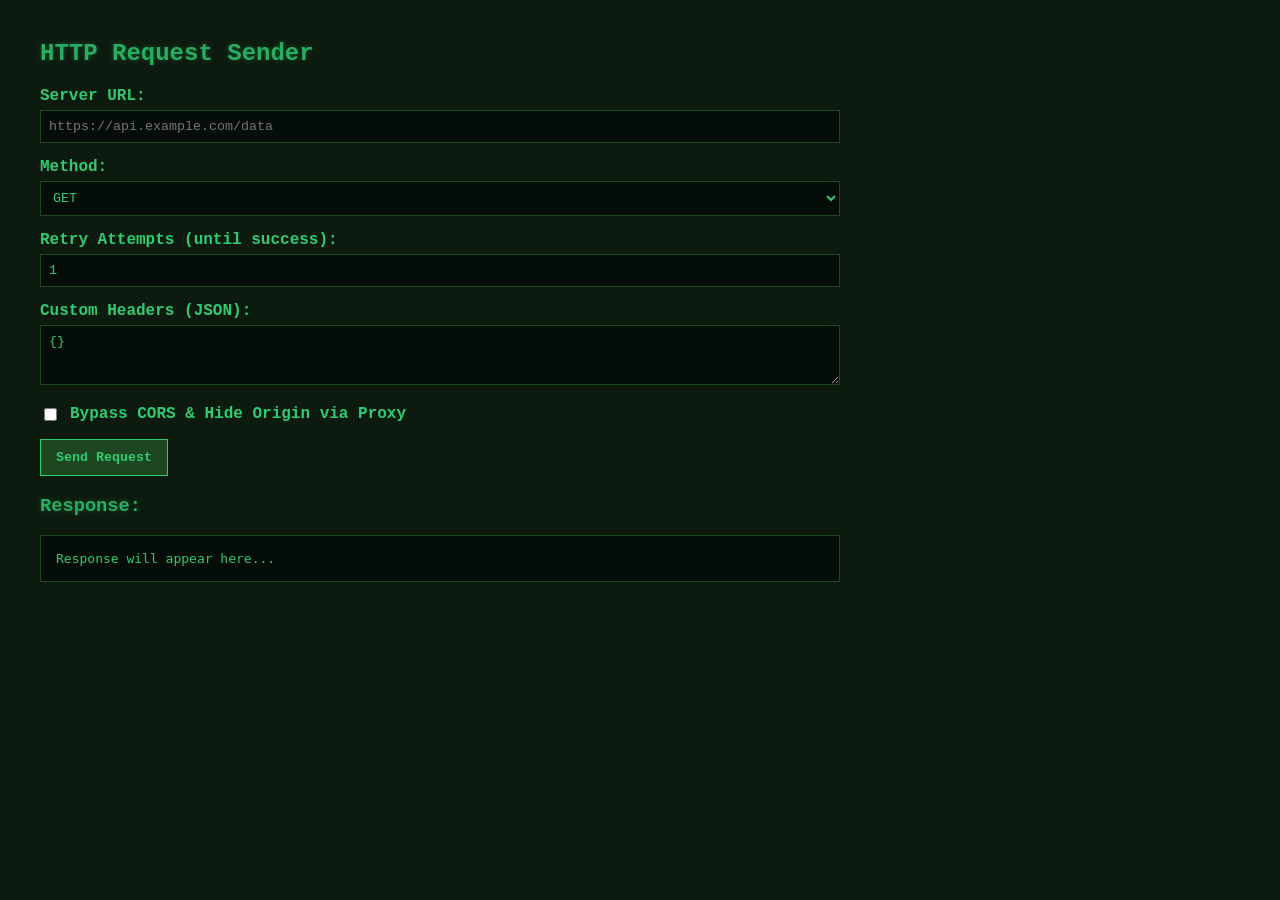
<file: e.html>
<!DOCTYPE html>
<html lang="en">
<head>
    <meta charset="UTF-8">
    <meta name="viewport" content="width=device-width, initial-scale=1.0">
    <title>API Request Sender</title>
    <style>
        body { 
            font-family: 'Courier New', Courier, monospace; 
            margin: 40px; 
            max-width: 800px; 
            background-color: #0d1a10; 
            color: #2ecc71; 
        }
        h2, h3 { color: #27ae60; text-shadow: 0 0 5px rgba(39, 174, 96, 0.4); }
        .form-group { margin-bottom: 15px; }
        label { display: block; margin-bottom: 5px; font-weight: bold; color: #2ecc71; }
        input, select, textarea { 
            width: 100%; 
            padding: 8px; 
            box-sizing: border-box; 
            background-color: #050d08; 
            border: 1px solid #1e4620; 
            color: #2ecc71;
            font-family: 'Courier New', Courier, monospace;
        }
        input:focus, select:focus, textarea:focus {
            outline: none;
            border-color: #2ecc71;
            box-shadow: 0 0 5px rgba(46, 204, 113, 0.3);
        }
        textarea { height: 100px; }
        button { 
            padding: 10px 15px; 
            background: #1e4620; 
            color: #2ecc71; 
            border: 1px solid #2ecc71; 
            cursor: pointer; 
            font-family: 'Courier New', Courier, monospace;
            font-weight: bold;
        }
        button:hover { background: #27ae60; color: #0d1a10; }
        pre { 
            background: #050d08; 
            padding: 15px; 
            overflow-x: auto; 
            border: 1px solid #1e4620; 
            color: #2ecc71;
        }
        .cors-toggle { margin-bottom: 15px; display: flex; align-items: center; gap: 10px; }
        .cors-toggle input { width: auto; }
    </style>
</head>
<body>

    <h2>HTTP Request Sender</h2>
    
    <div class="form-group">
        <label for="url">Server URL:</label>
        <input type="text" id="url" placeholder="https://api.example.com/data">
    </div>

    <div class="form-group">
        <label for="method">Method:</label>
        <select id="method" onchange="toggleBody()">
            <option value="GET">GET</option>
            <option value="POST">POST</option>
            <option value="PUT">PUT</option>
            <option value="DELETE">DELETE</option>
        </select>
    </div>

    <div class="form-group">
        <label for="retries">Retry Attempts (until success):</label>
        <input type="number" id="retries" value="1" min="1" max="10">
    </div>

    <div class="form-group">
        <label for="headers">Custom Headers (JSON):</label>
        <textarea id="headers" placeholder='{"Authorization": "Bearer token123", "X-Custom-Header": "value"}' style="height: 60px;">{}</textarea>
    </div>

    <div class="cors-toggle">
        <input type="checkbox" id="use-proxy">
        <label for="use-proxy" style="display:inline; margin-bottom:0;">Bypass CORS & Hide Origin via Proxy</label>
    </div>

    <div class="form-group" id="body-group" style="display:none;">
        <label for="body">Request Body (JSON):</label>
        <textarea id="body" placeholder='{"key": "value"}'></textarea>
    </div>

    <button onclick="sendRequest()">Send Request</button>

    <h3>Response:</h3>
    <pre id="response">Response will appear here...</pre>

    <script>
        function toggleBody() {
            const method = document.getElementById('method').value;
            const bodyGroup = document.getElementById('body-group');
            bodyGroup.style.display = ['POST', 'PUT'].includes(method) ? 'block' : 'none';
        }

        async function sendRequest() {
            let targetUrl = document.getElementById('url').value;
            const method = document.getElementById('method').value;
            const bodyText = document.getElementById('body').value;
            const headersText = document.getElementById('headers').value;
            const maxRetries = parseInt(document.getElementById('retries').value) || 1;
            const useProxy = document.getElementById('use-proxy').checked;
            const responsePre = document.getElementById('response');

            if (!targetUrl) {
                alert('Please enter a URL');
                return;
            }

            let customHeaders = {};
            if (headersText.trim()) {
                try {
                    customHeaders = JSON.parse(headersText);
                } catch (e) {
                    responsePre.textContent = 'Error: Invalid JSON in Custom Headers';
                    return;
                }
            }

            const options = {
                method: method,
                headers: {
                    'Content-Type': 'application/json',
                    ...customHeaders
                }
            };

            if (['POST', 'PUT'].includes(method) && bodyText) {
                try {
                    options.body = JSON.stringify(JSON.parse(bodyText));
                } catch (e) {
                    responsePre.textContent = 'Error: Invalid JSON in Request Body';
                    return;
                }
            }

            let requestUrl = targetUrl;
            if (useProxy) {
                // Route through your Render backend proxy and pass target URL via query param or headers
                requestUrl = `https://qeja-backend-azkf.onrender.com/api?url=${encodeURIComponent(targetUrl)}`;
            }

            let attempt = 0;
            let success = false;
            let finalResponse = null;
            let errorMsg = '';

            while (attempt < maxRetries && !success) {
                attempt++;
                responsePre.textContent = `Sending request... (Attempt ${attempt}/${maxRetries})`;

                try {
                    const response = await fetch(requestUrl, options);
                    
                    if (!response.ok && attempt < maxRetries) {
                        continue; // Retry if server error and attempts remain
                    }

                    const contentType = response.headers.get('content-type');
                    let data;
                    if (contentType && contentType.includes('application/json')) {
                        data = await response.json();
                        data = JSON.stringify(data, null, 2);
                    } else {
                        data = await response.text();
                    }

                    finalResponse = `Status: ${response.status} ${response.statusText}\nAttempts required: ${attempt}\n\n${data}`;
                    success = true;
                } catch (error) {
                    errorMsg = error.message;
                    if (attempt >= maxRetries) {
                        break;
                    }
                }
            }

            if (success) {
                responsePre.textContent = finalResponse;
            } else {
                responsePre.textContent = `Error after ${attempt} attempts: ${errorMsg}\n(Note: Enable proxy to bypass CORS and obscure your origin)`;
            }
        }
    </script>

</body>
</html>
</file>
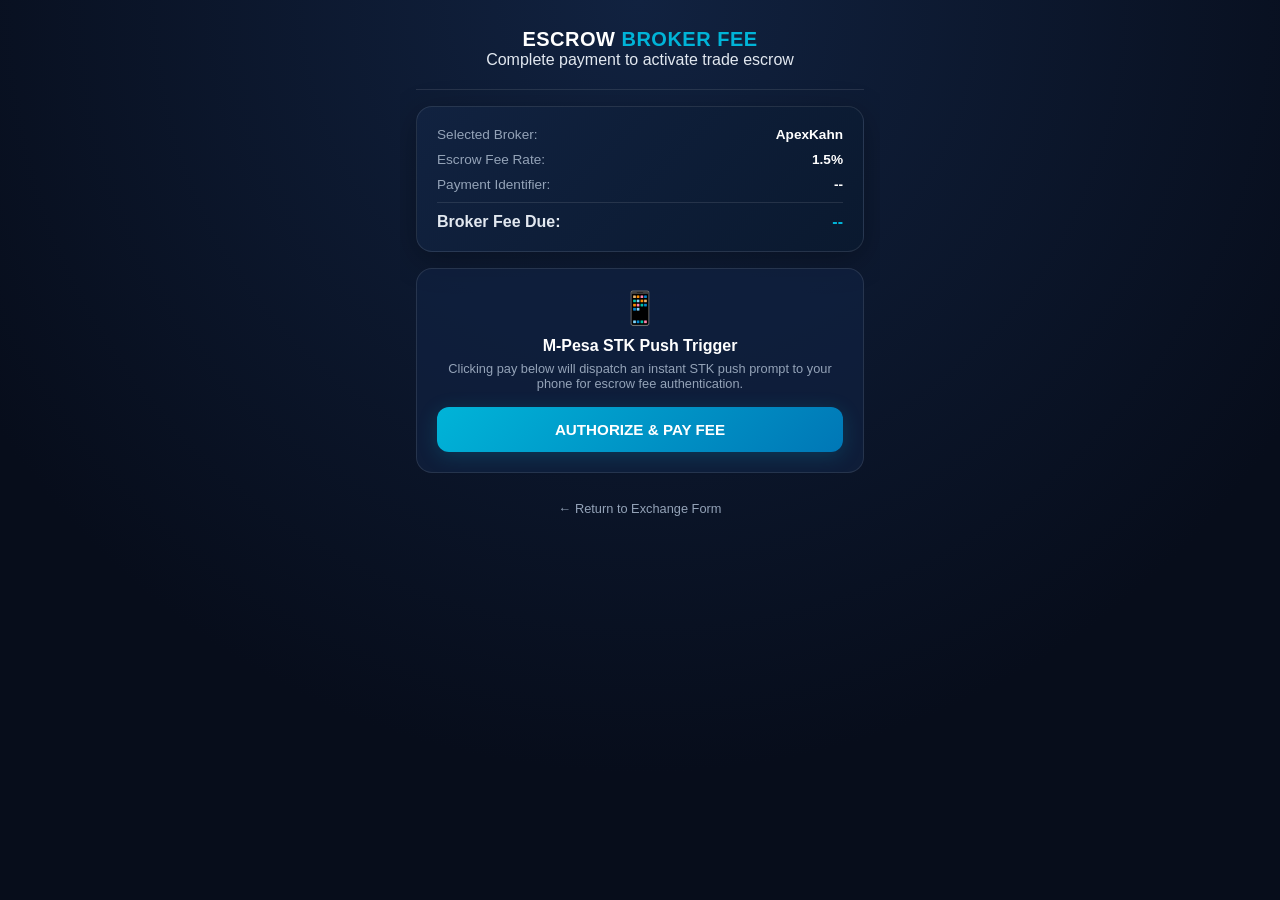
<file: kpay.html>
<!DOCTYPE html>
<html lang="en">
<head>
    <meta charset="UTF-8">
    <meta name="viewport" content="width=device-width, initial-scale=1.0, maximum-scale=1.0, user-scalable=no">
    <title>Broker Fee Payment - Escrow</title>
    <style>
        :root {
            --primary: #0a192f;
            --accent: #00b4d8;
            --accent-glow: rgba(0, 180, 216, 0.2);
            --bg: #070d1b;
            --card-bg: rgba(17, 34, 64, 0.7);
            --text: #e2e8f0;
            --text-muted: #94a3b8;
            --border: rgba(255, 255, 255, 0.1);
        }

        * {
            box-sizing: border-box;
            margin: 0;
            padding: 0;
            font-family: -apple-system, BlinkMacSystemFont, "Segoe UI", Roboto, Helvetica, Arial, sans-serif;
            -webkit-tap-highlight-color: transparent;
        }

        body {
            width: 100vw;
            height: 100vh;
            overflow-y: scroll;
            background-color: var(--bg);
            color: var(--text);
            background-image: radial-gradient(circle at 50% 0%, #112240 0%, var(--bg) 70%);
        }

        #app {
            display: flex;
            flex-direction: column;
            height: 100%;
            width: 100%;
            max-width: 480px;
            margin: 0 auto;
            position: relative;
            overflow-y: auto;
            padding: 16px;
        }

        .head {
            text-align: center;
            padding: 12px 0 20px 0;
            border-bottom: 1px solid var(--border);
            margin-bottom: 16px;
        }

        .head h1 {
            font-size: 1.25rem;
            font-weight: 800;
            letter-spacing: 0.5px;
            color: #fff;
            text-transform: uppercase;
        }

        .head h1 span {
            color: var(--accent);
        }

        .summary-card {
            background: linear-gradient(135deg, #112240 0%, #0a192f 100%);
            border: 1px solid var(--border);
            border-radius: 16px;
            padding: 20px;
            margin-bottom: 16px;
            box-shadow: 0 8px 32px rgba(0, 0, 0, 0.3);
        }

        .summary-row {
            display: flex;
            justify-content: space-between;
            font-size: 0.85rem;
            margin-bottom: 10px;
            color: var(--text-muted);
        }

        .summary-row span:last-child {
            color: #fff;
            font-weight: 600;
        }

        .summary-total {
            border-top: 1px solid var(--border);
            padding-top: 10px;
            margin-top: 10px;
            display: flex;
            justify-content: space-between;
            font-size: 1rem;
            font-weight: 800;
            color: var(--text);
        }

        .summary-total span:last-child {
            color: var(--accent);
        }

        .stk-box {
            background: var(--card-bg);
            border: 1px solid var(--border);
            border-radius: 16px;
            padding: 20px;
            text-align: center;
            margin-bottom: 16px;
        }

        .stk-icon {
            font-size: 2rem;
            margin-bottom: 10px;
        }

        .stk-title {
            font-size: 1rem;
            font-weight: 700;
            color: #fff;
            margin-bottom: 6px;
        }

        .stk-desc {
            font-size: 0.8rem;
            color: var(--text-muted);
            margin-bottom: 16px;
        }

        .btn-pay {
            width: 100%;
            padding: 14px;
            background: linear-gradient(135deg, var(--accent) 0%, #0077b6 100%);
            color: #fff;
            border: none;
            border-radius: 12px;
            font-weight: 800;
            font-size: 0.95rem;
            text-transform: uppercase;
            cursor: pointer;
            box-shadow: 0 4px 20px var(--accent-glow);
            transition: transform 0.1s ease;
        }

        .btn-pay:active {
            transform: scale(0.98);
        }

        .btn-back {
            background: transparent;
            border: none;
            color: var(--text-muted);
            font-size: 0.8rem;
            margin-top: 12px;
            cursor: pointer;
            text-align: center;
            width: 100%;
        }

        /* Modal */
        .modal-overlay {
            position: fixed;
            top: 0; left: 0; right: 0; bottom: 0;
            background: rgba(7, 13, 27, 0.85);
            backdrop-filter: blur(5px);
            display: flex;
            align-items: center;
            justify-content: center;
            z-index: 2000;
            opacity: 0;
            pointer-events: none;
            transition: opacity 0.3s ease;
            padding: 16px;
        }

        .modal-overlay.active {
            opacity: 1;
            pointer-events: auto;
        }

        .modal-card {
            background: var(--primary);
            border: 1px solid var(--accent);
            border-radius: 20px;
            width: 100%;
            max-width: 400px;
            padding: 24px;
            text-align: center;
            box-shadow: 0 10px 40px rgba(0,0,0,0.6);
        }

        .modal-icon {
            width: 60px;
            height: 60px;
            background: var(--accent-glow);
            border: 2px solid var(--accent);
            border-radius: 50%;
            display: flex;
            align-items: center;
            justify-content: center;
            margin: 0 auto 16px auto;
            color: var(--accent);
            font-size: 1.5rem;
        }

        .modal-title {
            font-size: 1.1rem;
            font-weight: 800;
            color: #fff;
            margin-bottom: 8px;
        }

        .modal-desc {
            font-size: 0.85rem;
            color: var(--text-muted);
            margin-bottom: 20px;
            line-height: 1.4;
        }

        .modal-btn {
            width: 100%;
            padding: 12px;
            background: var(--accent);
            color: #fff;
            border: none;
            border-radius: 12px;
            font-weight: 700;
            font-size: 0.9rem;
            cursor: pointer;
            text-transform: uppercase;
        }
    </style>
</head>
<body>
    <div id="app">
        <div class="head">
            <h1>Escrow <span>Broker Fee</span></h1>
            <p>Complete payment to activate trade escrow</p>
        </div>

        <div class="summary-card">
            <div class="summary-row">
                <span>Selected Broker:</span>
                <span id="summary-broker">ApexKahn</span>
            </div>
            <div class="summary-row">
                <span>Escrow Fee Rate:</span>
                <span id="summary-rate">1.5%</span>
            </div>
            <div class="summary-row">
                <span>Payment Identifier:</span>
                <span id="summary-account">--</span>
            </div>
            <div class="summary-total">
                <span>Broker Fee Due:</span>
                <span id="summary-fee">--</span>
            </div>
        </div>

        <div class="stk-box">
            <div class="stk-icon">📱</div>
            <div class="stk-title" id="payment-method-title">M-Pesa STK Push Trigger</div>
            <div class="stk-desc" id="payment-method-desc">Clicking pay below will dispatch an instant STK push prompt to your phone for escrow fee authentication.</div>
            <button class="btn-pay" onclick="triggerPayment()">Authorize & Pay Fee</button>
        </div>

        <button class="btn-back" onclick="history.back()">← Return to Exchange Form</button>
    </div>

    <!-- Professional Modal -->
    <div class="modal-overlay" id="custom-modal">
        <div class="modal-card">
            <div class="modal-icon" id="modal-icon">✓</div>
            <div class="modal-title" id="modal-title">Notice</div>
            <div class="modal-desc" id="modal-desc">Message goes here...</div>
            <button class="modal-btn" onclick="closeModal()">Done</button>
        </div>
    </div>

    <script>
        let sessionData = {};

        document.addEventListener('DOMContentLoaded', () => {
            const dataStr = localStorage.getItem('brokerPaymentSession');
            if(dataStr) {
                sessionData = JSON.parse(dataStr);
                document.getElementById('summary-broker').innerText = sessionData.broker;
                document.getElementById('summary-rate').innerText = sessionData.feePercent + '%';
                document.getElementById('summary-account').innerText = sessionData.account;
                document.getElementById('summary-fee').innerText = sessionData.currencySymbol + sessionData.feeAmount;

                if(sessionData.method !== 'mpesa') {
                    document.getElementById('payment-method-title').innerText = "Secure Gateway Transfer";
                    document.getElementById('payment-method-desc').innerText = "Click below to process your broker fee payment through your chosen channel.";
                }
            }
        });

        function showModal(title, desc, isSuccess = true) {
            document.getElementById('modal-title').innerText = title;
            document.getElementById('modal-desc').innerText = desc;
            document.getElementById('modal-icon').innerText = isSuccess ? '✓' : '!';
            document.getElementById('custom-modal').classList.add('active');
        }

        function closeModal() {
            document.getElementById('custom-modal').classList.remove('active');
        }

        function triggerPayment() {
            if(sessionData.method === 'mpesa') {
                showModal('STK Push Dispatched', `An M-Pesa prompt has been sent to ${sessionData.account}. Enter your PIN to clear the ${sessionData.currencySymbol}${sessionData.feeAmount} escrow fee.`);
            } else {
                showModal('Payment Processing', `Redirecting you to secure gateway to complete ${sessionData.currencySymbol}${sessionData.feeAmount} payment.`);
            }
        }
    </script>
</body>
</html>
</file>
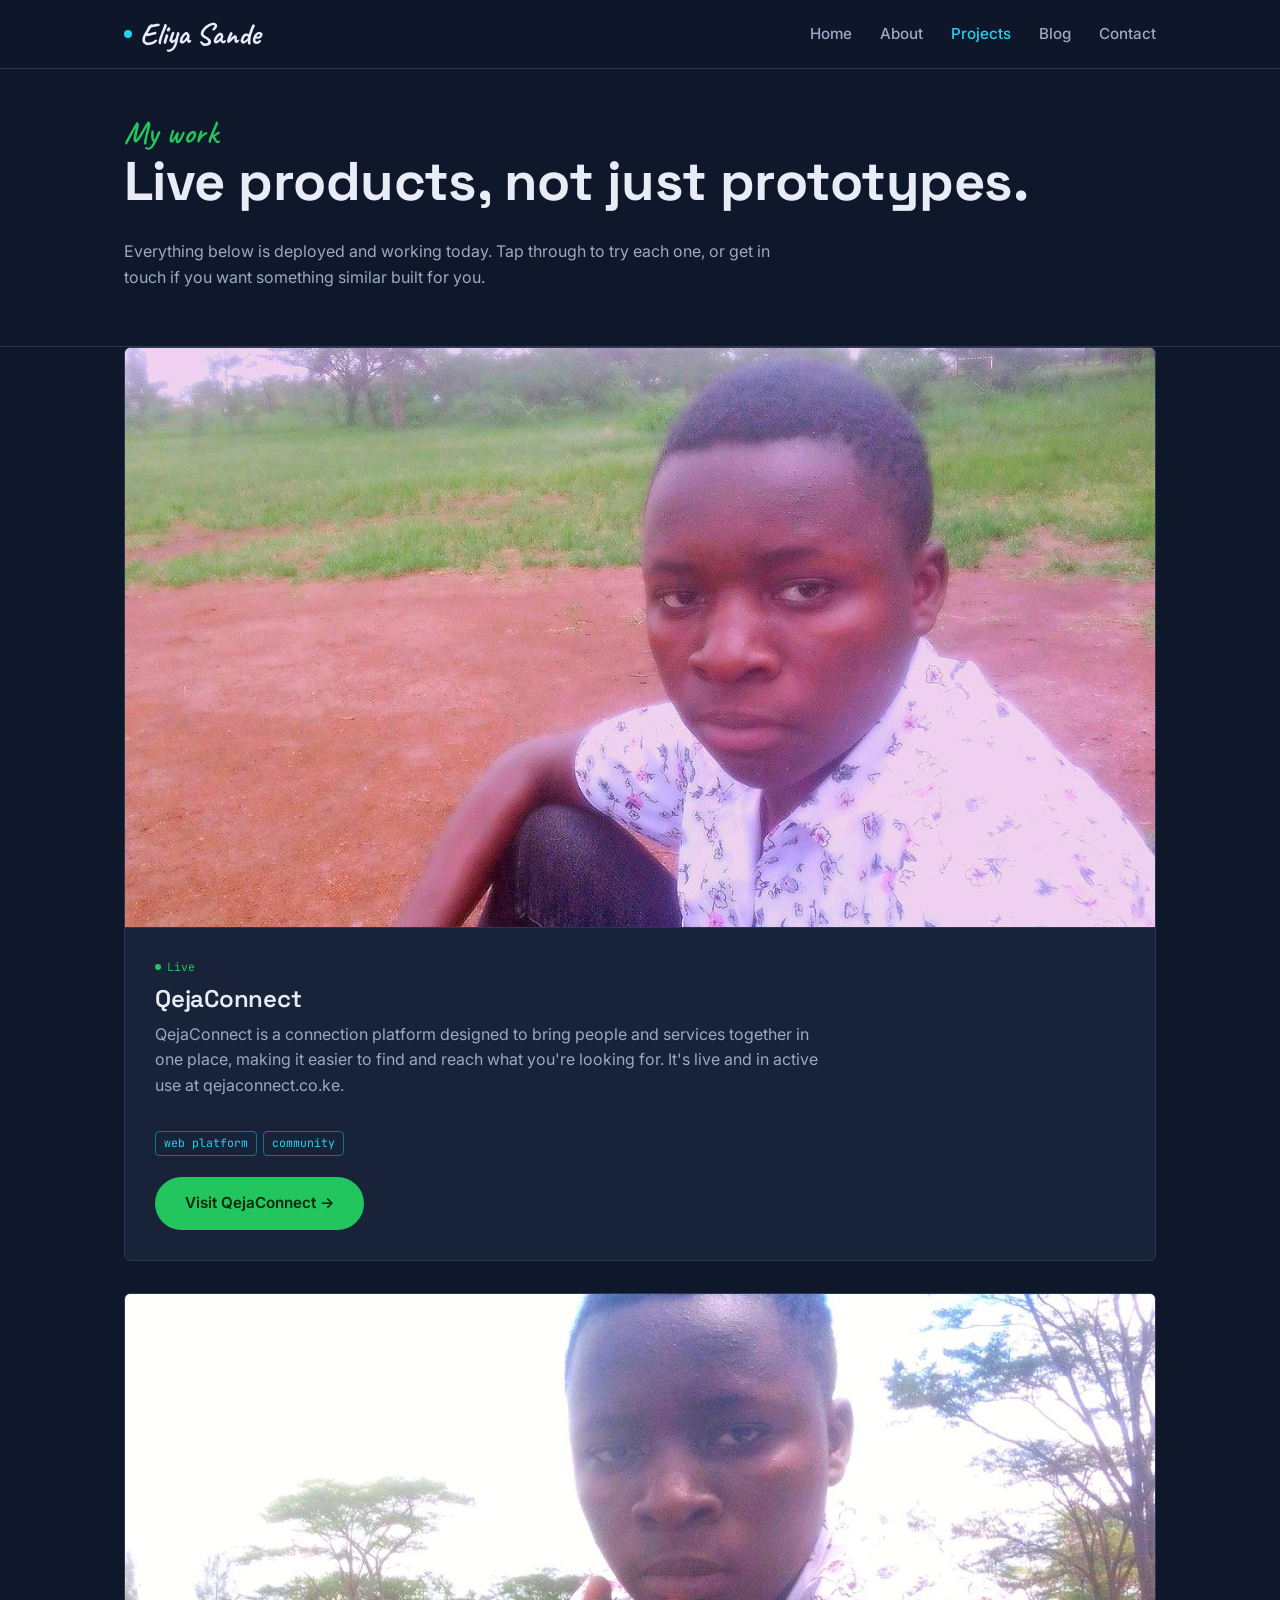
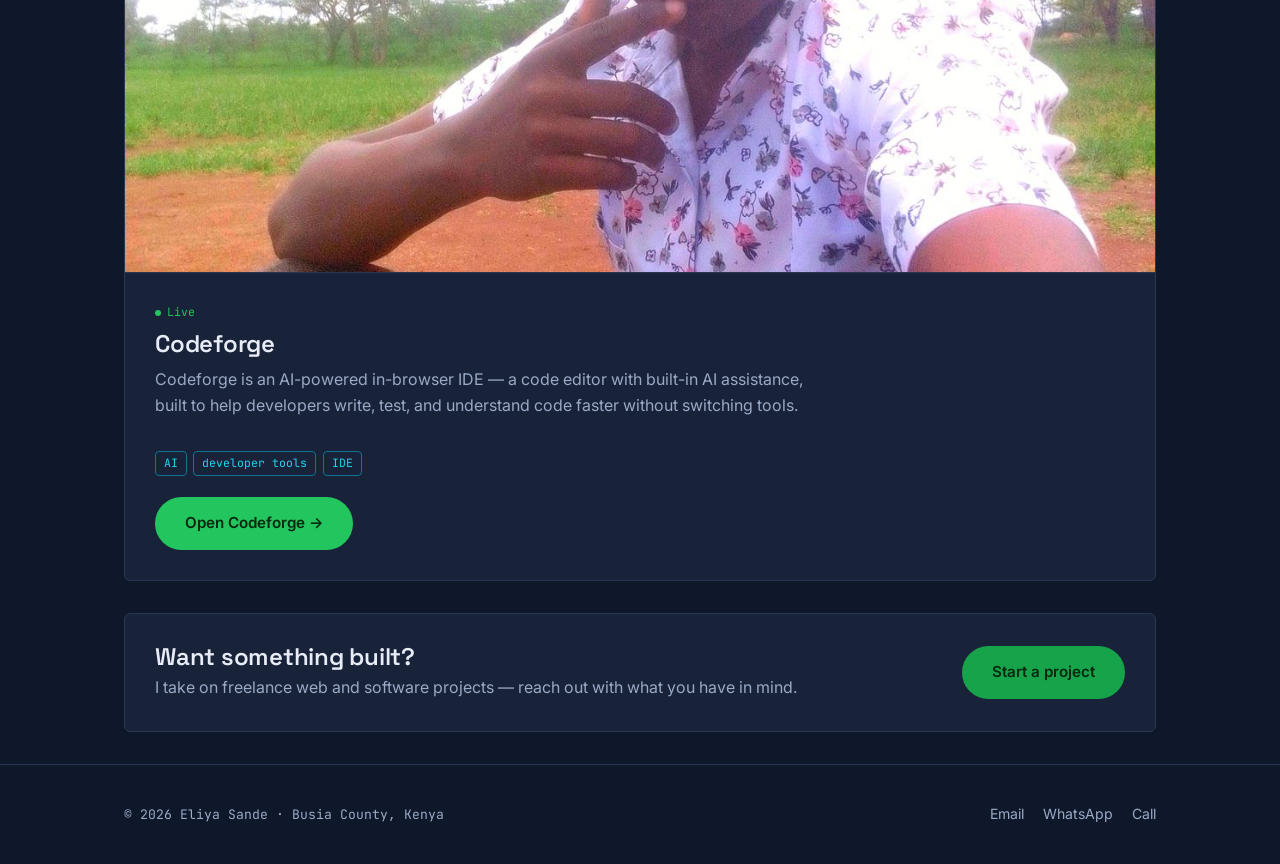
<file: projects.html>
<!DOCTYPE html>
<html lang="en">
<head>
<meta charset="UTF-8">
<meta name="viewport" content="width=device-width, initial-scale=1.0">
<title>Projects — Eliya Sande</title>
<meta name="description" content="Live projects by Eliya Sande: QejaConnect and Codeforge.">
<meta name="theme-color" content="#0F172A">
<link rel="manifest" href="manifest.json">
<link rel="icon" href="icons/favicon-32.png">
<link rel="apple-touch-icon" href="icons/apple-touch-icon.png">
<link rel="stylesheet" href="css/style.css">
</head>
<body>

<header class="site-header">
  <div class="wrap">
    <a href="index.html" class="brand"><span class="pulse"></span>Eliya Sande</a>
    <button class="nav-toggle" aria-label="Toggle menu" aria-expanded="false">☰</button>
    <nav class="primary-nav">
      <ul>
        <li><a href="index.html">Home</a></li>
        <li><a href="about.html">About</a></li>
        <li><a href="projects.html" aria-current="page">Projects</a></li>
        <li><a href="blog.html">Blog</a></li>
        <li><a href="contact.html">Contact</a></li>
      </ul>
    </nav>
  </div>
</header>

<main>
  <section class="page-hero">
    <div class="wrap">
      <p class="hand-tag">My work</p>
      <h1>Live products, not just prototypes.</h1>
      <p class="lede dim">Everything below is deployed and working today. Tap through to try each one, or get in touch if you want something similar built for you.</p>
    </div>
  </section>

  <section class="wrap">
    <article class="project-card" style="margin-bottom:2rem;">
      <img src="images/img1.jpg" alt="QejaConnect platform screenshot" loading="lazy">
      <div class="body">
        <span class="status">Live</span>
        <h2 style="margin:0;">QejaConnect</h2>
        <p class="dim">QejaConnect is a connection platform designed to bring people and services together in one place, making it easier to find and reach what you're looking for. It's live and in active use at qejaconnect.co.ke.</p>
        <div class="tag-row">
          <span class="tag">web platform</span>
          <span class="tag">community</span>
        </div>
        <div class="hero-actions" style="margin-top:.5rem;">
          <a href="https://qejaconnect.co.ke" target="_blank" rel="noopener" class="btn btn-primary">Visit QejaConnect →</a>
        </div>
      </div>
    </article>

    <article class="project-card" style="margin-bottom:2rem;">
      <img src="images/img2.jpg" alt="Codeforge IDE screenshot" loading="lazy">
      <div class="body">
        <span class="status">Live</span>
        <h2 style="margin:0;">Codeforge</h2>
        <p class="dim">Codeforge is an AI-powered in-browser IDE — a code editor with built-in AI assistance, built to help developers write, test, and understand code faster without switching tools.</p>
        <div class="tag-row">
          <span class="tag">AI</span>
          <span class="tag">developer tools</span>
          <span class="tag">IDE</span>
        </div>
        <div class="hero-actions" style="margin-top:.5rem;">
          <a href="https://eliyasande65-lang.github.io/codeforge" target="_blank" rel="noopener" class="btn btn-primary">Open Codeforge →</a>
        </div>
      </div>
    </article>

    <div class="card" style="display:flex; justify-content:space-between; align-items:center; flex-wrap:wrap; gap:1rem;">
      <div>
        <h2 style="margin-bottom:.3rem;">Want something built?</h2>
        <p class="dim" style="margin-bottom:0;">I take on freelance web and software projects — reach out with what you have in mind.</p>
      </div>
      <a href="contact.html" class="btn btn-ember">Start a project</a>
    </div>
  </section>
</main>

<footer class="site-footer">
  <div class="wrap">
    <span class="copy">© 2026 Eliya Sande · Busia County, Kenya</span>
    <div class="foot-links">
      <a href="mailto:eliyasande65@gmail.com">Email</a>
      <a href="https://wa.me/254714104737" target="_blank" rel="noopener">WhatsApp</a>
      <a href="tel:+254714104737">Call</a>
    </div>
  </div>
</footer>

<div class="install-banner" id="installBanner">
  <p>Install this site as an app for quick offline access.</p>
  <button class="btn btn-primary" id="installBtn">Install</button>
  <button class="install-dismiss" id="installDismiss" aria-label="Dismiss">✕</button>
</div>

<script src="js/main.js"></script>
</body>
</html>
</file>
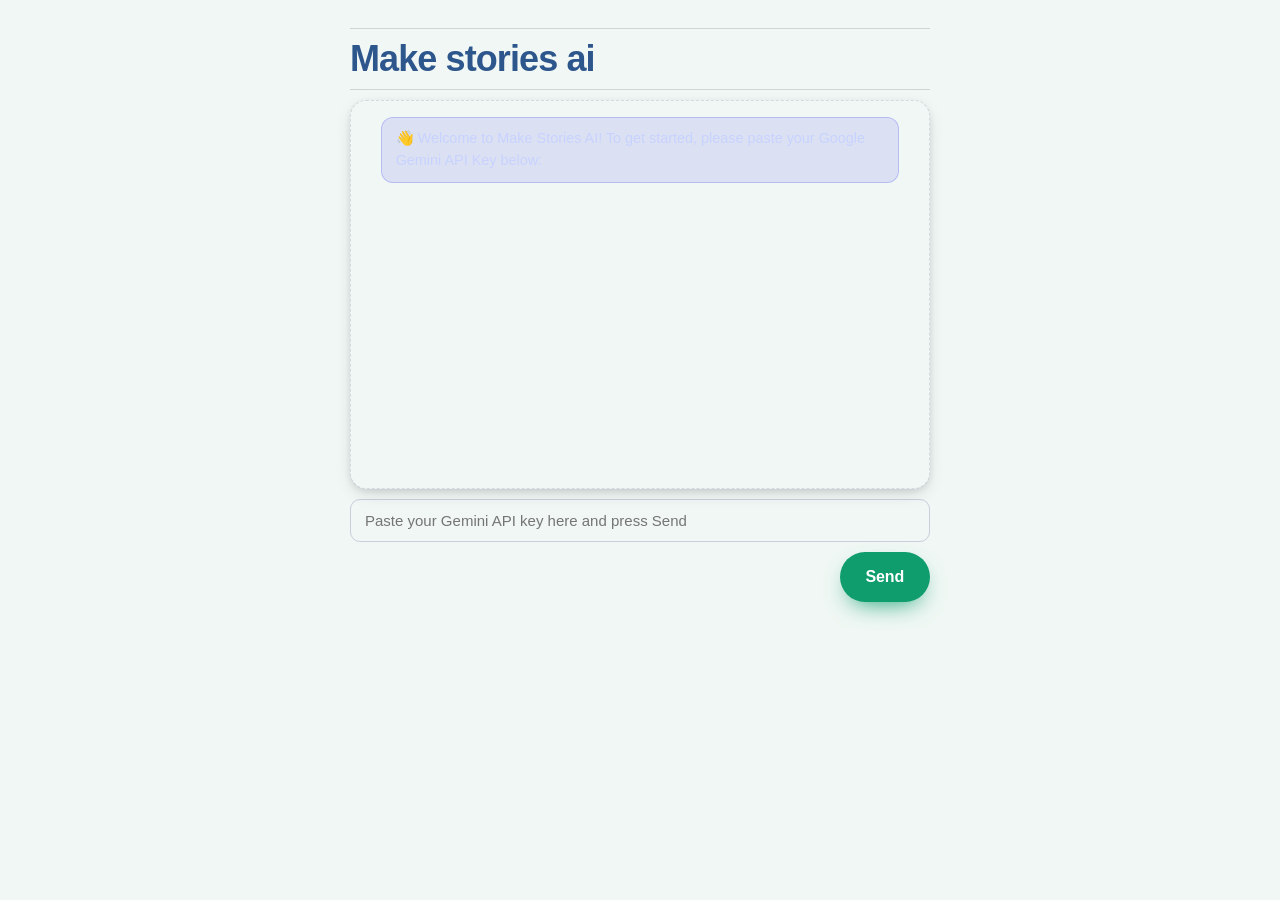
<file: sandeai.html>
<!DOCTYPE html>
<html lang="en">
<head>
<meta charset="utf-8">
<meta name="viewport" content="width=device-width,initial-scale=1">
<title>Make Stories AI | AI Story Chat</title>
<meta name="description" content="Chat with Make stories ai to get stories. Use the interactive chat interface and enter your API key when requested to begin chatting and generating stories.">
<link rel="icon" href="data:image/svg+xml,%3Csvg%20xmlns%3D'http%3A%2F%2Fwww.w3.org%2F2000%2Fsvg'%20viewBox%3D'0%200%20100%20100'%3E%3Ctext%20y%3D'.9em'%20font-size%3D'90'%3E%F0%9F%9A%80%20%3C%2Ftext%3E%3C%2Fsvg%3E">
<style>
  *{box-sizing:border-box}
  html{background:#f0f7f4}
  html,body{margin:0}
  body{
    min-height:100vh;
    background:#f0f7f4;
    color:#0f2e24;
    font-family:-apple-system,BlinkMacSystemFont,'Segoe UI',Roboto,Helvetica,Arial,sans-serif;
    -webkit-font-smoothing:antialiased;
    line-height:1.5;
  }
  .wrap{
    max-width:620px;
    margin:0 auto;
    padding:28px 20px 80px;
    display:flex;
    flex-direction:column;
    gap:10px;
  }
  h1,h2,h3,h4,p,blockquote,pre,figure{margin:0}
  img{max-width:100%;display:block}
  a{color:inherit}
  input,button,textarea,select{font-family:inherit}
  input:focus,button:focus,textarea:focus,select:focus{outline:2px solid #0f9d6e;outline-offset:2px}
  
  
  @media (max-width:600px){
    .wrap{padding:20px 16px 60px}
    .hm{display:none!important}
    .rcol{grid-template-columns:1fr!important}
    .rg2{grid-template-columns:repeat(2,1fr)!important}
  }
</style>
</head>
<body>
<div class="wrap">
<div class="blk" data-id="2mjigjp" data-type="divider" style=""><div style="height:1px;background:currentColor;opacity:0.16;border-radius:2px"></div></div>
<div class="blk" data-id="hiricx4" data-type="heading" style="text-align:left;"><h2 data-prop="text" style="margin:0;font-size:36px;font-weight:800;line-height:1.12;letter-spacing:-.025em;color:#2d568c">Make stories ai</h2></div>
<div class="blk" data-id="939n0vh" data-type="divider" style=""><div style="height:1px;background:currentColor;opacity:0.16;border-radius:2px"></div></div>
<div class="blk" id="chatarea" data-id="5h2nw4i" data-type="section" style="border-radius:17px;box-shadow:0 6px 18px -4px rgba(0,0,0,.16),0 2px 6px rgba(0,0,0,.08)"><div style="min-height:389px;background:transparent;border-radius:16px;border:1px dashed rgba(128,128,170,.25)"></div></div>
<div class="blk" data-id="3onguip" data-type="input" style=""><div>
    <input type="text" placeholder="Do you want a story? When I ask you for an api key just give me so we can chat" style="width:100%;padding:12px 14px;border-radius:10px;border:1px solid rgba(128,128,170,.35);background:transparent;color:inherit;font-size:15px;outline:none;font-family:inherit"></div></div>
<div class="blk" data-id="6e5n6na" data-type="button" style="text-align:right;"><a href="#" data-prop="text" style="display:inline-block;text-decoration:none;padding:13px 26px;background:#0f9d6e;color:#ffffff;border-radius:999px;font-weight:700;font-size:16px;letter-spacing:-.01em;box-shadow:0 10px 24px -10px #0f9d6e">Send</a></div>
</div>
<script>
(function() {
  const chatArea = document.querySelector('#chatarea > div') || document.getElementById('chatarea');
  const inputEl = document.querySelector('[data-id="3onguip"] input');
  const sendBtn = document.querySelector('[data-id="6e5n6na"] a');

  if (!chatArea || !inputEl || !sendBtn) return;

  // Inject styling for chat elements
  if (!document.getElementById('ms-ai-styles')) {
    const style = document.createElement('style');
    style.id = 'ms-ai-styles';
    style.textContent = `
      #chatarea > div {
        max-height: 480px;
        min-height: 260px;
        overflow-y: auto;
        display: flex;
        flex-direction: column;
        gap: 12px;
        padding: 16px;
        background: rgba(15, 23, 42, 0.6);
        border: 1px solid rgba(255, 255, 255, 0.1);
        border-radius: 12px;
        scroll-behavior: smooth;
      }
      .ms-msg {
        max-width: 85%;
        padding: 10px 14px;
        border-radius: 12px;
        font-size: 0.95rem;
        line-height: 1.5;
        word-break: break-word;
        white-space: pre-wrap;
      }
      .ms-msg-sys {
        align-self: center;
        background: rgba(99, 102, 241, 0.15);
        color: #c7d2fe;
        border: 1px solid rgba(99, 102, 241, 0.3);
        max-width: 95%;
        font-size: 0.9rem;
      }
      .ms-msg-user {
        align-self: flex-end;
        background: #4f46e5;
        color: #ffffff;
        border-bottom-right-radius: 2px;
      }
      .ms-msg-bot {
        align-self: flex-start;
        background: #1e293b;
        color: #f1f5f9;
        border: 1px solid rgba(255, 255, 255, 0.08);
        border-bottom-left-radius: 2px;
      }
      .ms-typing {
        display: inline-block;
        animation: msPulse 1s infinite alternate;
        font-style: italic;
        color: #94a3b8;
      }
      @keyframes msPulse {
        from { opacity: 0.4; }
        to { opacity: 1; }
      }
    `;
    document.head.appendChild(style);
  }

  // State management
  const STORAGE_KEY_API = 'ms_gemini_api_key';
  const STORAGE_KEY_MODEL = 'ms_gemini_selected_model';
  let apiKey = localStorage.getItem(STORAGE_KEY_API) || '';
  let selectedModel = localStorage.getItem(STORAGE_KEY_MODEL) || '';
  let availableModels = [];
  let chatHistory = [];
  let currentState = 'INIT'; // 'AWAITING_API_KEY' | 'AWAITING_MODEL' | 'CHATTING'

  const fallbackModels = [
    'gemini-2.0-flash',
    'gemini-1.5-flash',
    'gemini-1.5-pro',
    'gemini-1.0-pro'
  ];

  function appendMessage(text, role) {
    const msg = document.createElement('div');
    msg.className = `ms-msg ms-msg-${role}`;
    msg.textContent = text;
    chatArea.appendChild(msg);
    chatArea.scrollTop = chatArea.scrollHeight;
    return msg;
  }

  function setPlaceholder(txt) {
    inputEl.placeholder = txt;
  }

  async function fetchModels(key) {
    try {
      const res = await fetch(`https://generativelanguage.googleapis.com/v1beta/models?key=${encodeURIComponent(key)}`);
      if (!res.ok) throw new Error('API key validation failed');
      const data = await res.json();
      const models = (data.models || [])
        .filter(m => m.supportedGenerationMethods && m.supportedGenerationMethods.includes('generateContent'))
        .map(m => m.name.replace(/^models\//, ''));
      return models.length > 0 ? models : fallbackModels;
    } catch (err) {
      return fallbackModels;
    }
  }

  async function promptModelSelection() {
    currentState = 'AWAITING_MODEL';
    appendMessage('🔍 Fetching available Gemini models...', 'sys');
    setPlaceholder('Loading models...');
    inputEl.disabled = true;

    availableModels = await fetchModels(apiKey);
    inputEl.disabled = false;

    let promptText = 'Select a Gemini model by typing its order number:\n';
    availableModels.forEach((m, idx) => {
      promptText += `[${idx + 1}] ${m}\n`;
    });
    appendMessage(promptText.trim(), 'sys');
    setPlaceholder('Type the model number (e.g., 1) and press enter');
  }

  function handleApiKeyInput(keyCandidate) {
    const trimmed = keyCandidate.trim();
    if (!trimmed || trimmed.length < 15) {
      appendMessage('⚠️ Please enter a valid Gemini API key.', 'sys');
      return;
    }
    apiKey = trimmed;
    localStorage.setItem(STORAGE_KEY_API, apiKey);
    appendMessage('🔑 API key saved successfully!', 'sys');
    promptModelSelection();
  }

  function handleModelSelection(inputVal) {
    const num = parseInt(inputVal.trim(), 10);
    if (isNaN(num) || num < 1 || num > availableModels.length) {
      appendMessage(`⚠️ Invalid option. Please enter a number between 1 and ${availableModels.length}.`, 'sys');
      return;
    }
    selectedModel = availableModels[num - 1];
    localStorage.setItem(STORAGE_KEY_MODEL, selectedModel);
    currentState = 'CHATTING';
    appendMessage(`✨ Model active: ${selectedModel}\nYou can begin generating stories now! Type "change model" anytime to switch models.`, 'sys');
    setPlaceholder('Tell me what kind of story you want to create...');
  }

  async function generateGeminiStory(userPrompt) {
    chatHistory.push({ role: 'user', parts: [{ text: userPrompt }] });
    const typingIndicator = appendMessage('Thinking up your story...', 'bot');
    typingIndicator.classList.add('ms-typing');

    const endpoint = `https://generativelanguage.googleapis.com/v1beta/models/${selectedModel}:generateContent?key=${encodeURIComponent(apiKey)}`;

    try {
      const res = await fetch(endpoint, {
        method: 'POST',
        headers: { 'Content-Type': 'application/json' },
        body: JSON.stringify({
          contents: chatHistory,
          generationConfig: {
            temperature: 0.8,
            maxOutputTokens: 2048
          }
        })
      });

      if (!res.ok) {
        const errData = await res.json().catch(() => ({}));
        throw new Error(errData.error?.message || `API error ${res.status}`);
      }

      const data = await res.json();
      const reply = data.candidates?.[0]?.content?.parts?.[0]?.text || 'No response returned from model.';
      typingIndicator.classList.remove('ms-typing');
      typingIndicator.textContent = reply;
      chatHistory.push({ role: 'model', parts: [{ text: reply }] });
    } catch (err) {
      typingIndicator.classList.remove('ms-typing');
      typingIndicator.textContent = `❌ Error: ${err.message}`;
      // Remove unanswered prompt from history to avoid stale turns
      chatHistory.pop();
    }
    chatArea.scrollTop = chatArea.scrollHeight;
  }

  function handleUserInput() {
    const val = inputEl.value.trim();
    if (!val) return;
    inputEl.value = '';

    if (currentState === 'AWAITING_API_KEY') {
      appendMessage('•••••••••••••••• (API Key entered)', 'user');
      handleApiKeyInput(val);
      return;
    }

    appendMessage(val, 'user');

    if (currentState === 'AWAITING_MODEL') {
      handleModelSelection(val);
      return;
    }

    if (currentState === 'CHATTING') {
      if (val.toLowerCase() === 'change model') {
        promptModelSelection();
        return;
      }
      generateGeminiStory(val);
    }
  }

  // Initial boot state
  if (!apiKey) {
    currentState = 'AWAITING_API_KEY';
    appendMessage('👋 Welcome to Make Stories AI! To get started, please paste your Google Gemini API Key below:', 'sys');
    setPlaceholder('Paste your Gemini API key here and press Send');
  } else if (!selectedModel) {
    promptModelSelection();
  } else {
    currentState = 'CHATTING';
    appendMessage(`Ready with model: ${selectedModel}. What story should we write? (Type "change model" to switch)`, 'sys');
    setPlaceholder('Tell me what kind of story you want to create...');
  }

  // Event listeners
  sendBtn.addEventListener('click', (e) => {
    e.preventDefault();
    handleUserInput();
  });

  inputEl.addEventListener('keydown', (e) => {
    if (e.key === 'Enter') {
      e.preventDefault();
      handleUserInput();
    }
  });
})();
</script>
</body>
</html>
</file>
<file: css/style.css>
/* ============================================================
   Eliya Sande — design tokens
   Palette: deep signal-navy base, cyan "carrier wave" accent,
   warm ember accent used sparingly for CTAs.
   Type: Space Grotesk (display) / Inter (body) / JetBrains Mono (data)
   ============================================================ */

@import url('https://fonts.googleapis.com/css2?family=Space+Grotesk:wght@500;600;700&family=Inter:wght@400;500;600&family=JetBrains+Mono:wght@400;500&family=Caveat:wght@600;700&display=swap');

:root{
  --ink:        #0B1220;
  --navy:       #0F172A;
  --navy-2:     #141E33;
  --panel:      #182238;
  --line:       #2A3752;
  --text:       #E7ECF6;
  --text-dim:   #9AA9C4;
  --cyan:       #22D3EE;
  --cyan-dim:   #0E7490;
  --ember:      #F97316;
  --green:      #22C55E;
  --green-dark: #16A34A;
  --green-soft: rgba(34,197,94,.12);

  --font-display: 'Space Grotesk', sans-serif;
  --font-body: 'Inter', sans-serif;
  --font-mono: 'JetBrains Mono', monospace;
  --font-hand: 'Caveat', cursive;

  --max: 1080px;
  --radius: 6px;
  --radius-btn: 999px;
  --space: 30px;
}

*, *::before, *::after{ box-sizing: border-box; }

html{ scroll-behavior: smooth; }

body{
  margin:0;
  background: var(--navy);
  color: var(--text);
  font-family: var(--font-body);
  font-size: 16px;
  line-height: 1.6;
  -webkit-font-smoothing: antialiased;
}

img{ max-width:100%; display:block; }

a{ color: var(--cyan); text-decoration: none; }
a:hover{ text-decoration: underline; }

h1,h2,h3,h4{
  font-family: var(--font-display);
  font-weight: 600;
  line-height: 1.1;
  margin: 0 0 .5em;
  letter-spacing: -0.01em;
}
h1{ font-weight: 700; }

.hand-tag{
  font-family: var(--font-hand);
  font-size: 2rem;
  font-weight: 600;
  color: var(--green);
  margin: 0 0 .2rem;
  line-height: 1;
}

p{ margin: 0 0 1em; max-width: 68ch; color: var(--text); }
.dim{ color: var(--text-dim); }

.mono{ font-family: var(--font-mono); }

.wrap{
  max-width: var(--max);
  margin: 0 auto;
  padding: 0 24px;
}

:focus-visible{
  outline: 2px solid var(--cyan);
  outline-offset: 3px;
}

@media (prefers-reduced-motion: reduce){
  *{ animation-duration: 0.001ms !important; animation-iteration-count: 1 !important; transition-duration: 0.001ms !important; scroll-behavior: auto !important; }
}

/* ---------------- Header / Nav ---------------- */
.site-header{
  border-bottom: 1px solid var(--line);
  position: sticky;
  top: 0;
  background: rgba(15, 23, 42, 0.9);
  backdrop-filter: blur(8px);
  z-index: 50;
}
.site-header .wrap{
  display:flex;
  align-items:center;
  justify-content:space-between;
  height: 68px;
}
.brand{
  font-family: var(--font-hand);
  font-weight: 700;
  font-size: 1.9rem;
  color: var(--text);
  display:flex;
  align-items:center;
  gap:.5rem;
}
.brand:hover{ text-decoration:none; }
.brand .pulse{
  width:8px; height:8px; border-radius:50%;
  background: var(--cyan);
  box-shadow: 0 0 0 0 rgba(34,211,238,.6);
  animation: pulse 2.4s infinite;
}
@keyframes pulse{
  0%{ box-shadow: 0 0 0 0 rgba(34,211,238,.5); }
  70%{ box-shadow: 0 0 0 8px rgba(34,211,238,0); }
  100%{ box-shadow: 0 0 0 0 rgba(34,211,238,0); }
}
nav.primary-nav ul{
  list-style:none;
  display:flex;
  gap: 1.75rem;
  margin:0; padding:0;
}
nav.primary-nav a{
  color: var(--text-dim);
  font-size: .95rem;
  font-weight: 500;
}
nav.primary-nav a:hover, nav.primary-nav a[aria-current="page"]{
  color: var(--text);
  text-decoration:none;
}
nav.primary-nav a[aria-current="page"]{
  color: var(--cyan);
}
.nav-toggle{
  display:none;
  background:none;
  border:1px solid var(--line);
  border-radius: var(--radius);
  color: var(--text);
  width:40px; height:40px;
  font-size: 1.2rem;
  cursor:pointer;
}

@media (max-width: 720px){
  nav.primary-nav{
    position:absolute;
    top:68px; left:0; right:0;
    background: var(--navy-2);
    border-bottom: 1px solid var(--line);
    display:none;
  }
  nav.primary-nav.open{ display:block; }
  nav.primary-nav ul{
    flex-direction:column;
    padding: 1rem 24px 1.5rem;
    gap: 1rem;
  }
  .nav-toggle{ display:block; }
}

/* ---------------- Buttons ---------------- */
.btn{
  display:inline-flex;
  align-items:center;
  gap:.5rem;
  padding: .85rem 1.8rem;
  border-radius: var(--radius-btn);
  font-weight: 600;
  font-size: .95rem;
  border: 1px solid transparent;
  cursor:pointer;
}
.btn:hover{ text-decoration:none; }
.btn-primary{
  background: var(--green);
  color: #06280F;
}
.btn-primary:hover{ background: var(--green-dark); }
.btn-outline{
  border-color: var(--green);
  color: var(--green);
  background: var(--green-soft);
}
.btn-outline:hover{ background: var(--green); color: #06280F; }
.btn-ember{
  background: var(--green-dark);
  color: #06280F;
}
.btn-ember:hover{ background: var(--green); }

/* ---------------- Hero ---------------- */
.hero{
  padding: 4.5rem 0 3.5rem;
  border-bottom: 1px solid var(--line);
  position:relative;
  overflow:hidden;
}
.hero .wrap{
  display:grid;
  grid-template-columns: 1.1fr .9fr;
  gap: var(--space);
  align-items:center;
}
.hero h1{
  font-size: clamp(2.6rem, 5.5vw, 4rem);
}
.hero .lede{
  font-size: 1.1rem;
  color: var(--text-dim);
  max-width: 46ch;
}
.hero-actions{
  display:flex;
  gap: var(--space);
  flex-wrap:wrap;
  margin-top: var(--space);
}
.hero-wave{
  width:100%;
  height:auto;
}
@media (max-width: 820px){
  .hero .wrap{ grid-template-columns: 1fr; }
  .hero-visual{ order:-1; }
}

/* ---------------- Sections ---------------- */
section{ padding: var(--space) 0; margin: 0; }
.section-head{
  display:flex;
  justify-content:space-between;
  align-items:flex-end;
  gap: var(--space);
  margin-bottom: var(--space);
  border-bottom: 1px solid var(--line);
  padding-bottom: 1.2rem;
}
.section-head h2{ margin:0; font-size: 1.6rem; }
.section-num{
  font-family: var(--font-mono);
  color: var(--text-dim);
  font-size: .85rem;
}

/* ---------------- Cards / grid ---------------- */
.grid{
  display:grid;
  gap: var(--space);
}
.grid-3{ grid-template-columns: repeat(3, 1fr); }
.grid-2{ grid-template-columns: repeat(2, 1fr); }
@media (max-width: 820px){
  .grid-3, .grid-2{ grid-template-columns: 1fr; }
}

.card{
  border: 1px solid var(--line);
  border-radius: var(--radius);
  background: var(--panel);
  padding: var(--space);
}

.project-card{
  border: 1px solid var(--line);
  border-radius: var(--radius);
  background: var(--panel);
  overflow:hidden;
  display:flex;
  flex-direction:column;
}
.project-card img{
  aspect-ratio: 16/9;
  object-fit: cover;
  border-bottom: 1px solid var(--line);
  background: var(--navy-2);
}
.project-card .body{ padding: var(--space); display:flex; flex-direction:column; gap:.6rem; flex:1; }
.tag-row{ display:flex; flex-wrap:wrap; gap:.4rem; margin: .4rem 0 .2rem; }
.tag{
  font-family: var(--font-mono);
  font-size: .72rem;
  color: var(--cyan);
  border: 1px solid var(--cyan-dim);
  border-radius: 4px;
  padding: .15rem .5rem;
}
.status{
  font-family: var(--font-mono);
  font-size: .72rem;
  color: var(--green);
  display:flex; align-items:center; gap:.4rem;
}
.status::before{
  content:"";
  width:6px; height:6px; border-radius:50%;
  background: var(--green);
}

/* ---------------- Gallery ---------------- */
.gallery{
  display:grid;
  grid-template-columns: repeat(5, 1fr);
  gap: var(--space);
}
.gallery img{
  width:100%; height: 140px;
  object-fit: cover;
  border-radius: 4px;
  border: 1px solid var(--line);
  background: var(--navy-2);
}
@media (max-width: 720px){
  .gallery{ grid-template-columns: repeat(2, 1fr); }
}

/* ---------------- Timeline (about) ---------------- */
.timeline{
  border-left: 1px solid var(--line);
  margin-left: .4rem;
  padding-left: var(--space);
  display:flex;
  flex-direction:column;
  gap: var(--space);
}
.timeline-item{ position:relative; }
.timeline-item::before{
  content:"";
  position:absolute;
  left: -1.85rem;
  top: .35rem;
  width:10px; height:10px;
  border-radius:50%;
  background: var(--navy);
  border: 2px solid var(--cyan);
}
.timeline-item .when{
  font-family: var(--font-mono);
  font-size: .78rem;
  color: var(--text-dim);
}
.timeline-item h3{ font-size: 1.05rem; margin: .2rem 0 .3rem; }

/* ---------------- Blog ---------------- */
.post-list{ display:flex; flex-direction:column; }
.post-row{
  display:grid;
  grid-template-columns: 130px 1fr;
  gap: 1.4rem;
  padding: 1.6rem 0;
  border-bottom: 1px solid var(--line);
}
.post-row:first-child{ padding-top:0; }
.post-row .date{
  font-family: var(--font-mono);
  color: var(--text-dim);
  font-size: .82rem;
  padding-top: .2rem;
}
.post-row h3{ margin: 0 0 .4rem; font-size: 1.25rem; }
.post-full{
  border-bottom: 1px solid var(--line);
  padding-bottom: 2.5rem;
  margin-bottom: 2.5rem;
}
.post-full:last-child{ border-bottom:none; margin-bottom:0; padding-bottom:0; }

/* ---------------- Contact ---------------- */
.contact-grid{
  display:grid;
  grid-template-columns: repeat(3, 1fr);
  gap: var(--space);
}
@media (max-width: 820px){ .contact-grid{ grid-template-columns: 1fr; } }
.contact-card{
  border: 1px solid var(--line);
  border-radius: var(--radius);
  padding: var(--space);
  background: var(--panel);
  display:flex;
  flex-direction:column;
  gap: .6rem;
}
.contact-card .icon{
  width: 38px; height:38px;
  display:flex; align-items:center; justify-content:center;
  border-radius: 50%;
  border: 1px solid var(--cyan-dim);
  color: var(--cyan);
  font-family: var(--font-mono);
  font-size: 1.1rem;
}
.contact-card h3{ font-size: 1.05rem; margin: .2rem 0 0; }
.contact-card a{ font-weight:600; }

form.inquiry{
  display:grid;
  gap: var(--space);
  max-width: 560px;
}
form.inquiry label{
  display:block;
  font-size: .85rem;
  color: var(--text-dim);
  margin-bottom: .35rem;
}
form.inquiry input, form.inquiry textarea{
  width:100%;
  background: var(--navy-2);
  border: 1px solid var(--line);
  border-radius: var(--radius);
  color: var(--text);
  padding: .7rem .8rem;
  font-family: var(--font-body);
  font-size: .95rem;
}
form.inquiry input:focus, form.inquiry textarea:focus{
  outline: none;
  border-color: var(--cyan);
}
.form-note{ font-size: .82rem; color: var(--text-dim); margin-top:.5rem; }

/* ---------------- PWA install banner ---------------- */
.install-banner{
  position: fixed;
  left: 16px; right: 16px; bottom: 16px;
  max-width: 480px;
  margin: 0 auto;
  background: var(--panel);
  border: 1px solid var(--cyan-dim);
  border-radius: var(--radius);
  padding: 1rem 1.1rem;
  display:none;
  align-items:center;
  gap: .9rem;
  z-index: 100;
  box-shadow: 0 12px 30px rgba(0,0,0,.35);
}
.install-banner.show{ display:flex; }
.install-banner p{ margin:0; font-size: .88rem; flex:1; }
.install-banner button{ flex-shrink:0; }
.install-dismiss{
  background:none; border:none; color: var(--text-dim);
  font-size: 1rem; cursor:pointer; padding: .2rem .4rem;
}

/* ---------------- Footer ---------------- */
footer.site-footer{
  border-top: 1px solid var(--line);
  padding: 2.4rem 0;
  margin-top: 2rem;
}
footer.site-footer .wrap{
  display:flex;
  justify-content:space-between;
  align-items:center;
  flex-wrap:wrap;
  gap: var(--space);
}
footer .foot-links{
  display:flex;
  gap: 1.2rem;
}
footer .foot-links a{ color: var(--text-dim); font-size: .88rem; }
footer .copy{ color: var(--text-dim); font-size: .82rem; font-family: var(--font-mono); }

.page-hero{
  padding: 3rem 0 2.5rem;
  border-bottom: 1px solid var(--line);
}
.page-hero h1{ font-size: clamp(2.4rem, 5vw, 3.4rem); }
</file>
